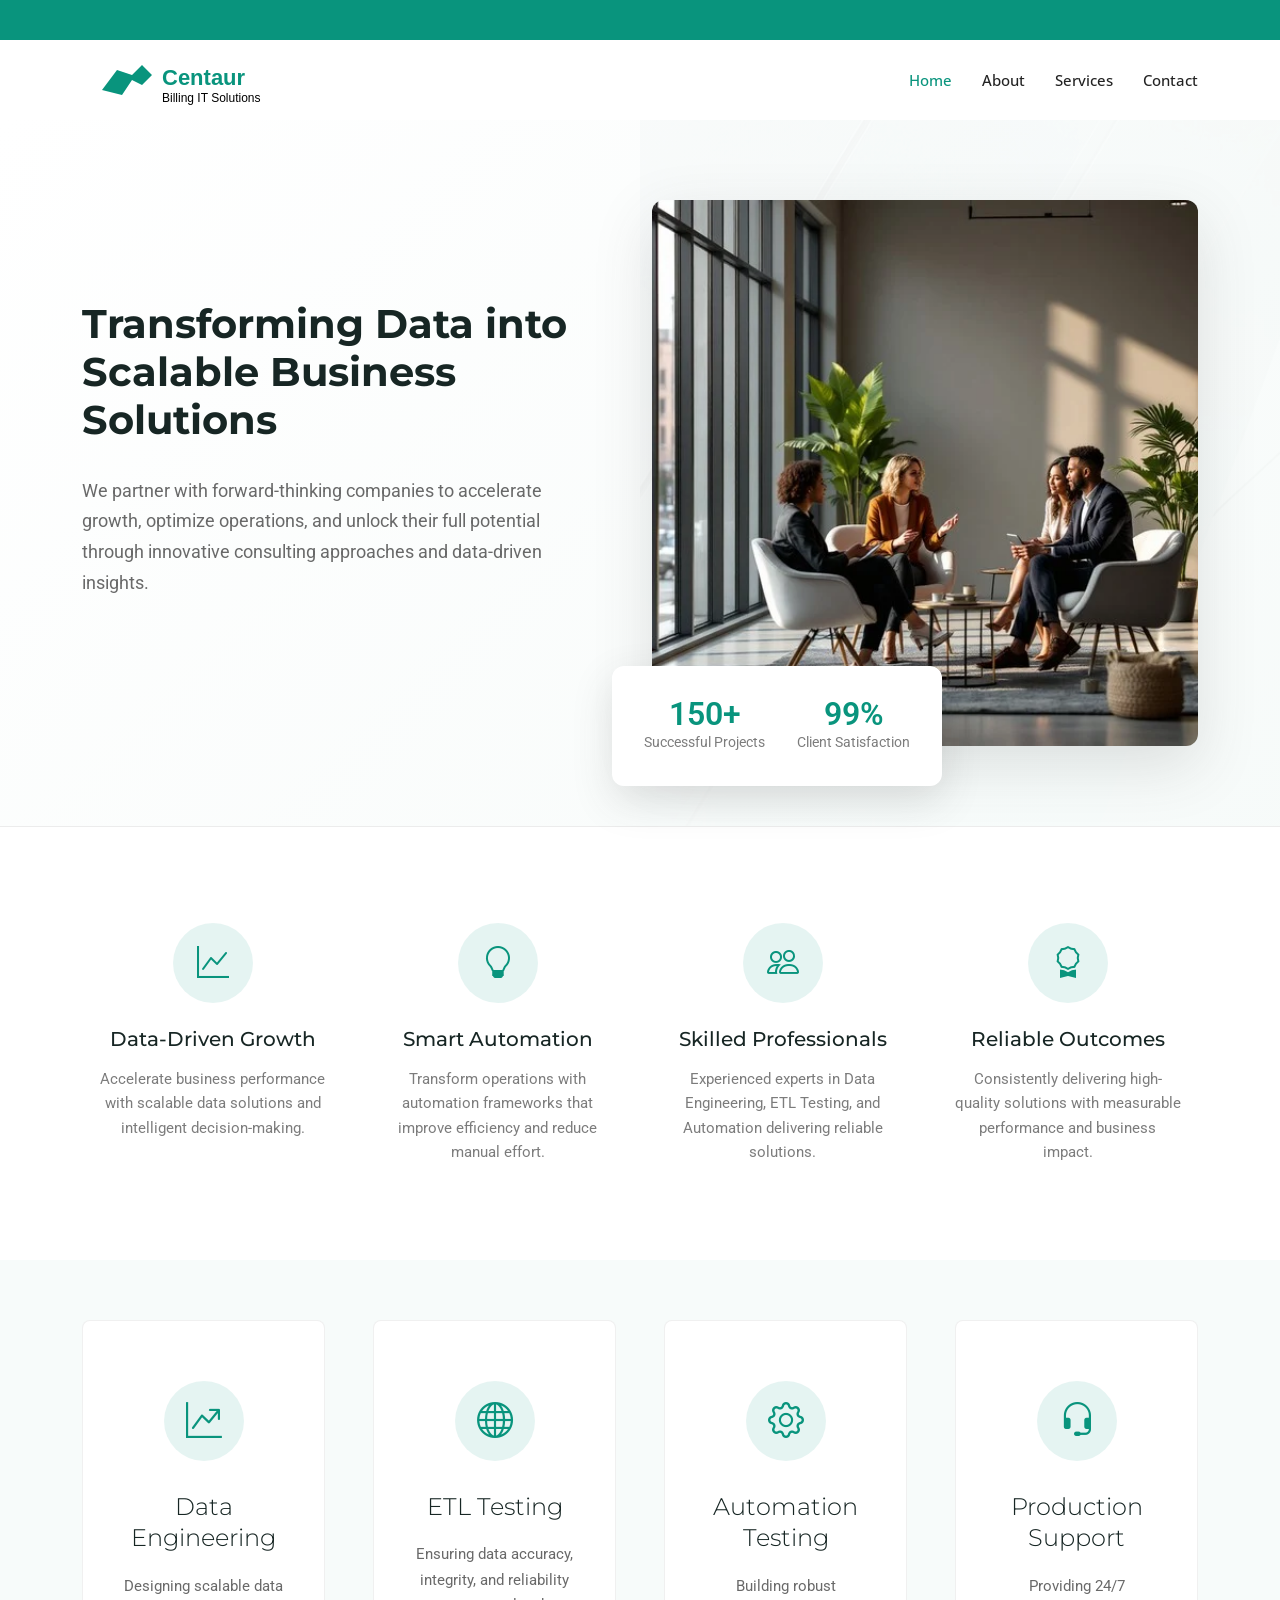
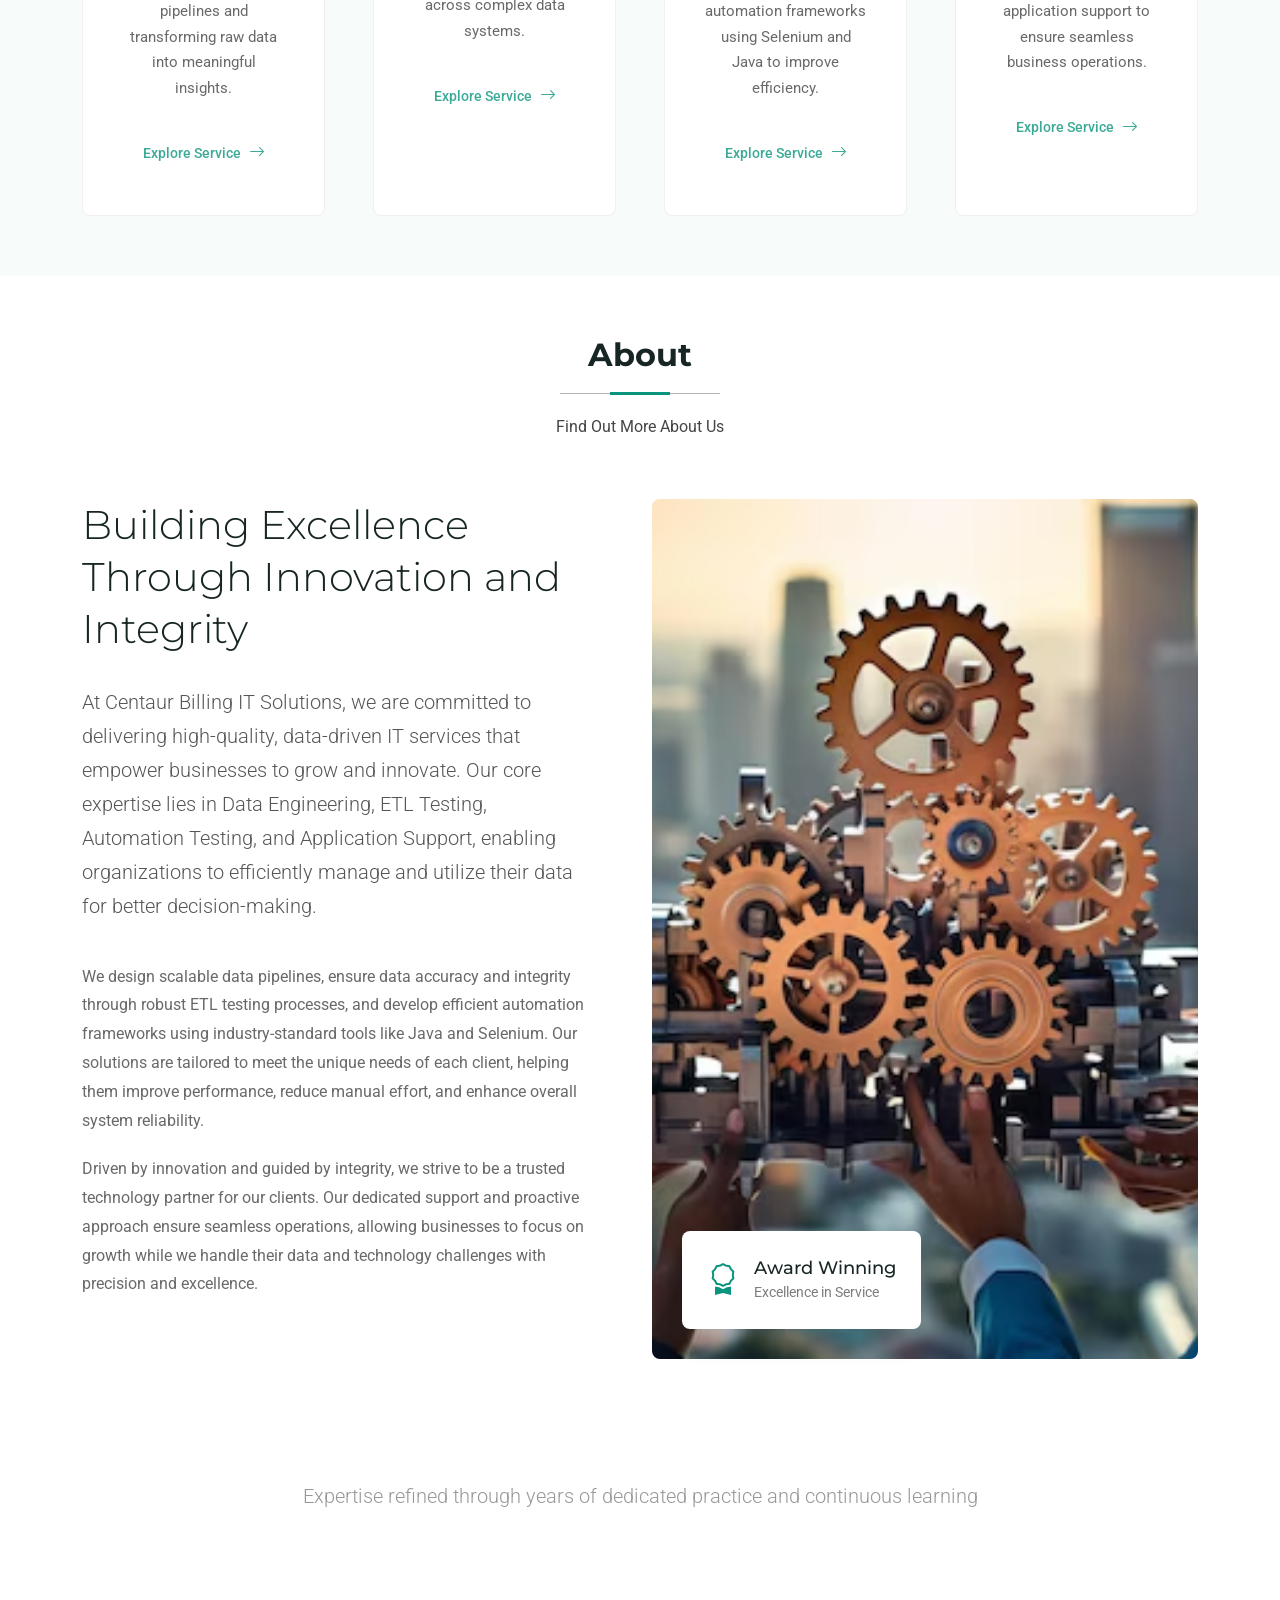
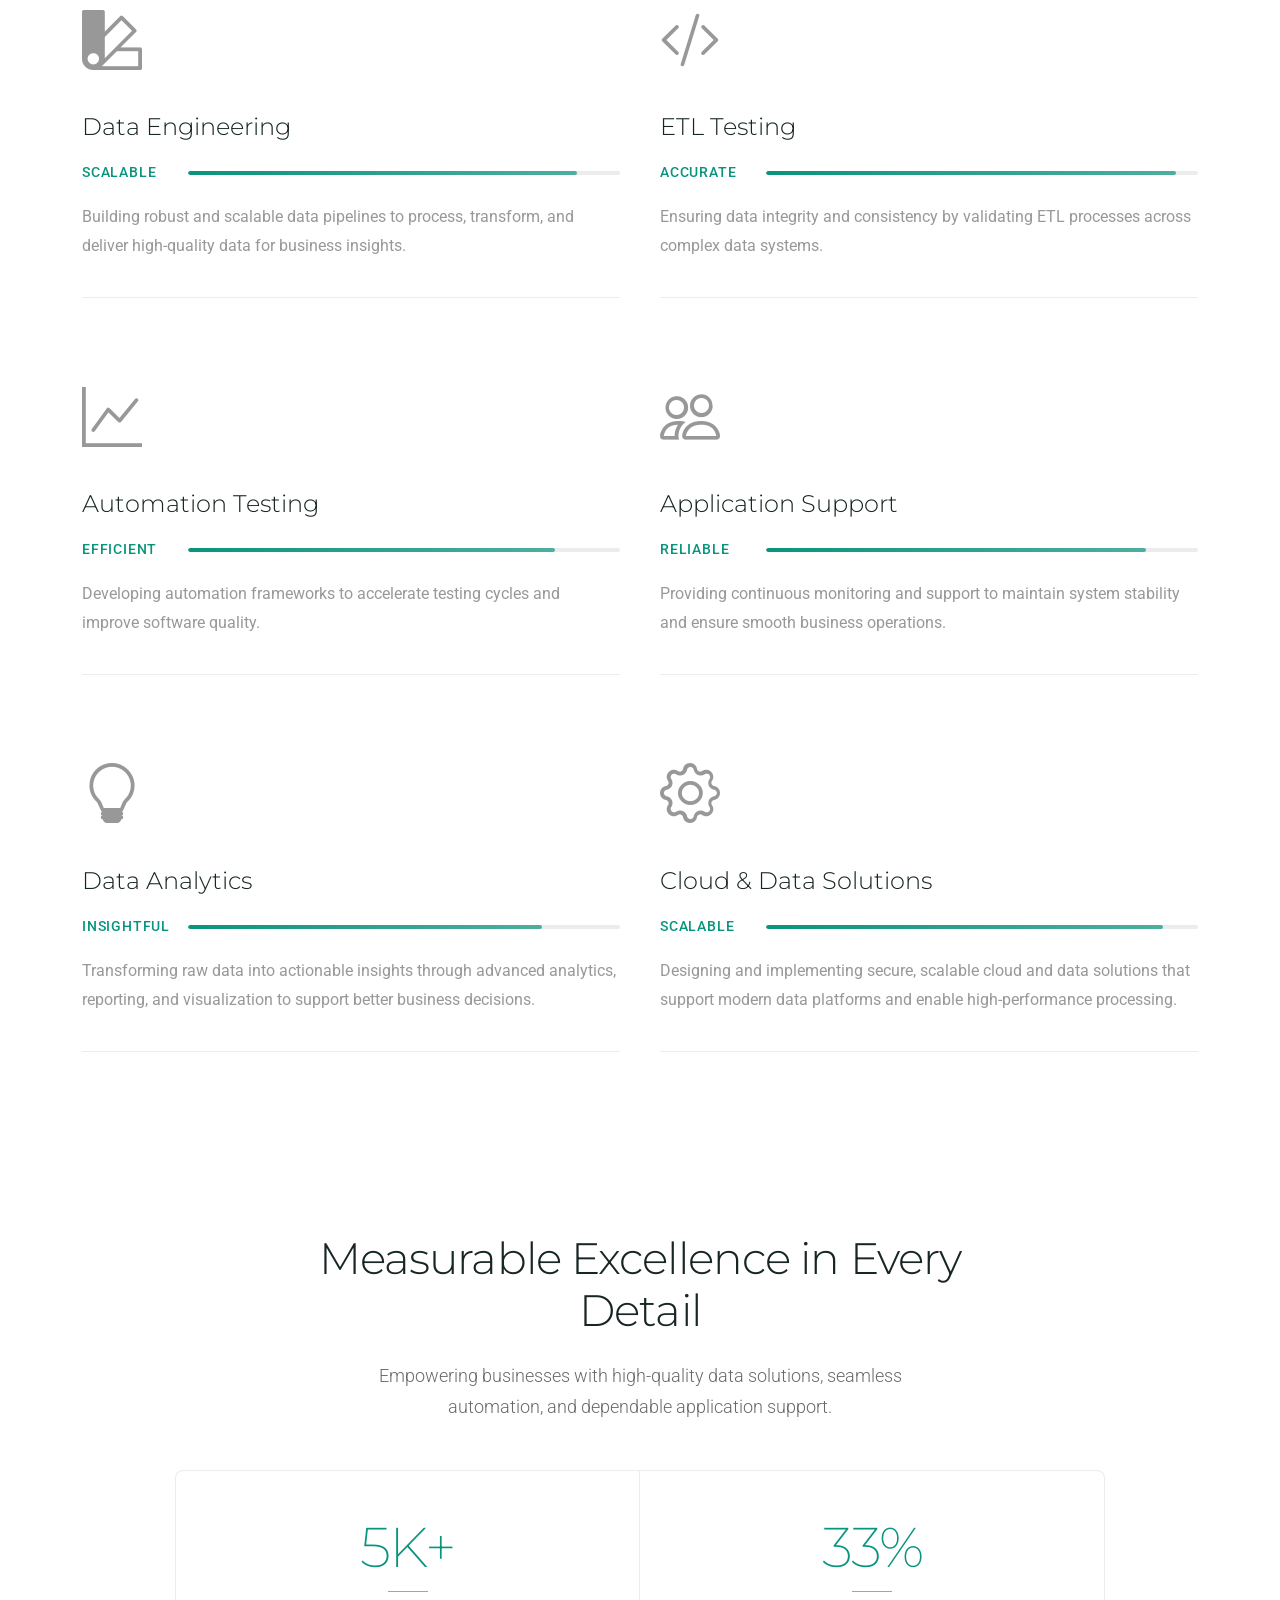
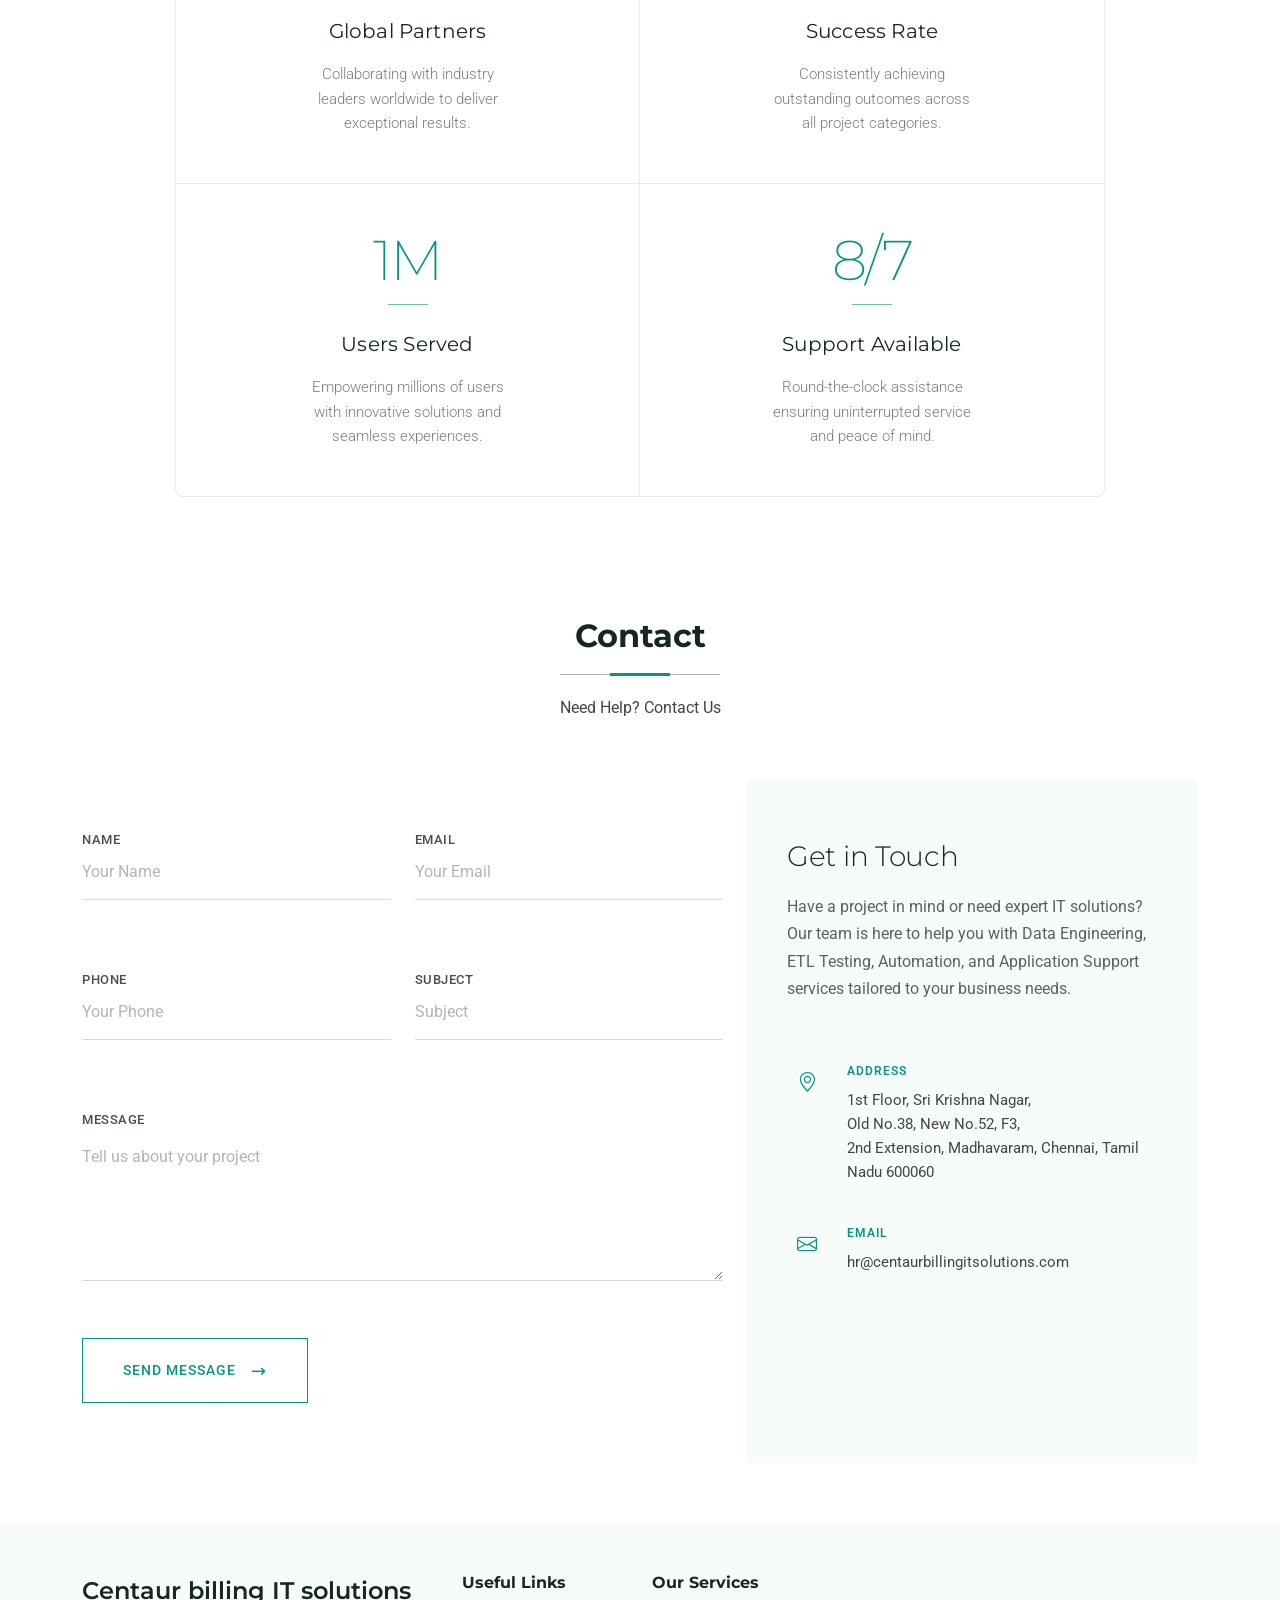
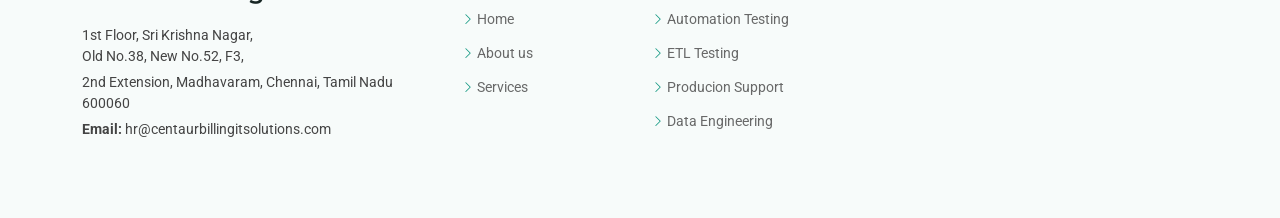
<file: index.html>
<!DOCTYPE html>
<html lang="en">

<head>
  <meta charset="utf-8">
  <meta content="width=device-width, initial-scale=1.0" name="viewport">
  <title>Centaur billing IT Solutions</title>
  <meta name="description" content="">
  <meta name="keywords" content="">

  <!-- Favicons -->
  <link rel="icon" href="/assets/img/favicon.png" type="image/x-icon">
  <link rel="icon" type="image/png" sizes="32x32" href="/assets/img/favicon.png">
  <link rel="icon" type="image/png" sizes="16x16" href="/assets/img/favicon.png">
  <link rel="apple-touch-icon" sizes="180x180" href="/assets/img/favicon.png">

  <!-- Fonts -->
  <link href="https://fonts.googleapis.com" rel="preconnect">
  <link href="https://fonts.gstatic.com" rel="preconnect" crossorigin>
  <link href="https://fonts.googleapis.com/css2?family=Roboto:ital,wght@0,100;0,300;0,400;0,500;0,700;0,900;1,100;1,300;1,400;1,500;1,700;1,900&family=Open+Sans:ital,wght@0,300;0,400;0,500;0,600;0,700;0,800;1,300;1,400;1,500;1,600;1,700;1,800&family=Montserrat:ital,wght@0,100;0,200;0,300;0,400;0,500;0,600;0,700;0,800;0,900;1,100;1,200;1,300;1,400;1,500;1,600;1,700;1,800;1,900&display=swap" rel="stylesheet">

  <!-- Vendor CSS Files -->
  <link href="assets/vendor/bootstrap/css/bootstrap.min.css" rel="stylesheet">
  <link href="assets/vendor/bootstrap-icons/bootstrap-icons.css" rel="stylesheet">
  <link href="assets/vendor/aos/aos.css" rel="stylesheet">
  <link href="assets/vendor/glightbox/css/glightbox.min.css" rel="stylesheet">
  <link href="assets/vendor/swiper/swiper-bundle.min.css" rel="stylesheet">

  <!-- Main CSS File -->
  <link href="assets/css/main.css" rel="stylesheet">

  <!-- =======================================================
  * Template Name: Centaur billing IT Solutions
  ======================================================== -->
</head>

<body class="index-page">

  <header id="header" class="header sticky-top">

    <div class="topbar d-flex align-items-center dark-background">
      <div class="container d-flex justify-content-center justify-content-md-between">
        <div class="contact-info d-flex align-items-center">
         
        </div>
      </div>
    </div><!-- End Top Bar -->

    <div class="branding d-flex align-items-cente">

      <div class="container position-relative d-flex align-items-center justify-content-between">
        <a href="index.html" class="logo d-flex align-items-center">
          <!-- Uncomment the line below if you also wish to use an image logo -->
          <!-- <img src="assets/img/logo.webp" alt=""> -->
          <h1 class="sitename"> <img src="./assets/img/logo.svg" alt="Centaur Logo"></h1>
        </a>

        <nav id="navmenu" class="navmenu">
          <ul>
            <li><a href="#hero" class="active">Home</a></li>
            <li><a href="#about">About</a></li>
            <li><a href="#skills">Services</a>
            </li>
            <li><a href="#contact">Contact</a></li>
          </ul>
          <i class="mobile-nav-toggle d-xl-none bi bi-list"></i>
        </nav>

      </div>

    </div>

  </header>

  <main class="main">

    <!-- Hero Section -->
    <section id="hero" class="hero section">

      <div class="hero-content">
        <div class="container">
          <div class="row align-items-center">
            <div class="col-lg-6" data-aos="fade-up" data-aos-delay="100">
              <div class="content">
                <h1>Transforming Data into Scalable Business Solutions</h1>
                <p>We partner with forward-thinking companies to accelerate growth, optimize operations, and unlock their full potential through innovative consulting approaches and data-driven insights.</p>
           
              </div>
            </div>
            <div class="col-lg-6" data-aos="fade-up" data-aos-delay="200">
              <div class="hero-image">
                <img src="assets/img/about/about-8.webp" alt="Corporate Business" class="img-fluid">
                <div class="floating-card" data-aos="fade-up" data-aos-delay="300">
                  <div class="card-content">
                    <div class="metric">
                      <span class="number">150+</span>
                      <span class="label">Successful Projects</span>
                    </div>
                    <div class="metric">
                      <span class="number">99%</span>
                      <span class="label">Client Satisfaction</span>
                    </div>
                  </div>
                </div>
              </div>
            </div>
          </div>
        </div>

        <div class="hero-features">
          <div class="container">
            <div class="row">
              <div class="col-lg-3 col-md-6" data-aos="fade-up" data-aos-delay="100">
                <div class="feature-item">
                  <div class="icon">
                    <i class="bi bi-graph-up"></i>
                  </div>
                  <h4>Data-Driven Growth</h4>
                  <p>Accelerate business performance with scalable data solutions and intelligent decision-making.</p>
                </div>
              </div>
              <div class="col-lg-3 col-md-6" data-aos="fade-up" data-aos-delay="200">
                <div class="feature-item">
                  <div class="icon">
                    <i class="bi bi-lightbulb"></i>
                  </div>
                  <h4>Smart Automation</h4>
                  <p>Transform operations with automation frameworks that improve efficiency and reduce manual effort.</p>
                </div>
              </div>
              <div class="col-lg-3 col-md-6" data-aos="fade-up" data-aos-delay="300">
                <div class="feature-item">
                  <div class="icon">
                    <i class="bi bi-people"></i>
                  </div>
                  <h4>Skilled Professionals</h4>
                  <p>Experienced experts in Data Engineering, ETL Testing, and Automation delivering reliable solutions.</p>
                </div>
              </div>
              <div class="col-lg-3 col-md-6" data-aos="fade-up" data-aos-delay="400">
                <div class="feature-item">
                  <div class="icon">
                    <i class="bi bi-award"></i>
                  </div>
                  <h4>Reliable Outcomes</h4>
                  <p>Consistently delivering high-quality solutions with measurable performance and business impact.</p>
                </div>
              </div>
            </div>
          </div>
        </div>

      </div>

    </section><!-- /Hero Section -->

    <!-- Featured Services Section -->
    <section id="featured-services" class="featured-services section light-background">

      <div class="container" data-aos="fade-up" data-aos-delay="100">

        <div class="row g-5">

          <div class="col-lg-3 col-md-6" data-aos="fade-up" data-aos-delay="200">
            <div class="service-item">
              <div class="service-icon">
              <i class="bi bi-graph-up-arrow"></i>
              </div>
              <h3>Data Engineering</h3>
              <p>Designing scalable data pipelines and transforming raw data into meaningful insights.</p>
              <a href="service-details.html" class="service-link">
                <span>Explore Service</span>
                <i class="bi bi-arrow-right"></i>
              </a>
            </div>
          </div><!-- End Service Item -->

          <div class="col-lg-3 col-md-6" data-aos="fade-up" data-aos-delay="300">
            <div class="service-item">
              <div class="service-icon">
                <i class="bi bi-globe"></i>
              </div>
              <h3>ETL Testing</h3>
              <p>Ensuring data accuracy, integrity, and reliability across complex data systems.</p>
              <a href="service-details.html" class="service-link">
                <span>Explore Service</span>
                <i class="bi bi-arrow-right"></i>
              </a>
            </div>
          </div><!-- End Service Item -->

          <div class="col-lg-3 col-md-6" data-aos="fade-up" data-aos-delay="400">
            <div class="service-item">
              <div class="service-icon">
                 <i class="bi bi-gear"></i>
              </div>
              <h3>Automation Testing</h3>
              <p>Building robust automation frameworks using Selenium and Java to improve efficiency.</p>
              <a href="service-details.html" class="service-link">
                <span>Explore Service</span>
                <i class="bi bi-arrow-right"></i>
              </a>
            </div>
          </div><!-- End Service Item -->

          <div class="col-lg-3 col-md-6" data-aos="fade-up" data-aos-delay="500">
            <div class="service-item">
              <div class="service-icon">
                <i class="bi bi-headset"></i>
              </div>
              <h3>Production Support</h3>
              <p>Providing 24/7 application support to ensure seamless business operations.</p>
              <a href="service-details.html" class="service-link">
                <span>Explore Service</span>
                <i class="bi bi-arrow-right"></i>
              </a>
            </div>
          </div><!-- End Service Item -->

        </div>

      </div>

    </section><!-- /Featured Services Section -->

    <!-- About Section -->
    <section id="about" class="about section">

      <!-- Section Title -->
      <div class="container section-title" data-aos="fade-up">
        <h2>About</h2>
        <p>Find Out More About Us</p>
      </div><!-- End Section Title -->

      <div class="container" data-aos="fade-up" data-aos-delay="100">

        <div class="row">
          <div class="col-lg-6" data-aos="fade-right" data-aos-delay="200">
            <div class="content">
              <h2>Building Excellence Through Innovation and Integrity</h2>
              <p class="lead">At Centaur Billing IT Solutions, we are committed to delivering high-quality, data-driven IT services that empower businesses to grow and innovate. Our core expertise lies in Data Engineering, ETL Testing, Automation Testing, and Application Support, enabling organizations to efficiently manage and utilize their data for better decision-making.</p>

              <div class="description">
                <p>We design scalable data pipelines, ensure data accuracy and integrity through robust ETL testing processes, and develop efficient automation frameworks using industry-standard tools like Java and Selenium. Our solutions are tailored to meet the unique needs of each client, helping them improve performance, reduce manual effort, and enhance overall system reliability.</p>

                <p>Driven by innovation and guided by integrity, we strive to be a trusted technology partner for our clients. Our dedicated support and proactive approach ensure seamless operations, allowing businesses to focus on growth while we handle their data and technology challenges with precision and excellence.</p>
              </div>
            </div>
          </div>

          <div class="col-lg-6" data-aos="fade-left" data-aos-delay="200">
            <div class="image-container">
              <img src="assets/img/about/about-square-8.webp" alt="About Us" class="img-fluid">
              <div class="image-overlay">
                <div class="overlay-content">
                  <i class="bi bi-award"></i>
                  <div class="overlay-text">
                    <h4>Award Winning</h4>
                    <p>Excellence in Service</p>
                  </div>
                </div>
              </div>
            </div>
          </div>
        </div>

      </div>

    </section><!-- /About Section -->

    <!-- Skills Section -->
    <section id="skills" class="skills section">

      <div class="container" data-aos="fade-up" data-aos-delay="100">

        <div class="row justify-content-center">
          <div class="col-lg-8">
            <div class="intro-content text-center mb-5" data-aos="fade-up" data-aos-delay="150">
              <p class="lead-text">Expertise refined through years of dedicated practice and continuous learning</p>
            </div>
          </div>
        </div>

        <div class="skills-grid">
          <div class="skill-item skills-animation" data-aos="fade-up" data-aos-delay="200">
            <div class="skill-icon">
              <i class="bi bi-palette2"></i>
            </div>
            <h3 class="skill-name">Data Engineering</h3>
            <div class="skill-level">
              <span class="level-text">SCALABLE</span>
              <div class="progress-track progress">
                <div class="progress-bar" role="progressbar" aria-valuenow="90" aria-valuemin="0" aria-valuemax="100"></div>
              </div>
            </div>
            <p class="skill-description">Building robust and scalable data pipelines to process, transform, and deliver high-quality data for business insights.</p>
          </div>

          <div class="skill-item skills-animation" data-aos="fade-up" data-aos-delay="250">
            <div class="skill-icon">
              <i class="bi bi-code-slash"></i>
            </div>
            <h3 class="skill-name">ETL Testing</h3>
            <div class="skill-level">
              <span class="level-text">ACCURATE</span>
              <div class="progress-track progress">
                <div class="progress-bar" role="progressbar" aria-valuenow="95" aria-valuemin="0" aria-valuemax="100"></div>
              </div>
            </div>
            <p class="skill-description">Ensuring data integrity and consistency by validating ETL processes across complex data systems.</p>
          </div>

          <div class="skill-item skills-animation" data-aos="fade-up" data-aos-delay="300">
            <div class="skill-icon">
              <i class="bi bi-graph-up"></i>
            </div>
            <h3 class="skill-name">Automation Testing</h3>
            <div class="skill-level">
              <span class="level-text">EFFICIENT</span>
              <div class="progress-track progress">
                <div class="progress-bar" role="progressbar" aria-valuenow="85" aria-valuemin="0" aria-valuemax="100"></div>
              </div>
            </div>
            <p class="skill-description">Developing automation frameworks to accelerate testing cycles and improve software quality.</p>
          </div>

          <div class="skill-item skills-animation" data-aos="fade-up" data-aos-delay="350">
            <div class="skill-icon">
              <i class="bi bi-people"></i>
            </div>
            <h3 class="skill-name">Application Support</h3>
            <div class="skill-level">
              <span class="level-text">RELIABLE</span>
              <div class="progress-track progress">
                <div class="progress-bar" role="progressbar" aria-valuenow="88" aria-valuemin="0" aria-valuemax="100"></div>
              </div>
            </div>
            <p class="skill-description">Providing continuous monitoring and support to maintain system stability and ensure smooth business operations.</p>
          </div>

          <div class="skill-item skills-animation" data-aos="fade-up" data-aos-delay="400">
            <div class="skill-icon">
              <i class="bi bi-lightbulb"></i>
            </div>
            <h3 class="skill-name">Data Analytics</h3>
            <div class="skill-level">
              <span class="level-text">INSIGHTFUL</span>
              <div class="progress-track progress">
                <div class="progress-bar" role="progressbar" aria-valuenow="82" aria-valuemin="0" aria-valuemax="100"></div>
              </div>
            </div>
            <p class="skill-description">Transforming raw data into actionable insights through advanced analytics, reporting, and visualization to support better business decisions.</p>
          </div>

          <div class="skill-item skills-animation" data-aos="fade-up" data-aos-delay="450">
            <div class="skill-icon">
              <i class="bi bi-gear"></i>
            </div>
            <h3 class="skill-name">Cloud & Data Solutions</h3>
            <div class="skill-level">
              <span class="level-text">SCALABLE</span>
              <div class="progress-track progress">
                <div class="progress-bar" role="progressbar" aria-valuenow="92" aria-valuemin="0" aria-valuemax="100"></div>
              </div>
            </div>
            <p class="skill-description">Designing and implementing secure, scalable cloud and data solutions that support modern data platforms and enable high-performance processing.</p>
          </div>
        </div>

      </div>

    </section><!-- /Skills Section -->

    <!-- Stats Section -->
    <section id="stats" class="stats section">

      <div class="container" data-aos="fade-up" data-aos-delay="100">

        <div class="row justify-content-center mb-5">
          <div class="col-lg-8 text-center" data-aos="fade-up" data-aos-delay="200">
            <h2 class="section-headline mb-4">Measurable Excellence in Every Detail</h2>
            <p class="section-description">Empowering businesses with high-quality data solutions, seamless automation, and dependable application support.</p>
          </div>
        </div>

        <div class="stats-grid row g-0 justify-content-center">
          <div class="col-lg-10">
            <div class="stats-container">

              <div class="stat-item" data-aos="fade-up" data-aos-delay="100">
                <div class="stat-content">
                  <div class="stat-number">
                    <span data-purecounter-start="0" data-purecounter-end="15" data-purecounter-duration="2" class="purecounter"></span>K+
                  </div>
                  <div class="stat-divider"></div>
                  <div class="stat-label">Global Partners</div>
                  <p class="stat-description">Collaborating with industry leaders worldwide to deliver exceptional results.</p>
                </div>
              </div>

              <div class="stat-item" data-aos="fade-up" data-aos-delay="200">
                <div class="stat-content">
                  <div class="stat-number">
                    <span data-purecounter-start="0" data-purecounter-end="95" data-purecounter-duration="2" class="purecounter"></span>%
                  </div>
                  <div class="stat-divider"></div>
                  <div class="stat-label">Success Rate</div>
                  <p class="stat-description">Consistently achieving outstanding outcomes across all project categories.</p>
                </div>
              </div>

              <div class="stat-item" data-aos="fade-up" data-aos-delay="300">
                <div class="stat-content">
                  <div class="stat-number">
                    <span data-purecounter-start="0" data-purecounter-end="2.8" data-purecounter-duration="2" class="purecounter"></span>M
                  </div>
                  <div class="stat-divider"></div>
                  <div class="stat-label">Users Served</div>
                  <p class="stat-description">Empowering millions of users with innovative solutions and seamless experiences.</p>
                </div>
              </div>

              <div class="stat-item" data-aos="fade-up" data-aos-delay="400">
                <div class="stat-content">
                  <div class="stat-number">
                    <span data-purecounter-start="0" data-purecounter-end="24" data-purecounter-duration="2" class="purecounter"></span>/7
                  </div>
                  <div class="stat-divider"></div>
                  <div class="stat-label">Support Available</div>
                  <p class="stat-description">Round-the-clock assistance ensuring uninterrupted service and peace of mind.</p>
                </div>
              </div>

            </div>
          </div>
        </div>
      </div>

    </section><!-- /Stats Section -->

    <!-- Contact Section -->
    <section id="contact" class="contact section">
      <!-- Section Title -->
      <div class="container section-title" data-aos="fade-up">
        <h2>Contact</h2>
        <p>Need Help? Contact Us</p>
      </div><!-- End Section Title -->

      <div class="container" data-aos="fade-up" data-aos-delay="100">
        <div class="row align-items-stretch">
          <div class="col-lg-7 order-lg-1 order-2" data-aos="fade-right" data-aos-delay="200">
            <div class="contact-form-container">
              <form action="forms/contact.php" method="post" class="php-email-form contact-form">
                <div class="row">
                  <div class="col-md-6">
                    <div class="form-field">
                      <input type="text" name="name" class="form-input" id="userName" placeholder="Your Name" required="">
                      <label for="userName" class="field-label">Name</label>
                    </div>
                  </div>

                  <div class="col-md-6">
                    <div class="form-field">
                      <input type="email" class="form-input" name="email" id="userEmail" placeholder="Your Email" required="">
                      <label for="userEmail" class="field-label">Email</label>
                    </div>
                  </div>
                </div>

                <div class="row">
                  <div class="col-md-6">
                    <div class="form-field">
                      <input type="tel" class="form-input" name="phone" id="userPhone" placeholder="Your Phone">
                      <label for="userPhone" class="field-label">Phone</label>
                    </div>
                  </div>

                  <div class="col-md-6">
                    <div class="form-field">
                      <input type="text" class="form-input" name="subject" id="messageSubject" placeholder="Subject" required="">
                      <label for="messageSubject" class="field-label">Subject</label>
                    </div>
                  </div>
                </div>

                <div class="form-field message-field">
                  <textarea class="form-input message-input" name="message" id="userMessage" rows="5" placeholder="Tell us about your project" required=""></textarea>
                  <label for="userMessage" class="field-label">Message</label>
                </div>

                <div class="my-3">
                  <div class="loading">Loading</div>
                  <div class="error-message"></div>
                  <div class="sent-message">Your message has been sent. Thank you!</div>
                </div>

                <button type="submit" class="send-button">
                  Send Message
                  <span class="button-arrow">→</span>
                </button>
              </form>
            </div>
          </div>

          <div class="col-lg-5 order-lg-2 order-1" data-aos="fade-left" data-aos-delay="300">
            <div class="contact-sidebar">
              <div class="contact-header">
                <h3>Get in Touch</h3>
                <p>Have a project in mind or need expert IT solutions? Our team is here to help you with Data Engineering, ETL Testing, Automation, and Application Support services tailored to your business needs.</p>
              </div>

              <div class="contact-methods">
                <div class="contact-method" data-aos="fade-in" data-aos-delay="350">
                  <div class="contact-icon">
                    <i class="bi bi-geo-alt"></i>
                  </div>
                  <div class="contact-details">
                    <span class="method-label">Address</span>
                    <p>1st Floor, Sri Krishna Nagar,<br>Old No.38, New No.52, F3,</p>
                    <P>2nd Extension, Madhavaram, Chennai, Tamil Nadu 600060</P>
                  </div>
                </div>
                <div class="contact-method" data-aos="fade-in" data-aos-delay="400">
                  <div class="contact-icon">
                    <i class="bi bi-envelope"></i>
                  </div>
                  <div class="contact-details">
                    <span class="method-label">Email</span>
                    <p>hr@centaurbillingitsolutions.com</p>
                  </div>
                </div>

                <!-- <div class="contact-method" data-aos="fade-in" data-aos-delay="450">
                  <div class="contact-icon">
                    <i class="bi bi-telephone"></i>
                  </div>
                  <div class="contact-details">
                    <span class="method-label">Phone</span> 
                    <p></p>
                  </div>
                </div> -->

                <div class="contact-method" data-aos="fade-in" data-aos-delay="500">
                </div>
              </div>
              </div>
            </div>
          </div>
        </div>
      </div>
    </section><!-- /Contact Section -->

  </main>

  <footer id="footer" class="footer light-background">

    <div class="container footer-top">
      <div class="row gy-4">
        <div class="col-lg-4 col-md-6 footer-about">
          <a href="index.html" class="d-flex align-items-center">
            <span class="sitename">Centaur billing IT solutions</span>
          </a>
          <div class="footer-contact pt-3">
            <p>1st Floor, Sri Krishna Nagar,<br>Old No.38, New No.52, F3,</p>
            <P>2nd Extension, Madhavaram, Chennai, Tamil Nadu 600060</P>
            <!-- <p class="mt-3"><strong>Phone:</strong> <span></span></p> -->
            <p><strong>Email:</strong> <span>hr@centaurbillingitsolutions.com</span></p>
          </div>
        </div>

        <div class="col-lg-2 col-md-3 footer-links">
          <h4>Useful Links</h4>
          <ul>
            <li><i class="bi bi-chevron-right"></i> <a href="#">Home</a></li>
            <li><i class="bi bi-chevron-right"></i> <a href="#about">About us</a></li>
            <li><i class="bi bi-chevron-right"></i> <a href="#featured-servicess">Services</a></li>
          </ul>
        </div>

        <div class="col-lg-2 col-md-3 footer-links">
          <h4>Our Services</h4>
          <ul>
            <li><i class="bi bi-chevron-right"></i> <a href="#">Automation Testing</a></li>
            <li><i class="bi bi-chevron-right"></i> <a href="#">ETL Testing</a></li>
            <li><i class="bi bi-chevron-right"></i> <a href="#">Producion Support</a></li>
            <li><i class="bi bi-chevron-right"></i> <a href="#">Data Engineering</a></li>
          </ul>
        </div>

      </div>
    </div>

  </footer>

  <!-- Scroll Top -->
  <a href="#" id="scroll-top" class="scroll-top d-flex align-items-center justify-content-center"><i class="bi bi-arrow-up-short"></i></a>

  <!-- Preloader -->
  <div id="preloader">
    <div></div>
    <div></div>
    <div></div>
    <div></div>
  </div>

  <!-- Vendor JS Files -->
  <script src="assets/vendor/bootstrap/js/bootstrap.bundle.min.js"></script>
  <script src="assets/vendor/php-email-form/validate.js"></script>
  <script src="assets/vendor/aos/aos.js"></script>
  <script src="assets/vendor/glightbox/js/glightbox.min.js"></script>
  <script src="assets/vendor/purecounter/purecounter_vanilla.js"></script>
  <script src="assets/vendor/waypoints/noframework.waypoints.js"></script>
  <script src="assets/vendor/swiper/swiper-bundle.min.js"></script>
  <script src="assets/vendor/imagesloaded/imagesloaded.pkgd.min.js"></script>
  <script src="assets/vendor/isotope-layout/isotope.pkgd.min.js"></script>

  <!-- Main JS File -->
  <script src="assets/js/main.js"></script>

</body>

</html>
</file>
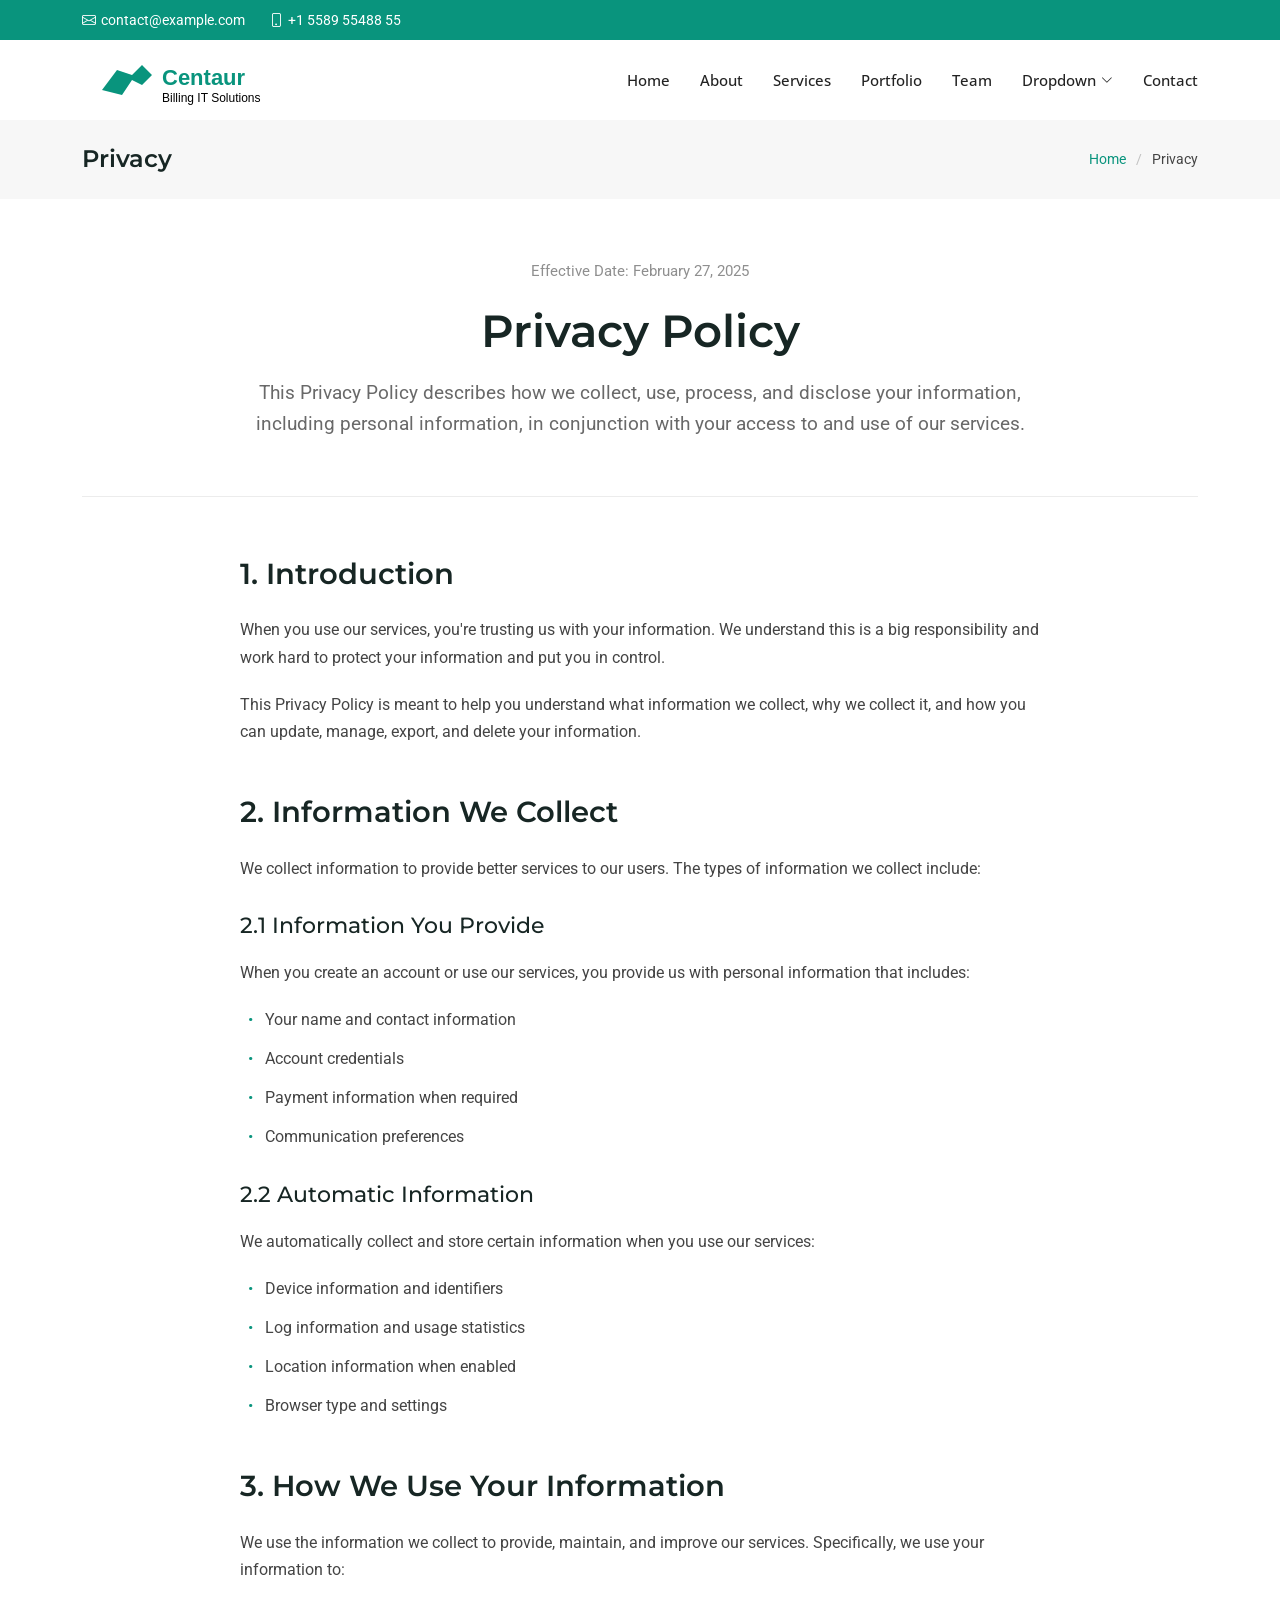
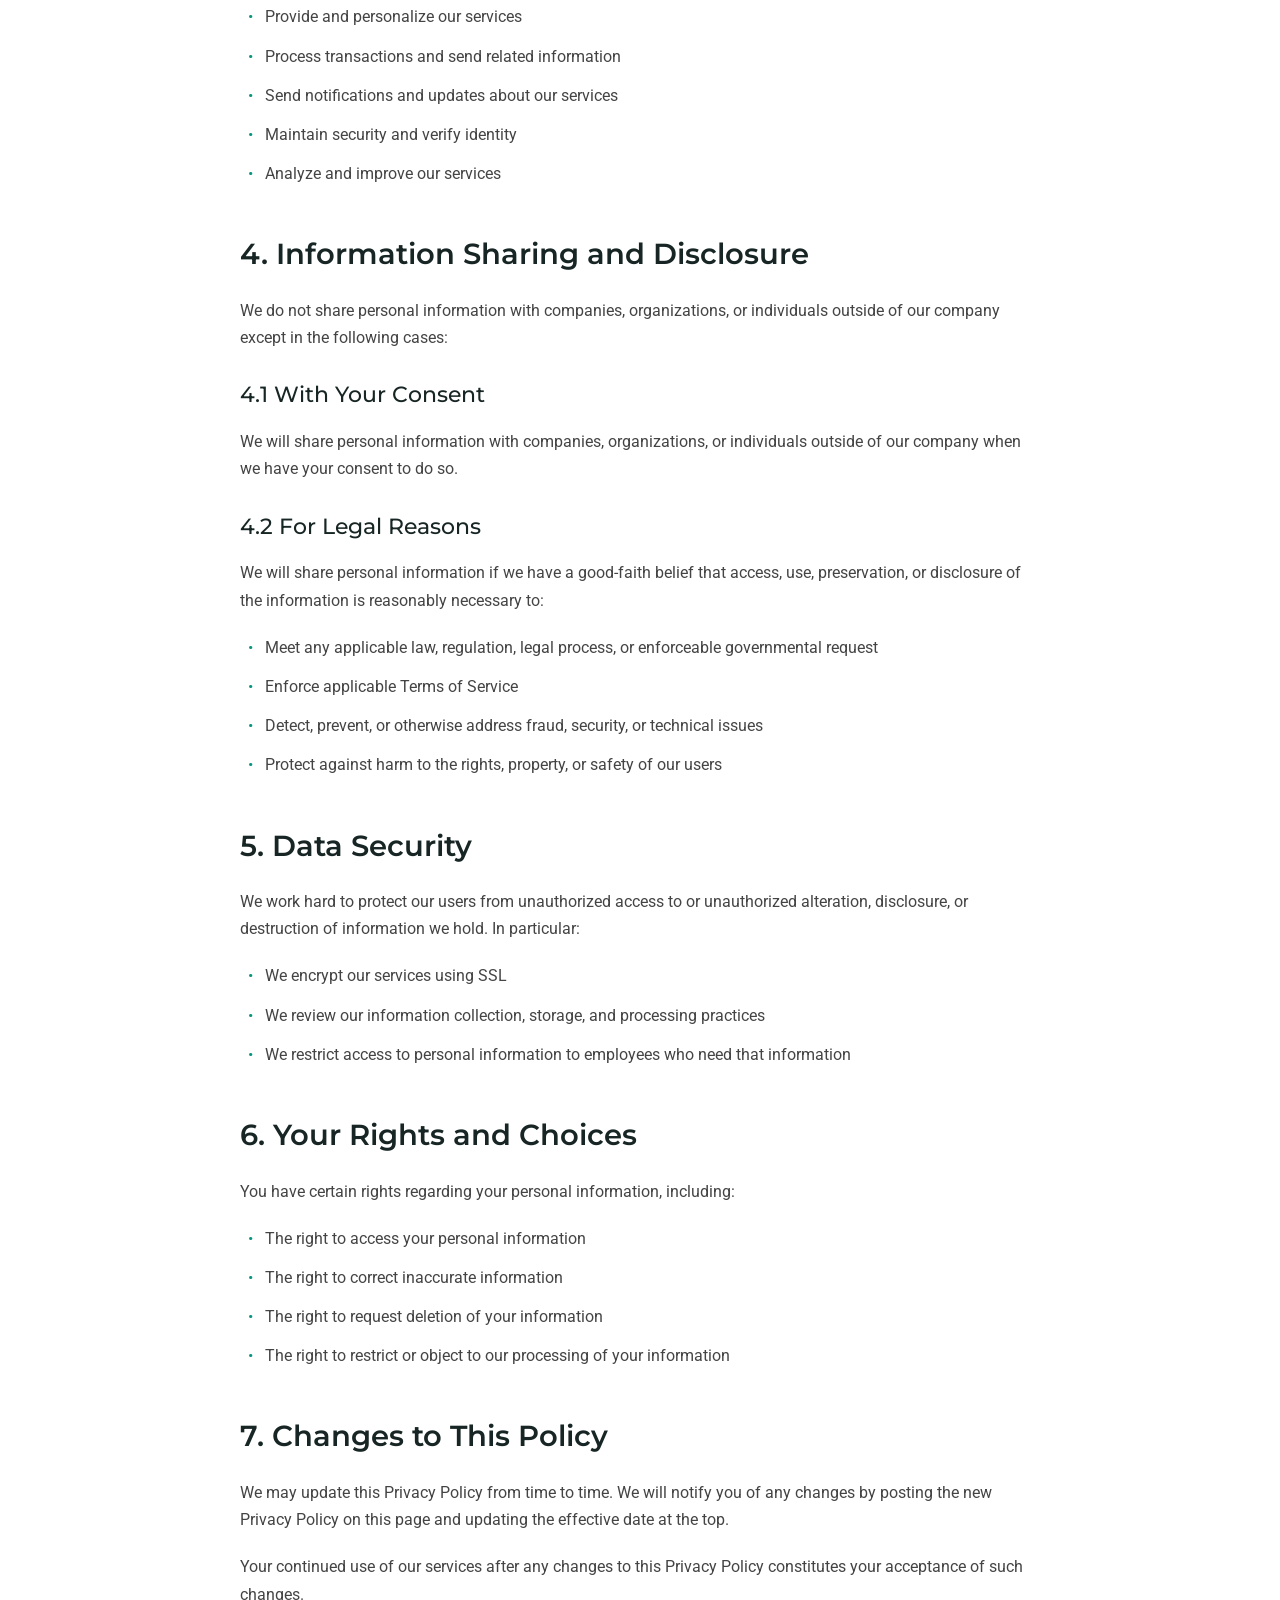
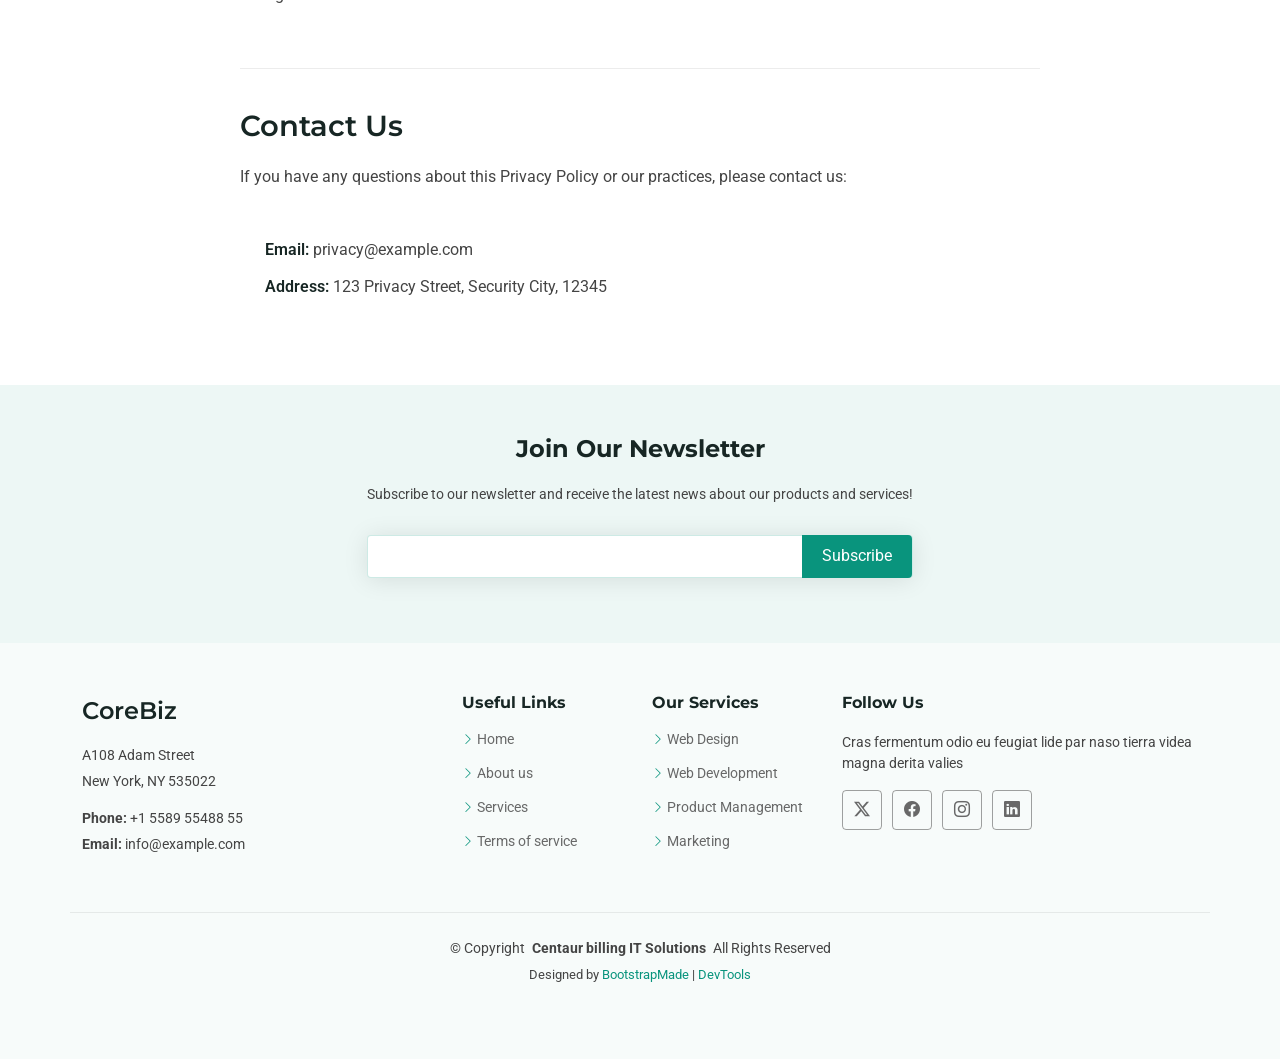
<file: privacy.html>
<!DOCTYPE html>
<html lang="en">

<head>
  <meta charset="utf-8">
  <meta content="width=device-width, initial-scale=1.0" name="viewport">
  <title>Privacy - CoreBiz Bootstrap Template</title>
  <meta name="description" content="">
  <meta name="keywords" content="">

  <!-- Favicons -->
  <link href="assets/img/favicon.png" rel="icon">
    <link rel="apple-touch-icon" sizes="180x180" href="/assets/img/favicon.png">

  <!-- Fonts -->
  <link href="https://fonts.googleapis.com" rel="preconnect">
  <link href="https://fonts.gstatic.com" rel="preconnect" crossorigin>
  <link href="https://fonts.googleapis.com/css2?family=Roboto:ital,wght@0,100;0,300;0,400;0,500;0,700;0,900;1,100;1,300;1,400;1,500;1,700;1,900&family=Open+Sans:ital,wght@0,300;0,400;0,500;0,600;0,700;0,800;1,300;1,400;1,500;1,600;1,700;1,800&family=Montserrat:ital,wght@0,100;0,200;0,300;0,400;0,500;0,600;0,700;0,800;0,900;1,100;1,200;1,300;1,400;1,500;1,600;1,700;1,800;1,900&display=swap" rel="stylesheet">

  <!-- Vendor CSS Files -->
  <link href="assets/vendor/bootstrap/css/bootstrap.min.css" rel="stylesheet">
  <link href="assets/vendor/bootstrap-icons/bootstrap-icons.css" rel="stylesheet">
  <link href="assets/vendor/aos/aos.css" rel="stylesheet">
  <link href="assets/vendor/glightbox/css/glightbox.min.css" rel="stylesheet">
  <link href="assets/vendor/swiper/swiper-bundle.min.css" rel="stylesheet">

  <!-- Main CSS File -->
  <link href="assets/css/main.css" rel="stylesheet">

  <!-- =======================================================
  * Template Name: Centaur billing IT Solutions
  ======================================================== -->
</head>

<body class="privacy-page">

  <header id="header" class="header sticky-top">

    <div class="topbar d-flex align-items-center dark-background">
      <div class="container d-flex justify-content-center justify-content-md-between">
        <div class="contact-info d-flex align-items-center">
          <i class="bi bi-envelope d-flex align-items-center"><a href="mailto:contact@example.com">contact@example.com</a></i>
          <i class="bi bi-phone d-flex align-items-center ms-4"><span>+1 5589 55488 55</span></i>
        </div>
      </div>
    </div><!-- End Top Bar -->

    <div class="branding d-flex align-items-cente">

      <div class="container position-relative d-flex align-items-center justify-content-between">
        <a href="index.html" class="logo d-flex align-items-center">
          <!-- Uncomment the line below if you also wish to use an image logo -->
          <!-- <img src="assets/img/logo.webp" alt=""> -->
          <h1 class="sitename"><img src="./assets/img/logo.svg" alt="Centaur Logo"></h1>
        </a>

        <nav id="navmenu" class="navmenu">
          <ul>
            <li><a href="#hero">Home</a></li>
            <li><a href="#about">About</a></li>
            <li><a href="#services">Services</a></li>
            <li><a href="#portfolio">Portfolio</a></li>
            <li><a href="#team">Team</a></li>
            <li class="dropdown"><a href="#"><span>Dropdown</span> <i class="bi bi-chevron-down toggle-dropdown"></i></a>
              <ul>
                <li><a href="#">Dropdown 1</a></li>
                <li class="dropdown"><a href="#"><span>Deep Dropdown</span> <i class="bi bi-chevron-down toggle-dropdown"></i></a>
                  <ul>
                    <li><a href="#">Deep Dropdown 1</a></li>
                    <li><a href="#">Deep Dropdown 2</a></li>
                    <li><a href="#">Deep Dropdown 3</a></li>
                    <li><a href="#">Deep Dropdown 4</a></li>
                    <li><a href="#">Deep Dropdown 5</a></li>
                  </ul>
                </li>
                <li><a href="#">Dropdown 2</a></li>
                <li><a href="#">Dropdown 3</a></li>
                <li><a href="#">Dropdown 4</a></li>
              </ul>
            </li>
            <li><a href="#contact">Contact</a></li>
          </ul>
          <i class="mobile-nav-toggle d-xl-none bi bi-list"></i>
        </nav>

      </div>

    </div>

  </header>

  <main class="main">

    <!-- Page Title -->
    <div class="page-title" data-aos="fade">
      <div class="container d-lg-flex justify-content-between align-items-center">
        <h1 class="mb-2 mb-lg-0">Privacy</h1>
        <nav class="breadcrumbs">
          <ol>
            <li><a href="index.html">Home</a></li>
            <li class="current">Privacy</li>
          </ol>
        </nav>
      </div>
    </div><!-- End Page Title -->

    <!-- Privacy 2 Section -->
    <section id="privacy-2" class="privacy-2 section">

      <div class="container" data-aos="fade-up">
        <!-- Header -->
        <div class="privacy-header" data-aos="fade-up">
          <div class="header-content">
            <div class="last-updated">Effective Date: February 27, 2025</div>
            <h1>Privacy Policy</h1>
            <p class="intro-text">This Privacy Policy describes how we collect, use, process, and disclose your information, including personal information, in conjunction with your access to and use of our services.</p>
          </div>
        </div>

        <!-- Main Content -->
        <div class="privacy-content" data-aos="fade-up">
          <!-- Introduction -->
          <div class="content-section">
            <h2>1. Introduction</h2>
            <p>When you use our services, you're trusting us with your information. We understand this is a big responsibility and work hard to protect your information and put you in control.</p>
            <p>This Privacy Policy is meant to help you understand what information we collect, why we collect it, and how you can update, manage, export, and delete your information.</p>
          </div>

          <!-- Information Collection -->
          <div class="content-section">
            <h2>2. Information We Collect</h2>
            <p>We collect information to provide better services to our users. The types of information we collect include:</p>

            <h3>2.1 Information You Provide</h3>
            <p>When you create an account or use our services, you provide us with personal information that includes:</p>
            <ul>
              <li>Your name and contact information</li>
              <li>Account credentials</li>
              <li>Payment information when required</li>
              <li>Communication preferences</li>
            </ul>

            <h3>2.2 Automatic Information</h3>
            <p>We automatically collect and store certain information when you use our services:</p>
            <ul>
              <li>Device information and identifiers</li>
              <li>Log information and usage statistics</li>
              <li>Location information when enabled</li>
              <li>Browser type and settings</li>
            </ul>
          </div>

          <!-- Use of Information -->
          <div class="content-section">
            <h2>3. How We Use Your Information</h2>
            <p>We use the information we collect to provide, maintain, and improve our services. Specifically, we use your information to:</p>
            <ul>
              <li>Provide and personalize our services</li>
              <li>Process transactions and send related information</li>
              <li>Send notifications and updates about our services</li>
              <li>Maintain security and verify identity</li>
              <li>Analyze and improve our services</li>
            </ul>
          </div>

          <!-- Information Sharing -->
          <div class="content-section">
            <h2>4. Information Sharing and Disclosure</h2>
            <p>We do not share personal information with companies, organizations, or individuals outside of our company except in the following cases:</p>

            <h3>4.1 With Your Consent</h3>
            <p>We will share personal information with companies, organizations, or individuals outside of our company when we have your consent to do so.</p>

            <h3>4.2 For Legal Reasons</h3>
            <p>We will share personal information if we have a good-faith belief that access, use, preservation, or disclosure of the information is reasonably necessary to:</p>
            <ul>
              <li>Meet any applicable law, regulation, legal process, or enforceable governmental request</li>
              <li>Enforce applicable Terms of Service</li>
              <li>Detect, prevent, or otherwise address fraud, security, or technical issues</li>
              <li>Protect against harm to the rights, property, or safety of our users</li>
            </ul>
          </div>

          <!-- Data Security -->
          <div class="content-section">
            <h2>5. Data Security</h2>
            <p>We work hard to protect our users from unauthorized access to or unauthorized alteration, disclosure, or destruction of information we hold. In particular:</p>
            <ul>
              <li>We encrypt our services using SSL</li>
              <li>We review our information collection, storage, and processing practices</li>
              <li>We restrict access to personal information to employees who need that information</li>
            </ul>
          </div>

          <!-- Your Rights -->
          <div class="content-section">
            <h2>6. Your Rights and Choices</h2>
            <p>You have certain rights regarding your personal information, including:</p>
            <ul>
              <li>The right to access your personal information</li>
              <li>The right to correct inaccurate information</li>
              <li>The right to request deletion of your information</li>
              <li>The right to restrict or object to our processing of your information</li>
            </ul>
          </div>

          <!-- Policy Updates -->
          <div class="content-section">
            <h2>7. Changes to This Policy</h2>
            <p>We may update this Privacy Policy from time to time. We will notify you of any changes by posting the new Privacy Policy on this page and updating the effective date at the top.</p>
            <p>Your continued use of our services after any changes to this Privacy Policy constitutes your acceptance of such changes.</p>
          </div>
        </div>

        <!-- Contact Section -->
        <div class="privacy-contact" data-aos="fade-up">
          <h2>Contact Us</h2>
          <p>If you have any questions about this Privacy Policy or our practices, please contact us:</p>
          <div class="contact-details">
            <p><strong>Email:</strong> privacy@example.com</p>
            <p><strong>Address:</strong> 123 Privacy Street, Security City, 12345</p>
          </div>
        </div>

      </div>

    </section><!-- /Privacy 2 Section -->

  </main>

  <footer id="footer" class="footer light-background">

    <div class="footer-newsletter">
      <div class="container">
        <div class="row justify-content-center text-center">
          <div class="col-lg-6">
            <h4>Join Our Newsletter</h4>
            <p>Subscribe to our newsletter and receive the latest news about our products and services!</p>
            <form action="forms/newsletter.php" method="post" class="php-email-form">
              <div class="newsletter-form"><input type="email" name="email"><input type="submit" value="Subscribe"></div>
              <div class="loading">Loading</div>
              <div class="error-message"></div>
              <div class="sent-message">Your subscription request has been sent. Thank you!</div>
            </form>
          </div>
        </div>
      </div>
    </div>

    <div class="container footer-top">
      <div class="row gy-4">
        <div class="col-lg-4 col-md-6 footer-about">
          <a href="index.html" class="d-flex align-items-center">
            <span class="sitename">CoreBiz</span>
          </a>
          <div class="footer-contact pt-3">
            <p>A108 Adam Street</p>
            <p>New York, NY 535022</p>
            <p class="mt-3"><strong>Phone:</strong> <span>+1 5589 55488 55</span></p>
            <p><strong>Email:</strong> <span>info@example.com</span></p>
          </div>
        </div>

        <div class="col-lg-2 col-md-3 footer-links">
          <h4>Useful Links</h4>
          <ul>
            <li><i class="bi bi-chevron-right"></i> <a href="#">Home</a></li>
            <li><i class="bi bi-chevron-right"></i> <a href="#">About us</a></li>
            <li><i class="bi bi-chevron-right"></i> <a href="#">Services</a></li>
            <li><i class="bi bi-chevron-right"></i> <a href="#">Terms of service</a></li>
          </ul>
        </div>

        <div class="col-lg-2 col-md-3 footer-links">
          <h4>Our Services</h4>
          <ul>
            <li><i class="bi bi-chevron-right"></i> <a href="#">Web Design</a></li>
            <li><i class="bi bi-chevron-right"></i> <a href="#">Web Development</a></li>
            <li><i class="bi bi-chevron-right"></i> <a href="#">Product Management</a></li>
            <li><i class="bi bi-chevron-right"></i> <a href="#">Marketing</a></li>
          </ul>
        </div>

        <div class="col-lg-4 col-md-12">
          <h4>Follow Us</h4>
          <p>Cras fermentum odio eu feugiat lide par naso tierra videa magna derita valies</p>
          <div class="social-links d-flex">
            <a href=""><i class="bi bi-twitter-x"></i></a>
            <a href=""><i class="bi bi-facebook"></i></a>
            <a href=""><i class="bi bi-instagram"></i></a>
            <a href=""><i class="bi bi-linkedin"></i></a>
          </div>
        </div>

      </div>
    </div>

    <div class="container copyright text-center mt-4">
      <p>© <span>Copyright</span> <strong class="px-1 sitename">Centaur billing IT Solutions</strong> <span>All Rights Reserved</span></p>
      <div class="credits">
        <!-- All the links in the footer should remain intact. -->
        <!-- You can delete the links only if you've purchased the pro version. -->
        <!-- Licensing information: https://bootstrapmade.com/license/ -->
        <!-- Purchase the pro version with working PHP/AJAX contact form: [buy-url] -->
        Designed by <a href="https://bootstrapmade.com/">BootstrapMade</a> | <a href="https://bootstrapmade.com/tools/">DevTools</a>
      </div>
    </div>

  </footer>

  <!-- Scroll Top -->
  <a href="#" id="scroll-top" class="scroll-top d-flex align-items-center justify-content-center"><i class="bi bi-arrow-up-short"></i></a>

  <!-- Preloader -->
  <div id="preloader">
    <div></div>
    <div></div>
    <div></div>
    <div></div>
  </div>

  <!-- Vendor JS Files -->
  <script src="assets/vendor/bootstrap/js/bootstrap.bundle.min.js"></script>
  <script src="assets/vendor/php-email-form/validate.js"></script>
  <script src="assets/vendor/aos/aos.js"></script>
  <script src="assets/vendor/glightbox/js/glightbox.min.js"></script>
  <script src="assets/vendor/purecounter/purecounter_vanilla.js"></script>
  <script src="assets/vendor/waypoints/noframework.waypoints.js"></script>
  <script src="assets/vendor/swiper/swiper-bundle.min.js"></script>
  <script src="assets/vendor/imagesloaded/imagesloaded.pkgd.min.js"></script>
  <script src="assets/vendor/isotope-layout/isotope.pkgd.min.js"></script>

  <!-- Main JS File -->
  <script src="assets/js/main.js"></script>

</body>

</html>
</file>
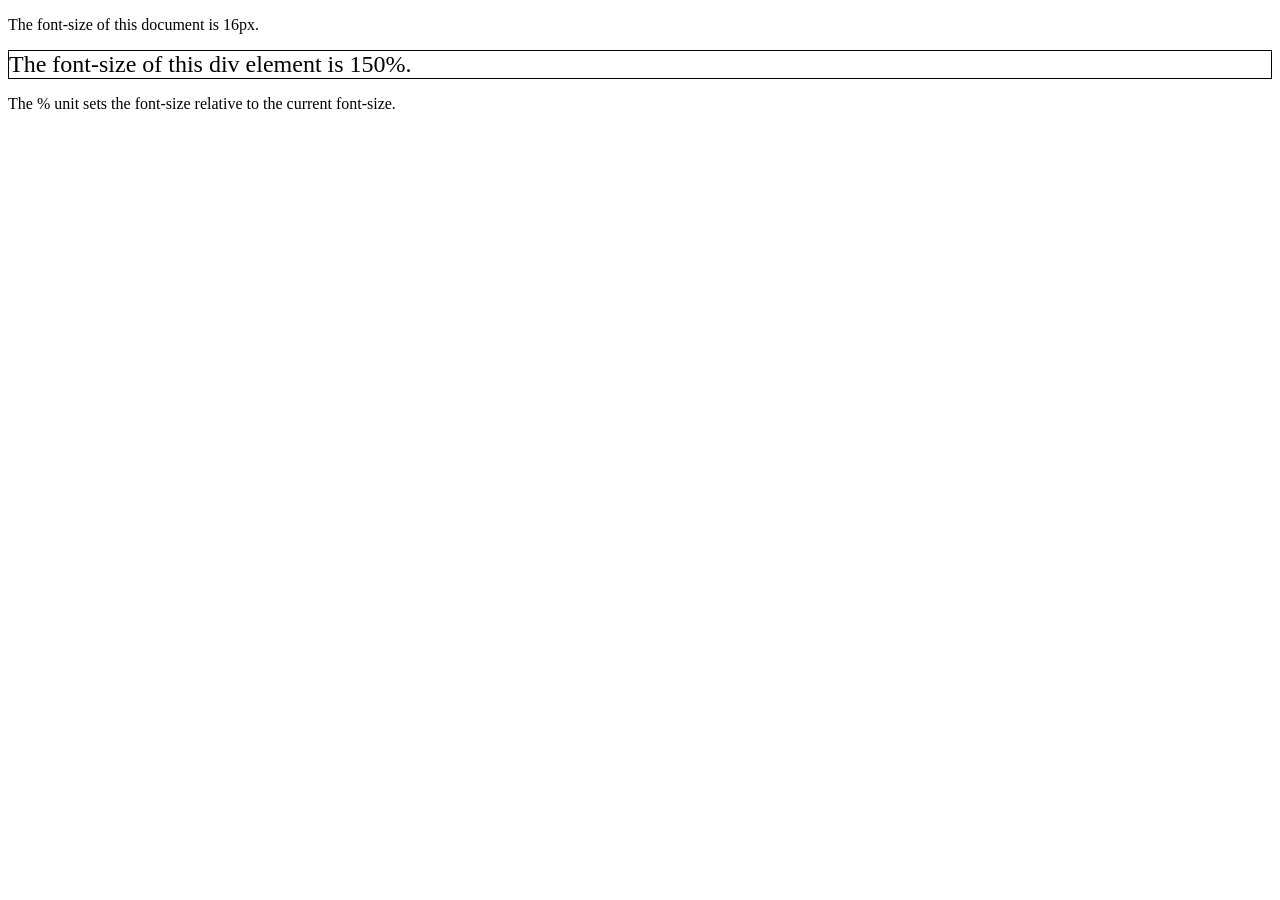
<file: service-details.html>
<!DOCTYPE html>
<html>
<head>
<style>
body {
 font-size:16px;
}

div {
  font-size: 150%;
  border: 1px solid black;
}

</style>
</head>
<body>

<p>The font-size of this document is 16px.</p>

<div>The font-size of this div element is 150%.</div>

<p>The % unit sets the font-size relative to the current font-size.</p>

</body>
</html>
</file>
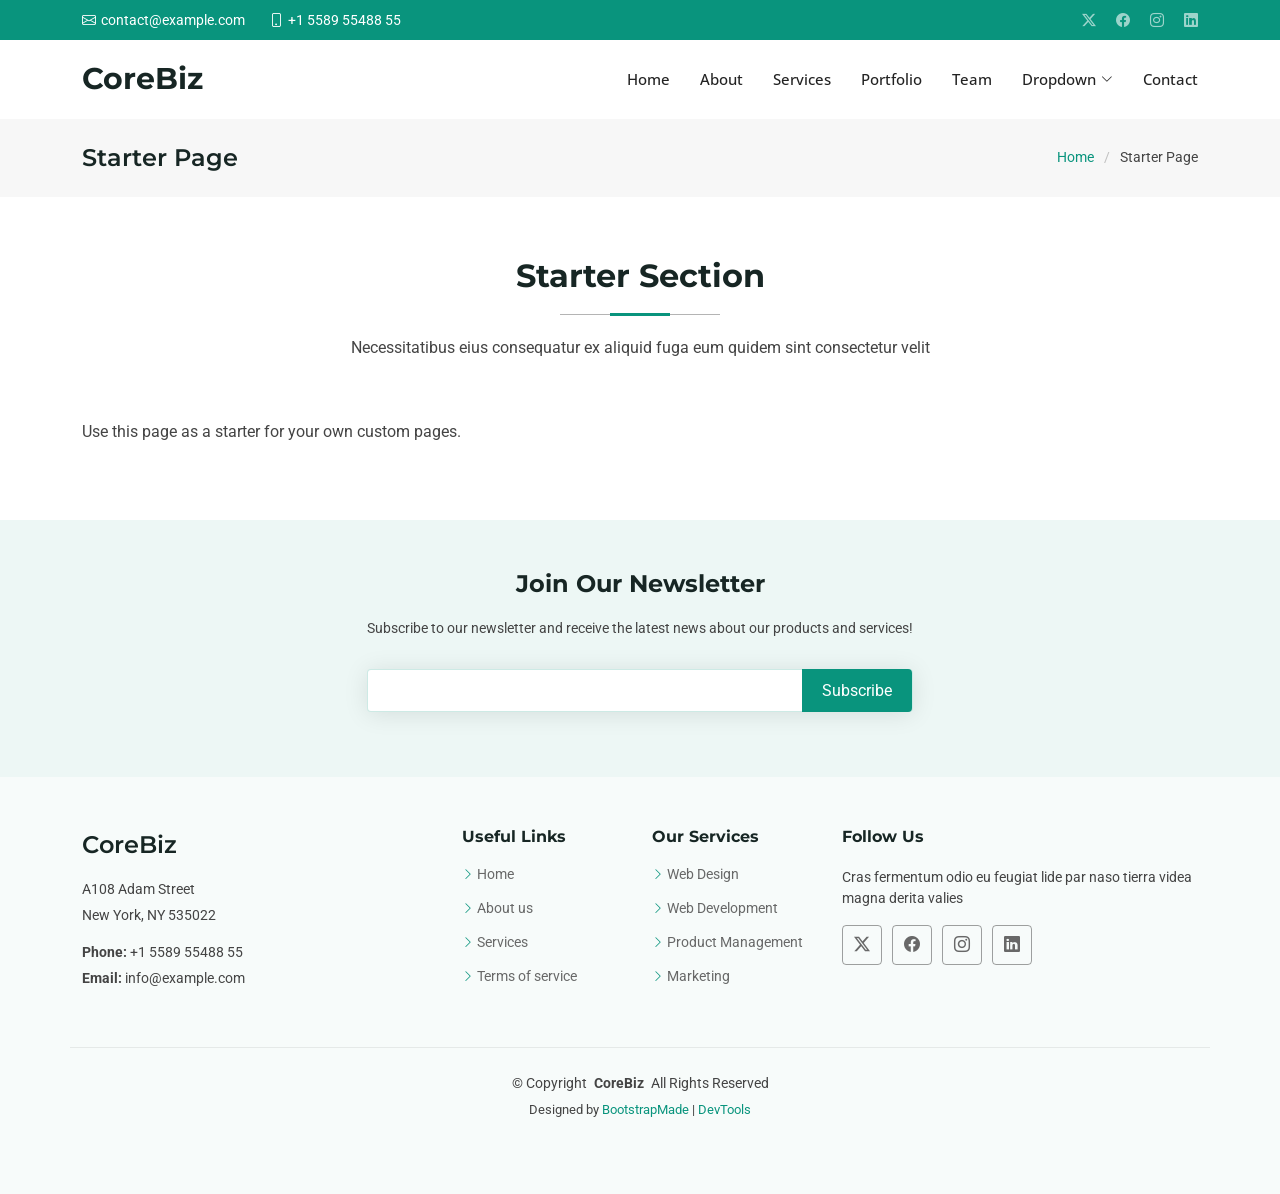
<file: starter-page.html>
<!DOCTYPE html>
<html lang="en">

<head>
  <meta charset="utf-8">
  <meta content="width=device-width, initial-scale=1.0" name="viewport">
  <title>Starter Page - Centaur billing IT Solutions</title>
  <meta name="description" content="">
  <meta name="keywords" content="">

  <!-- Favicons -->
  <link href="assets/img/favicon.png" rel="icon">
    <link rel="apple-touch-icon" sizes="180x180" href="/assets/img/favicon.png">

  <!-- Fonts -->
  <link href="https://fonts.googleapis.com" rel="preconnect">
  <link href="https://fonts.gstatic.com" rel="preconnect" crossorigin>
  <link href="https://fonts.googleapis.com/css2?family=Roboto:ital,wght@0,100;0,300;0,400;0,500;0,700;0,900;1,100;1,300;1,400;1,500;1,700;1,900&family=Open+Sans:ital,wght@0,300;0,400;0,500;0,600;0,700;0,800;1,300;1,400;1,500;1,600;1,700;1,800&family=Montserrat:ital,wght@0,100;0,200;0,300;0,400;0,500;0,600;0,700;0,800;0,900;1,100;1,200;1,300;1,400;1,500;1,600;1,700;1,800;1,900&display=swap" rel="stylesheet">

  <!-- Vendor CSS Files -->
  <link href="assets/vendor/bootstrap/css/bootstrap.min.css" rel="stylesheet">
  <link href="assets/vendor/bootstrap-icons/bootstrap-icons.css" rel="stylesheet">
  <link href="assets/vendor/aos/aos.css" rel="stylesheet">
  <link href="assets/vendor/glightbox/css/glightbox.min.css" rel="stylesheet">
  <link href="assets/vendor/swiper/swiper-bundle.min.css" rel="stylesheet">

  <!-- Main CSS File -->
  <link href="assets/css/main.css" rel="stylesheet">

  <!-- =======================================================
  * Template Name: Centaur billing IT Solutions
  * Template URL: https://bootstrapmade.com/corebiz-bootstrap-business-template/
  * Updated: Aug 30 2025 with Bootstrap v5.3.8
  ======================================================== -->
</head>

<body class="starter-page-page">

  <header id="header" class="header sticky-top">

    <div class="topbar d-flex align-items-center dark-background">
      <div class="container d-flex justify-content-center justify-content-md-between">
        <div class="contact-info d-flex align-items-center">
          <i class="bi bi-envelope d-flex align-items-center"><a href="mailto:contact@example.com">contact@example.com</a></i>
          <i class="bi bi-phone d-flex align-items-center ms-4"><span>+1 5589 55488 55</span></i>
        </div>
        <div class="social-links d-none d-md-flex align-items-center">
          <a href="#" class="twitter"><i class="bi bi-twitter-x"></i></a>
          <a href="#" class="facebook"><i class="bi bi-facebook"></i></a>
          <a href="#" class="instagram"><i class="bi bi-instagram"></i></a>
          <a href="#" class="linkedin"><i class="bi bi-linkedin"></i></a>
        </div>
      </div>
    </div><!-- End Top Bar -->

    <div class="branding d-flex align-items-cente">

      <div class="container position-relative d-flex align-items-center justify-content-between">
        <a href="index.html" class="logo d-flex align-items-center">
          <!-- Uncomment the line below if you also wish to use an image logo -->
          <!-- <img src="assets/img/logo.webp" alt=""> -->
          <h1 class="sitename">CoreBiz</h1>
        </a>

        <nav id="navmenu" class="navmenu">
          <ul>
            <li><a href="#hero">Home</a></li>
            <li><a href="#about">About</a></li>
            <li><a href="#services">Services</a></li>
            <li><a href="#portfolio">Portfolio</a></li>
            <li><a href="#team">Team</a></li>
            <li class="dropdown"><a href="#"><span>Dropdown</span> <i class="bi bi-chevron-down toggle-dropdown"></i></a>
              <ul>
                <li><a href="#">Dropdown 1</a></li>
                <li class="dropdown"><a href="#"><span>Deep Dropdown</span> <i class="bi bi-chevron-down toggle-dropdown"></i></a>
                  <ul>
                    <li><a href="#">Deep Dropdown 1</a></li>
                    <li><a href="#">Deep Dropdown 2</a></li>
                    <li><a href="#">Deep Dropdown 3</a></li>
                    <li><a href="#">Deep Dropdown 4</a></li>
                    <li><a href="#">Deep Dropdown 5</a></li>
                  </ul>
                </li>
                <li><a href="#">Dropdown 2</a></li>
                <li><a href="#">Dropdown 3</a></li>
                <li><a href="#">Dropdown 4</a></li>
              </ul>
            </li>
            <li><a href="#contact">Contact</a></li>
          </ul>
          <i class="mobile-nav-toggle d-xl-none bi bi-list"></i>
        </nav>

      </div>

    </div>

  </header>

  <main class="main">

    <!-- Page Title -->
    <div class="page-title" data-aos="fade">
      <div class="container d-lg-flex justify-content-between align-items-center">
        <h1 class="mb-2 mb-lg-0">Starter Page</h1>
        <nav class="breadcrumbs">
          <ol>
            <li><a href="index.html">Home</a></li>
            <li class="current">Starter Page</li>
          </ol>
        </nav>
      </div>
    </div><!-- End Page Title -->

    <!-- Starter Section Section -->
    <section id="starter-section" class="starter-section section">

      <!-- Section Title -->
      <div class="container section-title" data-aos="fade-up">
        <h2>Starter Section</h2>
        <p>Necessitatibus eius consequatur ex aliquid fuga eum quidem sint consectetur velit</p>
      </div><!-- End Section Title -->

      <div class="container" data-aos="fade-up">
        <p>Use this page as a starter for your own custom pages.</p>
      </div>

    </section><!-- /Starter Section Section -->

  </main>

  <footer id="footer" class="footer light-background">

    <div class="footer-newsletter">
      <div class="container">
        <div class="row justify-content-center text-center">
          <div class="col-lg-6">
            <h4>Join Our Newsletter</h4>
            <p>Subscribe to our newsletter and receive the latest news about our products and services!</p>
            <form action="forms/newsletter.php" method="post" class="php-email-form">
              <div class="newsletter-form"><input type="email" name="email"><input type="submit" value="Subscribe"></div>
              <div class="loading">Loading</div>
              <div class="error-message"></div>
              <div class="sent-message">Your subscription request has been sent. Thank you!</div>
            </form>
          </div>
        </div>
      </div>
    </div>

    <div class="container footer-top">
      <div class="row gy-4">
        <div class="col-lg-4 col-md-6 footer-about">
          <a href="index.html" class="d-flex align-items-center">
            <span class="sitename">CoreBiz</span>
          </a>
          <div class="footer-contact pt-3">
            <p>A108 Adam Street</p>
            <p>New York, NY 535022</p>
            <p class="mt-3"><strong>Phone:</strong> <span>+1 5589 55488 55</span></p>
            <p><strong>Email:</strong> <span>info@example.com</span></p>
          </div>
        </div>

        <div class="col-lg-2 col-md-3 footer-links">
          <h4>Useful Links</h4>
          <ul>
            <li><i class="bi bi-chevron-right"></i> <a href="#">Home</a></li>
            <li><i class="bi bi-chevron-right"></i> <a href="#">About us</a></li>
            <li><i class="bi bi-chevron-right"></i> <a href="#">Services</a></li>
            <li><i class="bi bi-chevron-right"></i> <a href="#">Terms of service</a></li>
          </ul>
        </div>

        <div class="col-lg-2 col-md-3 footer-links">
          <h4>Our Services</h4>
          <ul>
            <li><i class="bi bi-chevron-right"></i> <a href="#">Web Design</a></li>
            <li><i class="bi bi-chevron-right"></i> <a href="#">Web Development</a></li>
            <li><i class="bi bi-chevron-right"></i> <a href="#">Product Management</a></li>
            <li><i class="bi bi-chevron-right"></i> <a href="#">Marketing</a></li>
          </ul>
        </div>

        <div class="col-lg-4 col-md-12">
          <h4>Follow Us</h4>
          <p>Cras fermentum odio eu feugiat lide par naso tierra videa magna derita valies</p>
          <div class="social-links d-flex">
            <a href=""><i class="bi bi-twitter-x"></i></a>
            <a href=""><i class="bi bi-facebook"></i></a>
            <a href=""><i class="bi bi-instagram"></i></a>
            <a href=""><i class="bi bi-linkedin"></i></a>
          </div>
        </div>

      </div>
    </div>

    <div class="container copyright text-center mt-4">
      <p>© <span>Copyright</span> <strong class="px-1 sitename">CoreBiz</strong> <span>All Rights Reserved</span></p>
      <div class="credits">
        <!-- All the links in the footer should remain intact. -->
        <!-- You can delete the links only if you've purchased the pro version. -->
        <!-- Licensing information: https://bootstrapmade.com/license/ -->
        <!-- Purchase the pro version with working PHP/AJAX contact form: [buy-url] -->
        Designed by <a href="https://bootstrapmade.com/">BootstrapMade</a> | <a href="https://bootstrapmade.com/tools/">DevTools</a>
      </div>
    </div>

  </footer>

  <!-- Scroll Top -->
  <a href="#" id="scroll-top" class="scroll-top d-flex align-items-center justify-content-center"><i class="bi bi-arrow-up-short"></i></a>

  <!-- Preloader -->
  <div id="preloader">
    <div></div>
    <div></div>
    <div></div>
    <div></div>
  </div>

  <!-- Vendor JS Files -->
  <script src="assets/vendor/bootstrap/js/bootstrap.bundle.min.js"></script>
  <script src="assets/vendor/php-email-form/validate.js"></script>
  <script src="assets/vendor/aos/aos.js"></script>
  <script src="assets/vendor/glightbox/js/glightbox.min.js"></script>
  <script src="assets/vendor/purecounter/purecounter_vanilla.js"></script>
  <script src="assets/vendor/waypoints/noframework.waypoints.js"></script>
  <script src="assets/vendor/swiper/swiper-bundle.min.js"></script>
  <script src="assets/vendor/imagesloaded/imagesloaded.pkgd.min.js"></script>
  <script src="assets/vendor/isotope-layout/isotope.pkgd.min.js"></script>

  <!-- Main JS File -->
  <script src="assets/js/main.js"></script>

</body>

</html>
</file>
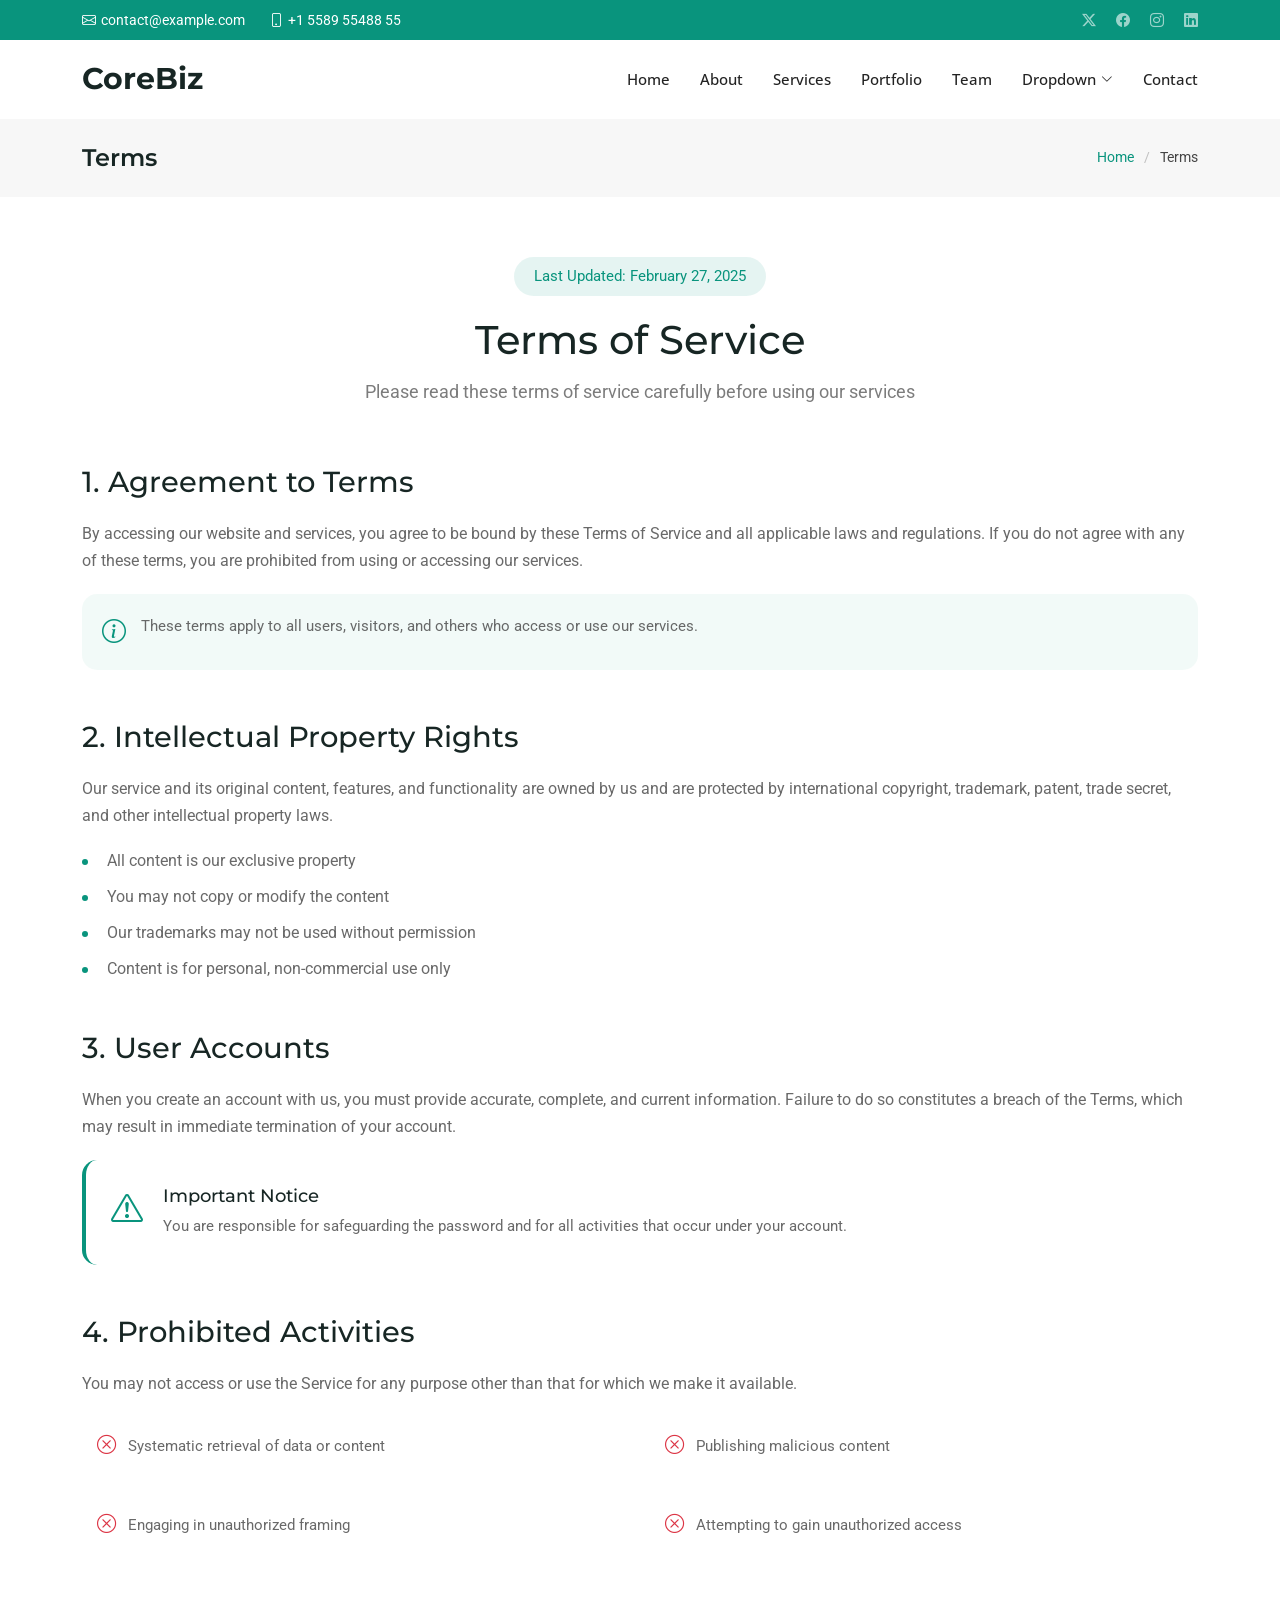
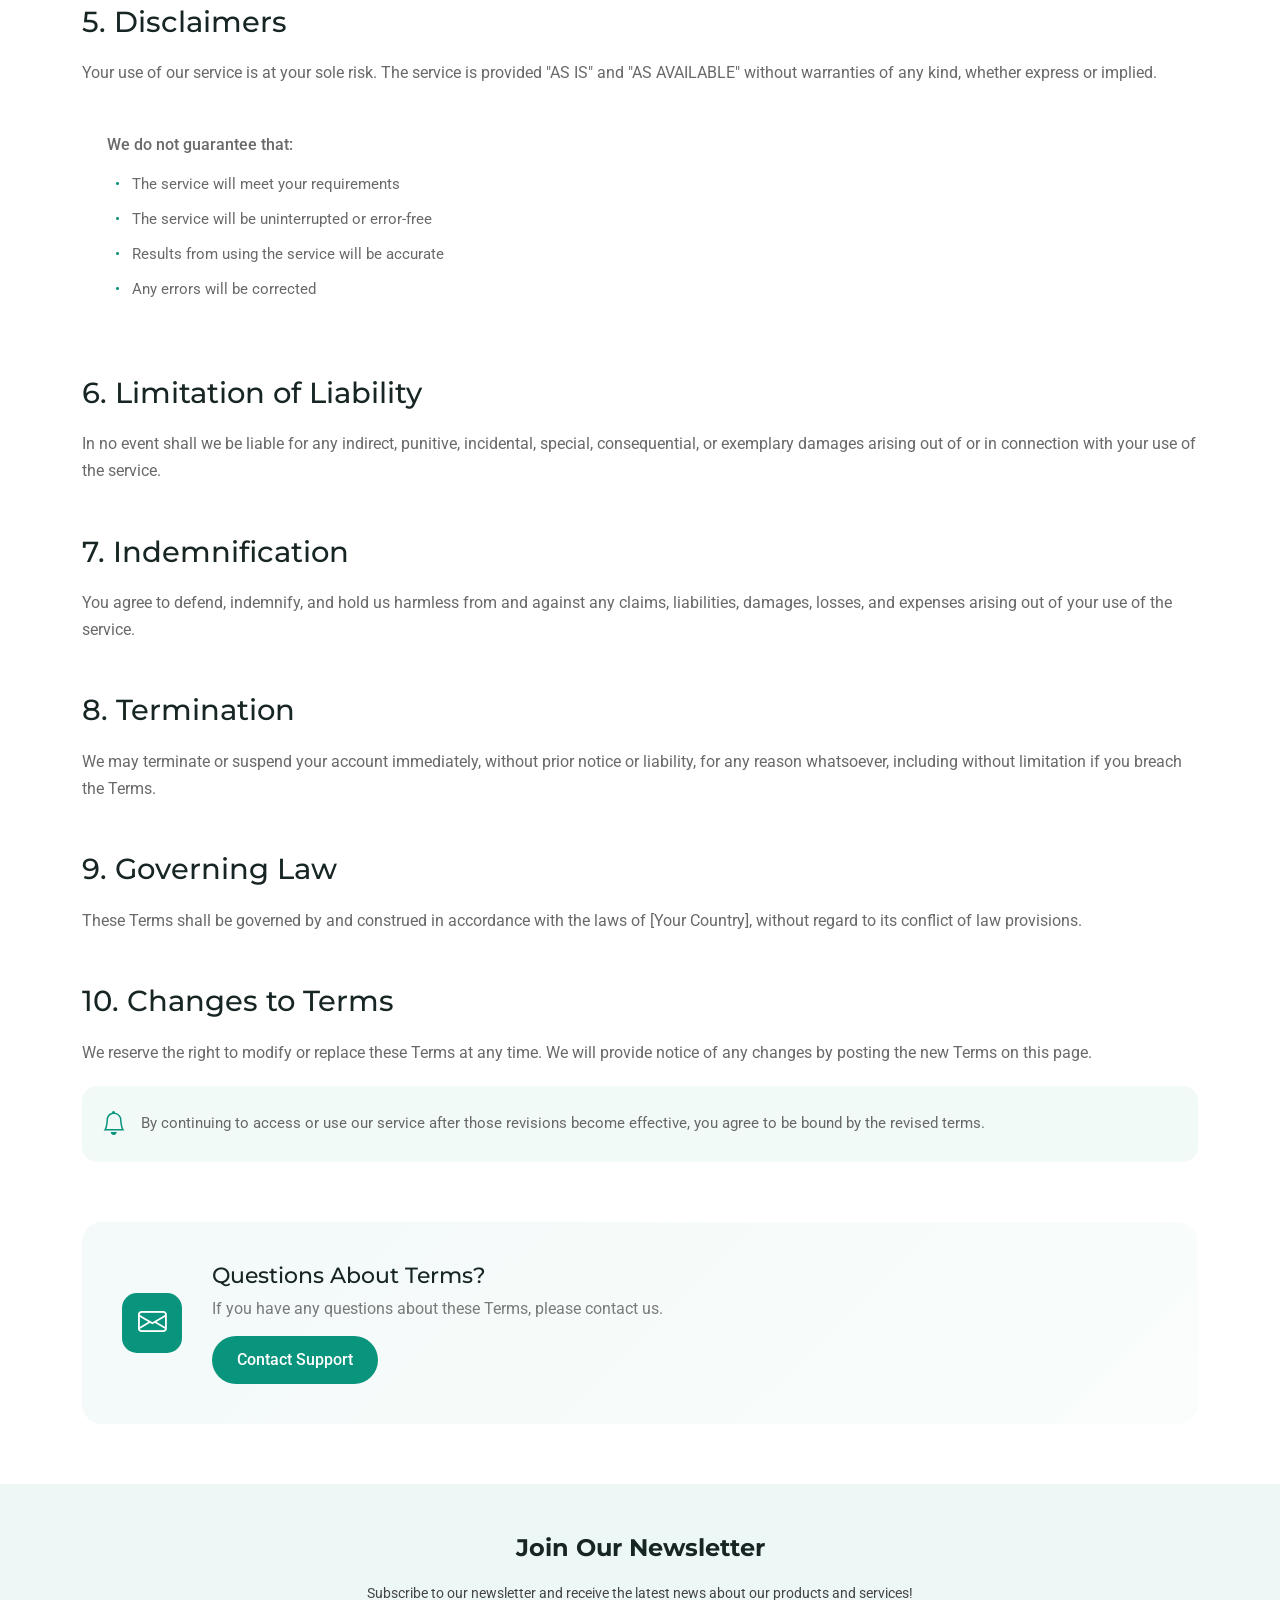
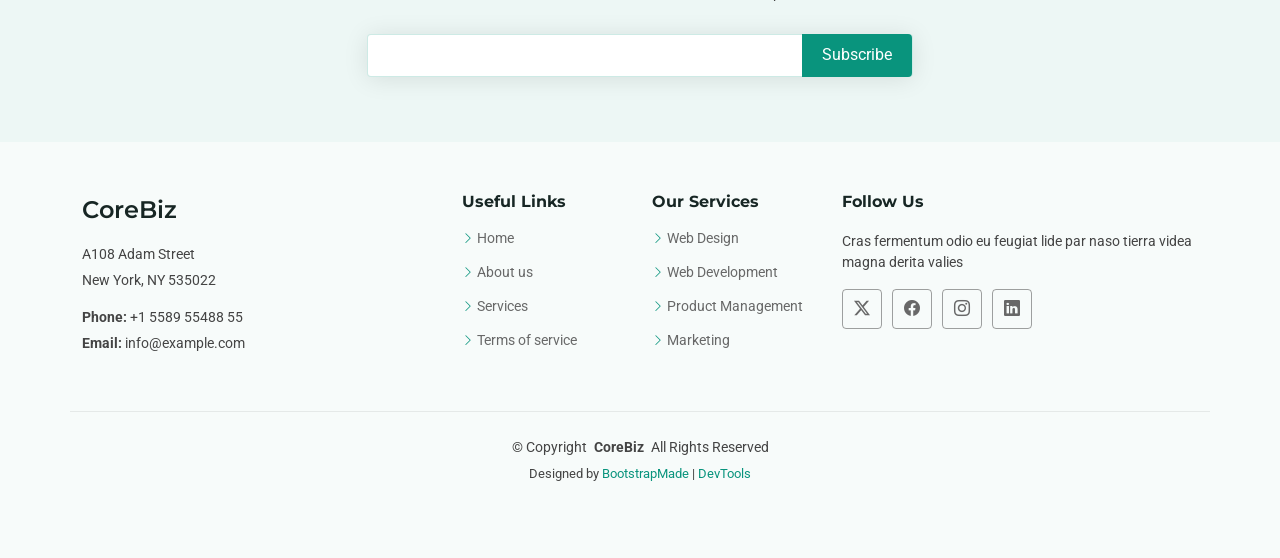
<file: terms.html>
<!DOCTYPE html>
<html lang="en">

<head>
  <meta charset="utf-8">
  <meta content="width=device-width, initial-scale=1.0" name="viewport">
  <title>Terms - Centaur billing IT Solutions</title>
  <meta name="description" content="">
  <meta name="keywords" content="">

  <!-- Favicons -->
<link href="assets/img/favicon.png" rel="icon">
  <link rel="apple-touch-icon" sizes="180x180" href="/assets/img/favicon.png">

  <!-- Fonts -->
  <link href="https://fonts.googleapis.com" rel="preconnect">
  <link href="https://fonts.gstatic.com" rel="preconnect" crossorigin>
  <link href="https://fonts.googleapis.com/css2?family=Roboto:ital,wght@0,100;0,300;0,400;0,500;0,700;0,900;1,100;1,300;1,400;1,500;1,700;1,900&family=Open+Sans:ital,wght@0,300;0,400;0,500;0,600;0,700;0,800;1,300;1,400;1,500;1,600;1,700;1,800&family=Montserrat:ital,wght@0,100;0,200;0,300;0,400;0,500;0,600;0,700;0,800;0,900;1,100;1,200;1,300;1,400;1,500;1,600;1,700;1,800;1,900&display=swap" rel="stylesheet">

  <!-- Vendor CSS Files -->
  <link href="assets/vendor/bootstrap/css/bootstrap.min.css" rel="stylesheet">
  <link href="assets/vendor/bootstrap-icons/bootstrap-icons.css" rel="stylesheet">
  <link href="assets/vendor/aos/aos.css" rel="stylesheet">
  <link href="assets/vendor/glightbox/css/glightbox.min.css" rel="stylesheet">
  <link href="assets/vendor/swiper/swiper-bundle.min.css" rel="stylesheet">

  <!-- Main CSS File -->
  <link href="assets/css/main.css" rel="stylesheet">

  <!-- =======================================================
  * Template Name: CoreBiz
  * Template URL: https://bootstrapmade.com/corebiz-bootstrap-business-template/
  * Updated: Aug 30 2025 with Bootstrap v5.3.8
  * Author: BootstrapMade.com
  * License: https://bootstrapmade.com/license/
  ======================================================== -->
</head>

<body class="terms-page">

  <header id="header" class="header sticky-top">

    <div class="topbar d-flex align-items-center dark-background">
      <div class="container d-flex justify-content-center justify-content-md-between">
        <div class="contact-info d-flex align-items-center">
          <i class="bi bi-envelope d-flex align-items-center"><a href="mailto:contact@example.com">contact@example.com</a></i>
          <i class="bi bi-phone d-flex align-items-center ms-4"><span>+1 5589 55488 55</span></i>
        </div>
        <div class="social-links d-none d-md-flex align-items-center">
          <a href="#" class="twitter"><i class="bi bi-twitter-x"></i></a>
          <a href="#" class="facebook"><i class="bi bi-facebook"></i></a>
          <a href="#" class="instagram"><i class="bi bi-instagram"></i></a>
          <a href="#" class="linkedin"><i class="bi bi-linkedin"></i></a>
        </div>
      </div>
    </div><!-- End Top Bar -->

    <div class="branding d-flex align-items-cente">

      <div class="container position-relative d-flex align-items-center justify-content-between">
        <a href="index.html" class="logo d-flex align-items-center">
          <!-- Uncomment the line below if you also wish to use an image logo -->
          <!-- <img src="assets/img/logo.webp" alt=""> -->
          <h1 class="sitename">CoreBiz</h1>
        </a>

        <nav id="navmenu" class="navmenu">
          <ul>
            <li><a href="#hero">Home</a></li>
            <li><a href="#about">About</a></li>
            <li><a href="#services">Services</a></li>
            <li><a href="#portfolio">Portfolio</a></li>
            <li><a href="#team">Team</a></li>
            <li class="dropdown"><a href="#"><span>Dropdown</span> <i class="bi bi-chevron-down toggle-dropdown"></i></a>
              <ul>
                <li><a href="#">Dropdown 1</a></li>
                <li class="dropdown"><a href="#"><span>Deep Dropdown</span> <i class="bi bi-chevron-down toggle-dropdown"></i></a>
                  <ul>
                    <li><a href="#">Deep Dropdown 1</a></li>
                    <li><a href="#">Deep Dropdown 2</a></li>
                    <li><a href="#">Deep Dropdown 3</a></li>
                    <li><a href="#">Deep Dropdown 4</a></li>
                    <li><a href="#">Deep Dropdown 5</a></li>
                  </ul>
                </li>
                <li><a href="#">Dropdown 2</a></li>
                <li><a href="#">Dropdown 3</a></li>
                <li><a href="#">Dropdown 4</a></li>
              </ul>
            </li>
            <li><a href="#contact">Contact</a></li>
          </ul>
          <i class="mobile-nav-toggle d-xl-none bi bi-list"></i>
        </nav>

      </div>

    </div>

  </header>

  <main class="main">

    <!-- Page Title -->
    <div class="page-title position-relative" data-aos="fade">
      <div class="container d-lg-flex justify-content-between align-items-center">
        <h1 class="mb-2 mb-lg-0">Terms&nbsp;</h1>
        <nav class="breadcrumbs">
          <ol>
            <li><a href="index.html">Home</a></li>
            <li class="current">Terms</li>
          </ol>
        </nav>
      </div>
    </div><!-- End Page Title -->

    <!-- Terms Of Service Section -->
    <section id="terms-of-service" class="terms-of-service section">

      <div class="container" data-aos="fade-up">
        <!-- Page Header -->
        <div class="tos-header text-center" data-aos="fade-up">
          <span class="last-updated">Last Updated: February 27, 2025</span>
          <h2>Terms of Service</h2>
          <p>Please read these terms of service carefully before using our services</p>
        </div>

        <!-- Content -->
        <div class="tos-content" data-aos="fade-up" data-aos-delay="200">
          <!-- Agreement Section -->
          <div id="agreement" class="content-section">
            <h3>1. Agreement to Terms</h3>
            <p>By accessing our website and services, you agree to be bound by these Terms of Service and all applicable laws and regulations. If you do not agree with any of these terms, you are prohibited from using or accessing our services.</p>
            <div class="info-box">
              <i class="bi bi-info-circle"></i>
              <p>These terms apply to all users, visitors, and others who access or use our services.</p>
            </div>
          </div>

          <!-- Intellectual Property -->
          <div id="intellectual-property" class="content-section">
            <h3>2. Intellectual Property Rights</h3>
            <p>Our service and its original content, features, and functionality are owned by us and are protected by international copyright, trademark, patent, trade secret, and other intellectual property laws.</p>
            <ul class="list-items">
              <li>All content is our exclusive property</li>
              <li>You may not copy or modify the content</li>
              <li>Our trademarks may not be used without permission</li>
              <li>Content is for personal, non-commercial use only</li>
            </ul>
          </div>

          <!-- User Accounts -->
          <div id="user-accounts" class="content-section">
            <h3>3. User Accounts</h3>
            <p>When you create an account with us, you must provide accurate, complete, and current information. Failure to do so constitutes a breach of the Terms, which may result in immediate termination of your account.</p>
            <div class="alert-box">
              <i class="bi bi-exclamation-triangle"></i>
              <div class="alert-content">
                <h5>Important Notice</h5>
                <p>You are responsible for safeguarding the password and for all activities that occur under your account.</p>
              </div>
            </div>
          </div>

          <!-- Prohibited Activities -->
          <div id="prohibited" class="content-section">
            <h3>4. Prohibited Activities</h3>
            <p>You may not access or use the Service for any purpose other than that for which we make it available.</p>
            <div class="prohibited-list">
              <div class="prohibited-item">
                <i class="bi bi-x-circle"></i>
                <span>Systematic retrieval of data or content</span>
              </div>
              <div class="prohibited-item">
                <i class="bi bi-x-circle"></i>
                <span>Publishing malicious content</span>
              </div>
              <div class="prohibited-item">
                <i class="bi bi-x-circle"></i>
                <span>Engaging in unauthorized framing</span>
              </div>
              <div class="prohibited-item">
                <i class="bi bi-x-circle"></i>
                <span>Attempting to gain unauthorized access</span>
              </div>
            </div>
          </div>

          <!-- Disclaimers -->
          <div id="disclaimer" class="content-section">
            <h3>5. Disclaimers</h3>
            <p>Your use of our service is at your sole risk. The service is provided "AS IS" and "AS AVAILABLE" without warranties of any kind, whether express or implied.</p>
            <div class="disclaimer-box">
              <p>We do not guarantee that:</p>
              <ul>
                <li>The service will meet your requirements</li>
                <li>The service will be uninterrupted or error-free</li>
                <li>Results from using the service will be accurate</li>
                <li>Any errors will be corrected</li>
              </ul>
            </div>
          </div>

          <!-- Limitation of Liability -->
          <div id="limitation" class="content-section">
            <h3>6. Limitation of Liability</h3>
            <p>In no event shall we be liable for any indirect, punitive, incidental, special, consequential, or exemplary damages arising out of or in connection with your use of the service.</p>
          </div>

          <!-- Indemnification -->
          <div id="indemnification" class="content-section">
            <h3>7. Indemnification</h3>
            <p>You agree to defend, indemnify, and hold us harmless from and against any claims, liabilities, damages, losses, and expenses arising out of your use of the service.</p>
          </div>

          <!-- Termination -->
          <div id="termination" class="content-section">
            <h3>8. Termination</h3>
            <p>We may terminate or suspend your account immediately, without prior notice or liability, for any reason whatsoever, including without limitation if you breach the Terms.</p>
          </div>

          <!-- Governing Law -->
          <div id="governing-law" class="content-section">
            <h3>9. Governing Law</h3>
            <p>These Terms shall be governed by and construed in accordance with the laws of [Your Country], without regard to its conflict of law provisions.</p>
          </div>

          <!-- Changes -->
          <div id="changes" class="content-section">
            <h3>10. Changes to Terms</h3>
            <p>We reserve the right to modify or replace these Terms at any time. We will provide notice of any changes by posting the new Terms on this page.</p>
            <div class="notice-box">
              <i class="bi bi-bell"></i>
              <p>By continuing to access or use our service after those revisions become effective, you agree to be bound by the revised terms.</p>
            </div>
          </div>
        </div>

        <!-- Contact Section -->
        <div class="tos-contact" data-aos="fade-up" data-aos-delay="300">
          <div class="contact-box">
            <div class="contact-icon">
              <i class="bi bi-envelope"></i>
            </div>
            <div class="contact-content">
              <h4>Questions About Terms?</h4>
              <p>If you have any questions about these Terms, please contact us.</p>
              <a href="#" class="contact-link">Contact Support</a>
            </div>
          </div>
        </div>
      </div>

    </section><!-- /Terms Of Service Section -->

  </main>

  <footer id="footer" class="footer light-background">

    <div class="footer-newsletter">
      <div class="container">
        <div class="row justify-content-center text-center">
          <div class="col-lg-6">
            <h4>Join Our Newsletter</h4>
            <p>Subscribe to our newsletter and receive the latest news about our products and services!</p>
            <form action="forms/newsletter.php" method="post" class="php-email-form">
              <div class="newsletter-form"><input type="email" name="email"><input type="submit" value="Subscribe"></div>
              <div class="loading">Loading</div>
              <div class="error-message"></div>
              <div class="sent-message">Your subscription request has been sent. Thank you!</div>
            </form>
          </div>
        </div>
      </div>
    </div>

    <div class="container footer-top">
      <div class="row gy-4">
        <div class="col-lg-4 col-md-6 footer-about">
          <a href="index.html" class="d-flex align-items-center">
            <span class="sitename">CoreBiz</span>
          </a>
          <div class="footer-contact pt-3">
            <p>A108 Adam Street</p>
            <p>New York, NY 535022</p>
            <p class="mt-3"><strong>Phone:</strong> <span>+1 5589 55488 55</span></p>
            <p><strong>Email:</strong> <span>info@example.com</span></p>
          </div>
        </div>

        <div class="col-lg-2 col-md-3 footer-links">
          <h4>Useful Links</h4>
          <ul>
            <li><i class="bi bi-chevron-right"></i> <a href="#">Home</a></li>
            <li><i class="bi bi-chevron-right"></i> <a href="#">About us</a></li>
            <li><i class="bi bi-chevron-right"></i> <a href="#">Services</a></li>
            <li><i class="bi bi-chevron-right"></i> <a href="#">Terms of service</a></li>
          </ul>
        </div>

        <div class="col-lg-2 col-md-3 footer-links">
          <h4>Our Services</h4>
          <ul>
            <li><i class="bi bi-chevron-right"></i> <a href="#">Web Design</a></li>
            <li><i class="bi bi-chevron-right"></i> <a href="#">Web Development</a></li>
            <li><i class="bi bi-chevron-right"></i> <a href="#">Product Management</a></li>
            <li><i class="bi bi-chevron-right"></i> <a href="#">Marketing</a></li>
          </ul>
        </div>

        <div class="col-lg-4 col-md-12">
          <h4>Follow Us</h4>
          <p>Cras fermentum odio eu feugiat lide par naso tierra videa magna derita valies</p>
          <div class="social-links d-flex">
            <a href=""><i class="bi bi-twitter-x"></i></a>
            <a href=""><i class="bi bi-facebook"></i></a>
            <a href=""><i class="bi bi-instagram"></i></a>
            <a href=""><i class="bi bi-linkedin"></i></a>
          </div>
        </div>

      </div>
    </div>

    <div class="container copyright text-center mt-4">
      <p>© <span>Copyright</span> <strong class="px-1 sitename">CoreBiz</strong> <span>All Rights Reserved</span></p>
      <div class="credits">
        <!-- All the links in the footer should remain intact. -->
        <!-- You can delete the links only if you've purchased the pro version. -->
        <!-- Licensing information: https://bootstrapmade.com/license/ -->
        <!-- Purchase the pro version with working PHP/AJAX contact form: [buy-url] -->
        Designed by <a href="https://bootstrapmade.com/">BootstrapMade</a> | <a href="https://bootstrapmade.com/tools/">DevTools</a>
      </div>
    </div>

  </footer>

  <!-- Scroll Top -->
  <a href="#" id="scroll-top" class="scroll-top d-flex align-items-center justify-content-center"><i class="bi bi-arrow-up-short"></i></a>

  <!-- Preloader -->
  <div id="preloader">
    <div></div>
    <div></div>
    <div></div>
    <div></div>
  </div>

  <!-- Vendor JS Files -->
  <script src="assets/vendor/bootstrap/js/bootstrap.bundle.min.js"></script>
  <script src="assets/vendor/php-email-form/validate.js"></script>
  <script src="assets/vendor/aos/aos.js"></script>
  <script src="assets/vendor/glightbox/js/glightbox.min.js"></script>
  <script src="assets/vendor/purecounter/purecounter_vanilla.js"></script>
  <script src="assets/vendor/waypoints/noframework.waypoints.js"></script>
  <script src="assets/vendor/swiper/swiper-bundle.min.js"></script>
  <script src="assets/vendor/imagesloaded/imagesloaded.pkgd.min.js"></script>
  <script src="assets/vendor/isotope-layout/isotope.pkgd.min.js"></script>

  <!-- Main JS File -->
  <script src="assets/js/main.js"></script>

</body>

</html>
</file>
<file: assets/css/main.css>
/**
* Template Name: CoreBiz
* Template URL: https://bootstrapmade.com/corebiz-bootstrap-business-template/
* Updated: Aug 30 2025 with Bootstrap v5.3.8
* Author: BootstrapMade.com
* License: https://bootstrapmade.com/license/
*/

@charset "UTF-8";

/*--------------------------------------------------------------
# Font & Color Variables
# Help: https://bootstrapmade.com/color-system/
--------------------------------------------------------------*/
/* Fonts */
:root {
  --default-font: "Roboto",  system-ui, -apple-system, "Segoe UI", Roboto, "Helvetica Neue", Arial, "Noto Sans", "Liberation Sans", sans-serif, "Apple Color Emoji", "Segoe UI Emoji", "Segoe UI Symbol", "Noto Color Emoji";
  --heading-font: "Montserrat",  sans-serif;
  --nav-font: "Open Sans",  sans-serif;
}

/* Global Colors - The following color variables are used throughout the website. Updating them here will change the color scheme of the entire website */
:root { 
  --background-color: #ffffff; /* Background color for the entire website, including individual sections */
  --default-color: #444444; /* Default color used for the majority of the text content across the entire website */
  --heading-color: #172624; /* Color for headings, subheadings and title throughout the website */
  --accent-color: #09947d; /* Accent color that represents your brand on the website. It's used for buttons, links, and other elements that need to stand out */
  --surface-color: #ffffff; /* The surface color is used as a background of boxed elements within sections, such as cards, icon boxes, or other elements that require a visual separation from the global background. */
  --contrast-color: #ffffff; /* Contrast color for text, ensuring readability against backgrounds of accent, heading, or default colors. */
}

/* Nav Menu Colors - The following color variables are used specifically for the navigation menu. They are separate from the global colors to allow for more customization options */
:root {
  --nav-color: #222222;  /* The default color of the main navmenu links */
  --nav-hover-color: #09947d; /* Applied to main navmenu links when they are hovered over or active */
  --nav-mobile-background-color: #ffffff; /* Used as the background color for mobile navigation menu */
  --nav-dropdown-background-color: #ffffff; /* Used as the background color for dropdown items that appear when hovering over primary navigation items */
  --nav-dropdown-color: #222222; /* Used for navigation links of the dropdown items in the navigation menu. */
  --nav-dropdown-hover-color: #09947d; /* Similar to --nav-hover-color, this color is applied to dropdown navigation links when they are hovered over. */
}


/* Color Presets - These classes override global colors when applied to any section or element, providing reuse of the sam color scheme. */

.light-background {
  --background-color: #f7fbfa;
  --surface-color: #ffffff;
}

.dark-background {
  --background-color: #09947d;
  --default-color: #ffffff;
  --heading-color: #ffffff;
  --surface-color: #252525;
  --contrast-color: #ffffff;
}

/* Smooth scroll */
:root {
  scroll-behavior: smooth;
}

/*--------------------------------------------------------------
# General Styling & Shared Classes
--------------------------------------------------------------*/
body {
  color: var(--default-color);
  background-color: var(--background-color);
  font-family: var(--default-font);
}

a {
  color: var(--accent-color);
  text-decoration: none;
  transition: 0.3s;
}

a:hover {
  color: color-mix(in srgb, var(--accent-color), transparent 25%);
  text-decoration: none;
}

h1,
h2,
h3,
h4,
h5,
h6 {
  color: var(--heading-color);
  font-family: var(--heading-font);
}

/* PHP Email Form Messages
------------------------------*/
.php-email-form .error-message {
  display: none;
  background: #df1529;
  color: #ffffff;
  text-align: left;
  padding: 15px;
  margin-bottom: 24px;
  font-weight: 600;
}

.php-email-form .sent-message {
  display: none;
  color: #ffffff;
  background: #059652;
  text-align: center;
  padding: 15px;
  margin-bottom: 24px;
  font-weight: 600;
}

.php-email-form .loading {
  display: none;
  background: var(--surface-color);
  text-align: center;
  padding: 15px;
  margin-bottom: 24px;
}

.php-email-form .loading:before {
  content: "";
  display: inline-block;
  border-radius: 50%;
  width: 24px;
  height: 24px;
  margin: 0 10px -6px 0;
  border: 3px solid var(--accent-color);
  border-top-color: var(--surface-color);
  animation: php-email-form-loading 1s linear infinite;
}

@keyframes php-email-form-loading {
  0% {
    transform: rotate(0deg);
  }

  100% {
    transform: rotate(360deg);
  }
}

/*--------------------------------------------------------------
# Global Header
--------------------------------------------------------------*/
.header {
  color: var(--default-color);
  transition: all 0.5s;
  z-index: 997;
  background-color: var(--background-color);
}

.header .topbar {
  background-color: var(--background-color);
  height: 40px;
  padding: 0;
  font-size: 14px;
  transition: all 0.5s;
}

.header .topbar .contact-info i {
  font-style: normal;
  color: var(--contrast-color);
}

.header .topbar .contact-info i a,
.header .topbar .contact-info i span {
  padding-left: 5px;
  color: var(--contrast-color);
}

@media (max-width: 575px) {

  .header .topbar .contact-info i a,
  .header .topbar .contact-info i span {
    font-size: 13px;
  }
}

.header .topbar .contact-info i a {
  line-height: 0;
  transition: 0.3s;
}

.header .topbar .contact-info i a:hover {
  color: var(--contrast-color);
  text-decoration: underline;
}

.header .topbar .social-links a {
  color: color-mix(in srgb, var(--contrast-color), transparent 40%);
  line-height: 0;
  transition: 0.3s;
  margin-left: 20px;
}

.header .topbar .social-links a:hover {
  color: var(--contrast-color);
}

.header .branding {
  min-height: 60px;
  padding: 10px 0;
}

.header .logo {
  line-height: 1;
}

.header .logo img {
  /* max-height: 36px; */
  margin-right: 8px;
}

.header .logo h1 {
  font-size: 30px;
  margin: 0;
  font-weight: 700;
  color: var(--heading-color);
}

.scrolled .header {
  box-shadow: 0px 0 18px rgba(0, 0, 0, 0.1);
}

.scrolled .header .topbar {
  height: 0;
  visibility: hidden;
  overflow: hidden;
}

/*--------------------------------------------------------------
# Navigation Menu
--------------------------------------------------------------*/
/* Navmenu - Desktop */
@media (min-width: 1200px) {
  .navmenu {
    padding: 0;
  }

  .navmenu ul {
    margin: 0;
    padding: 0;
    display: flex;
    list-style: none;
    align-items: center;
  }

  .navmenu li {
    position: relative;
  }

  .navmenu a,
  .navmenu a:focus {
    color: var(--nav-color);
    padding: 18px 15px;
    font-size: 15px;
    font-family: var(--nav-font);
    font-weight: 500;
    display: flex;
    align-items: center;
    justify-content: space-between;
    white-space: nowrap;
    transition: 0.3s;
  }

  .navmenu a i,
  .navmenu a:focus i {
    font-size: 12px;
    line-height: 0;
    margin-left: 5px;
    transition: 0.3s;
  }

  .navmenu li:last-child a {
    padding-right: 0;
  }

  .navmenu li:hover>a,
  .navmenu .active,
  .navmenu .active:focus {
    color: var(--nav-hover-color);
  }

  .navmenu .dropdown ul {
    margin: 0;
    padding: 10px 0;
    background: var(--nav-dropdown-background-color);
    display: block;
    position: absolute;
    visibility: hidden;
    left: 14px;
    top: 130%;
    opacity: 0;
    transition: 0.3s;
    border-radius: 4px;
    z-index: 99;
    box-shadow: 0px 0px 30px rgba(0, 0, 0, 0.1);
  }

  .navmenu .dropdown ul li {
    min-width: 200px;
  }

  .navmenu .dropdown ul a {
    padding: 10px 20px;
    font-size: 15px;
    text-transform: none;
    color: var(--nav-dropdown-color);
  }

  .navmenu .dropdown ul a i {
    font-size: 12px;
  }

  .navmenu .dropdown ul a:hover,
  .navmenu .dropdown ul .active:hover,
  .navmenu .dropdown ul li:hover>a {
    color: var(--nav-dropdown-hover-color);
  }

  .navmenu .dropdown:hover>ul {
    opacity: 1;
    top: 100%;
    visibility: visible;
  }

  .navmenu .dropdown .dropdown ul {
    top: 0;
    left: -90%;
    visibility: hidden;
  }

  .navmenu .dropdown .dropdown:hover>ul {
    opacity: 1;
    top: 0;
    left: -100%;
    visibility: visible;
  }
}

/* Navmenu - Mobile */
@media (max-width: 1199px) {
  .mobile-nav-toggle {
    color: var(--nav-color);
    font-size: 28px;
    line-height: 0;
    margin-right: 10px;
    cursor: pointer;
    transition: color 0.3s;
  }

  .navmenu {
    padding: 0;
    z-index: 9997;
  }

  .navmenu ul {
    display: none;
    list-style: none;
    position: absolute;
    inset: 60px 20px 20px 20px;
    padding: 10px 0;
    margin: 0;
    border-radius: 6px;
    background-color: var(--nav-mobile-background-color);
    overflow-y: auto;
    transition: 0.3s;
    z-index: 9998;
    box-shadow: 0px 0px 30px rgba(0, 0, 0, 0.1);
  }

  .navmenu a,
  .navmenu a:focus {
    color: var(--nav-dropdown-color);
    padding: 10px 20px;
    font-family: var(--nav-font);
    font-size: 17px;
    font-weight: 500;
    display: flex;
    align-items: center;
    justify-content: space-between;
    white-space: nowrap;
    transition: 0.3s;
  }

  .navmenu a i,
  .navmenu a:focus i {
    font-size: 12px;
    line-height: 0;
    margin-left: 5px;
    width: 30px;
    height: 30px;
    display: flex;
    align-items: center;
    justify-content: center;
    border-radius: 50%;
    transition: 0.3s;
    background-color: color-mix(in srgb, var(--accent-color), transparent 90%);
  }

  .navmenu a i:hover,
  .navmenu a:focus i:hover {
    background-color: var(--accent-color);
    color: var(--contrast-color);
  }

  .navmenu a:hover,
  .navmenu .active,
  .navmenu .active:focus {
    color: var(--nav-dropdown-hover-color);
  }

  .navmenu .active i,
  .navmenu .active:focus i {
    background-color: var(--accent-color);
    color: var(--contrast-color);
    transform: rotate(180deg);
  }

  .navmenu .dropdown ul {
    position: static;
    display: none;
    z-index: 99;
    padding: 10px 0;
    margin: 10px 20px;
    background-color: var(--nav-dropdown-background-color);
    border: 1px solid color-mix(in srgb, var(--default-color), transparent 90%);
    box-shadow: none;
    transition: all 0.5s ease-in-out;
  }

  .navmenu .dropdown ul ul {
    background-color: rgba(33, 37, 41, 0.1);
  }

  .navmenu .dropdown>.dropdown-active {
    display: block;
    background-color: rgba(33, 37, 41, 0.03);
  }

  .mobile-nav-active {
    overflow: hidden;
  }

  .mobile-nav-active .mobile-nav-toggle {
    color: #fff;
    position: absolute;
    font-size: 32px;
    top: 15px;
    right: 15px;
    margin-right: 0;
    z-index: 9999;
  }

  .mobile-nav-active .navmenu {
    position: fixed;
    overflow: hidden;
    inset: 0;
    background: rgba(33, 37, 41, 0.8);
    transition: 0.3s;
  }

  .mobile-nav-active .navmenu>ul {
    display: block;
  }
}

/*--------------------------------------------------------------
# Global Footer
--------------------------------------------------------------*/
.footer {
  color: var(--default-color);
  background-color: var(--background-color);
  font-size: 14px;
  padding-bottom: 50px;
  position: relative;
}

.footer .footer-newsletter {
  background-color: color-mix(in srgb, var(--accent-color), transparent 96%);
  padding: 50px 0;
}

.footer .footer-newsletter h4 {
  font-size: 24px;
}

.footer .footer-newsletter .newsletter-form {
  margin-top: 30px;
  margin-bottom: 15px;
  padding: 6px 8px;
  position: relative;
  background-color: var(--surface-color);
  border: 1px solid color-mix(in srgb, var(--accent-color), transparent 80%);
  box-shadow: 0px 2px 25px rgba(0, 0, 0, 0.1);
  display: flex;
  transition: 0.3s;
  border-radius: 4px;
}

.footer .footer-newsletter .newsletter-form:focus-within {
  border-color: var(--accent-color);
}

.footer .footer-newsletter .newsletter-form input[type=email] {
  border: 0;
  padding: 4px;
  width: 100%;
  background-color: var(--surface-color);
  color: var(--default-color);
}

.footer .footer-newsletter .newsletter-form input[type=email]:focus-visible {
  outline: none;
}

.footer .footer-newsletter .newsletter-form input[type=submit] {
  border: 0;
  font-size: 16px;
  padding: 0 20px;
  margin: -7px -8px -7px 0;
  background: var(--accent-color);
  color: var(--contrast-color);
  transition: 0.3s;
  border-radius: 0 4px 4px 0;
}

.footer .footer-newsletter .newsletter-form input[type=submit]:hover {
  background: color-mix(in srgb, var(--accent-color), transparent 20%);
}

.footer .footer-top {
  padding-top: 50px;
}

.footer .social-links a {
  display: flex;
  align-items: center;
  justify-content: center;
  width: 40px;
  height: 40px;
  border-radius: 4px;
  border: 1px solid color-mix(in srgb, var(--default-color), transparent 50%);
  font-size: 16px;
  color: color-mix(in srgb, var(--default-color), transparent 20%);
  margin-right: 10px;
  transition: 0.3s;
}

.footer .social-links a:hover {
  color: var(--accent-color);
  border-color: var(--accent-color);
}

.footer h4 {
  font-size: 16px;
  font-weight: bold;
  position: relative;
  padding-bottom: 12px;
}

.footer .footer-links {
  margin-bottom: 30px;
}

.footer .footer-links ul {
  list-style: none;
  padding: 0;
  margin: 0;
}

.footer .footer-links ul i {
  margin-right: 3px;
  font-size: 12px;
  line-height: 0;
  color: var(--accent-color);
}

.footer .footer-links ul li {
  padding: 10px 0;
  display: flex;
  align-items: center;
}

.footer .footer-links ul li:first-child {
  padding-top: 0;
}

.footer .footer-links ul a {
  display: inline-block;
  color: color-mix(in srgb, var(--default-color), transparent 20%);
  line-height: 1;
}

.footer .footer-links ul a:hover {
  color: var(--accent-color);
}

.footer .footer-about a {
  color: var(--heading-color);
  font-size: 24px;
  font-weight: 600;
  font-family: var(--heading-font);
}

.footer .footer-contact p {
  margin-bottom: 5px;
}

.footer .copyright {
  padding-top: 25px;
  padding-bottom: 25px;
  border-top: 1px solid color-mix(in srgb, var(--default-color), transparent 90%);
}

.footer .copyright p {
  margin-bottom: 0;
}

.footer .credits {
  margin-top: 6px;
  font-size: 13px;
}

/*--------------------------------------------------------------
# Preloader
--------------------------------------------------------------*/
#preloader {
  position: fixed;
  inset: 0;
  z-index: 9999;
  overflow: hidden;
  background-color: var(--background-color);
  transition: all 0.6s ease-out;
  width: 100%;
  height: 100vh;
  display: flex;
  align-items: center;
  justify-content: center;
}

#preloader div {
  width: 13px;
  height: 13px;
  background-color: var(--accent-color);
  border-radius: 50%;
  animation-timing-function: cubic-bezier(0, 1, 1, 0);
  position: absolute;
  left: 50%;
}

#preloader div:nth-child(1) {
  left: calc(50% + 8px);
  animation: animate-preloader-1 0.6s infinite;
}

#preloader div:nth-child(2) {
  left: calc(50% + 8px);
  animation: animate-preloader-2 0.6s infinite;
}

#preloader div:nth-child(3) {
  left: calc(50% + 32px);
  animation: animate-preloader-2 0.6s infinite;
}

#preloader div:nth-child(4) {
  left: calc(50% + 56px);
  animation: animate-preloader-3 0.6s infinite;
}

@keyframes animate-preloader-1 {
  0% {
    transform: scale(0);
  }

  100% {
    transform: scale(1);
  }
}

@keyframes animate-preloader-3 {
  0% {
    transform: scale(1);
  }

  100% {
    transform: scale(0);
  }
}

@keyframes animate-preloader-2 {
  0% {
    transform: translate(0, 0);
  }

  100% {
    transform: translate(24px, 0);
  }
}

/*--------------------------------------------------------------
# Scroll Top Button
--------------------------------------------------------------*/
.scroll-top {
  position: fixed;
  visibility: hidden;
  opacity: 0;
  right: 15px;
  bottom: 15px;
  z-index: 99999;
  background-color: var(--accent-color);
  width: 40px;
  height: 40px;
  border-radius: 4px;
  transition: all 0.4s;
}

.scroll-top i {
  font-size: 24px;
  color: var(--contrast-color);
  line-height: 0;
}

.scroll-top:hover {
  background-color: color-mix(in srgb, var(--accent-color), transparent 20%);
  color: var(--contrast-color);
}

.scroll-top.active {
  visibility: visible;
  opacity: 1;
}

/*--------------------------------------------------------------
# Disable aos animation delay on mobile devices
--------------------------------------------------------------*/
@media screen and (max-width: 768px) {
  [data-aos-delay] {
    transition-delay: 0 !important;
  }
}

/*--------------------------------------------------------------
# Global Page Titles & Breadcrumbs
--------------------------------------------------------------*/
.page-title {
  --background-color: color-mix(in srgb, var(--default-color), transparent 96%);
  color: var(--default-color);
  background-color: var(--background-color);
  padding: 25px 0;
  position: relative;
}

.page-title h1 {
  font-size: 24px;
  font-weight: 600;
}

.page-title .breadcrumbs ol {
  display: flex;
  flex-wrap: wrap;
  list-style: none;
  padding: 0;
  margin: 0;
  font-size: 14px;
  font-weight: 400;
}

.page-title .breadcrumbs ol li+li {
  padding-left: 10px;
}

.page-title .breadcrumbs ol li+li::before {
  content: "/";
  display: inline-block;
  padding-right: 10px;
  color: color-mix(in srgb, var(--default-color), transparent 70%);
}

/*--------------------------------------------------------------
# Global Sections
--------------------------------------------------------------*/
section,
.section {
  color: var(--default-color);
  background-color: var(--background-color);
  padding: 60px 0;
  scroll-margin-top: 78px;
  overflow: clip;
}

@media (max-width: 1199px) {

  section,
  .section {
    scroll-margin-top: 60px;
  }
}

/*--------------------------------------------------------------
# Global Section Titles
--------------------------------------------------------------*/
.section-title {
  text-align: center;
  padding-bottom: 60px;
  position: relative;
}

.section-title h2 {
  font-size: 32px;
  font-weight: 700;
  margin-bottom: 20px;
  padding-bottom: 20px;
  position: relative;
}

.section-title h2:before {
  content: "";
  position: absolute;
  display: block;
  width: 160px;
  height: 1px;
  background: color-mix(in srgb, var(--default-color), transparent 60%);
  left: 0;
  right: 0;
  bottom: 1px;
  margin: auto;
}

.section-title h2::after {
  content: "";
  position: absolute;
  display: block;
  width: 60px;
  height: 3px;
  background: var(--accent-color);
  left: 0;
  right: 0;
  bottom: 0;
  margin: auto;
}

.section-title p {
  margin-bottom: 0;
}

/*--------------------------------------------------------------
# Hero Section
--------------------------------------------------------------*/
.hero {
  padding: 0;
  background: linear-gradient(135deg, var(--surface-color) 0%, color-mix(in srgb, var(--accent-color), transparent 95%) 100%);
  position: relative;
  overflow: hidden;
}

.hero .hero-content {
  position: relative;
  z-index: 2;
}

.hero .hero-content .content {
  padding: 80px 0;
}

.hero .hero-content .content h1 {
  font-size: 2.5rem;
  font-weight: 700;
  margin-bottom: 2rem;
  color: var(--heading-color);
}

@media (max-width: 768px) {
  .hero .hero-content .content h1 {
    font-size: 2.5rem;
  }
}

.hero .hero-content .content p {
  font-size: 1.125rem;
  line-height: 1.7;
  color: color-mix(in srgb, var(--default-color), transparent 20%);
  margin-bottom: 3rem;
  max-width: 90%;
}

.hero .hero-content .content .cta-group {
  display: flex;
  align-items: center;
  gap: 2rem;
  flex-wrap: wrap;
}

.hero .hero-content .content .cta-group .btn-primary {
  background: var(--accent-color);
  color: var(--contrast-color);
  padding: 1rem 2.5rem;
  border-radius: 8px;
  font-weight: 500;
  font-size: 1rem;
  text-decoration: none;
  transition: all 0.3s ease;
  border: none;
  display: inline-block;
}

.hero .hero-content .content .cta-group .btn-primary:hover {
  background: color-mix(in srgb, var(--accent-color), black 10%);
  transform: translateY(-2px);
  box-shadow: 0 8px 25px color-mix(in srgb, var(--accent-color), transparent 70%);
}

.hero .hero-content .content .cta-group .btn-secondary {
  display: flex;
  align-items: center;
  gap: 0.75rem;
  color: var(--heading-color);
  text-decoration: none;
  font-weight: 500;
  transition: all 0.3s ease;
}

.hero .hero-content .content .cta-group .btn-secondary i {
  font-size: 1.5rem;
  color: var(--accent-color);
  transition: all 0.3s ease;
}

.hero .hero-content .content .cta-group .btn-secondary:hover {
  color: var(--accent-color);
}

.hero .hero-content .content .cta-group .btn-secondary:hover i {
  transform: scale(1.1);
}

.hero .hero-content .hero-image {
  position: relative;
  padding: 80px 0;
}

.hero .hero-content .hero-image img {
  border-radius: 12px;
  box-shadow: 0 20px 60px color-mix(in srgb, var(--default-color), transparent 85%);
  width: 100%;
  height: auto;
}

.hero .hero-content .hero-image .floating-card {
  position: absolute;
  bottom: 40px;
  left: -40px;
  background: var(--surface-color);
  padding: 2rem;
  border-radius: 12px;
  box-shadow: 0 15px 40px color-mix(in srgb, var(--default-color), transparent 85%);
  backdrop-filter: blur(10px);
}

@media (max-width: 768px) {
  .hero .hero-content .hero-image .floating-card {
    left: 20px;
    bottom: 20px;
    padding: 1.5rem;
  }
}

.hero .hero-content .hero-image .floating-card .card-content {
  display: flex;
  gap: 2rem;
}

@media (max-width: 576px) {
  .hero .hero-content .hero-image .floating-card .card-content {
    flex-direction: column;
    gap: 1rem;
  }
}

.hero .hero-content .hero-image .floating-card .metric {
  text-align: center;
}

.hero .hero-content .hero-image .floating-card .metric .number {
  display: block;
  font-size: 2rem;
  font-weight: 600;
  color: var(--accent-color);
  line-height: 1;
}

.hero .hero-content .hero-image .floating-card .metric .label {
  font-size: 0.875rem;
  color: color-mix(in srgb, var(--default-color), transparent 30%);
  margin-top: 0.25rem;
}

.hero .hero-features {
  background: var(--surface-color);
  padding: 4rem 0;
  border-top: 1px solid color-mix(in srgb, var(--default-color), transparent 90%);
}

.hero .hero-features .feature-item {
  text-align: center;
  padding: 2rem 1rem;
  transition: all 0.3s ease;
}

.hero .hero-features .feature-item:hover {
  transform: translateY(-5px);
}

.hero .hero-features .feature-item .icon {
  width: 80px;
  height: 80px;
  background: color-mix(in srgb, var(--accent-color), transparent 90%);
  border-radius: 50%;
  display: flex;
  align-items: center;
  justify-content: center;
  margin: 0 auto 1.5rem;
  transition: all 0.3s ease;
}

.hero .hero-features .feature-item .icon i {
  font-size: 2rem;
  color: var(--accent-color);
}

.hero .hero-features .feature-item h4 {
  font-size: 1.25rem;
  font-weight: 500;
  margin-bottom: 1rem;
  color: var(--heading-color);
}

.hero .hero-features .feature-item p {
  font-size: 0.95rem;
  line-height: 1.6;
  color: color-mix(in srgb, var(--default-color), transparent 30%);
  margin: 0;
}

.hero .hero-features .feature-item:hover .icon {
  background: var(--accent-color);
  transform: scale(1.1);
}

.hero .hero-features .feature-item:hover .icon i {
  color: var(--contrast-color);
}

@media (max-width: 992px) {
  .hero .hero-content .content {
    text-align: center;
    padding: 60px 0 40px;
  }

  .hero .hero-content .content p {
    max-width: 100%;
  }

  .hero .hero-content .hero-image {
    padding: 40px 0 60px;
  }
}

.hero::before {
  content: "";
  position: absolute;
  top: 0;
  right: 0;
  width: 50%;
  height: 100%;
  background: url("../img/bg/abstract-bg-1.webp") center/cover no-repeat;
  opacity: 0.03;
  z-index: 1;
}

/*--------------------------------------------------------------
# Featured Services Section
--------------------------------------------------------------*/
.featured-services .service-item {
  height: 100%;
  padding: 60px 40px;
  border-radius: 8px;
  transition: all 0.4s ease;
  background-color: var(--surface-color);
  border: 1px solid color-mix(in srgb, var(--default-color), transparent 92%);
  position: relative;
  overflow: hidden;
}

.featured-services .service-item::before {
  content: "";
  position: absolute;
  top: 0;
  left: 0;
  right: 0;
  height: 4px;
  background: linear-gradient(90deg, var(--accent-color), color-mix(in srgb, var(--accent-color), var(--heading-color) 30%));
  transform: scaleX(0);
  transform-origin: left;
  transition: transform 0.4s ease;
}

.featured-services .service-item:hover {
  transform: translateY(-8px);
  box-shadow: 0 20px 40px color-mix(in srgb, var(--default-color), transparent 90%);
}

.featured-services .service-item:hover::before {
  transform: scaleX(1);
}

.featured-services .service-item:hover .service-icon {
  background: linear-gradient(135deg, var(--accent-color), color-mix(in srgb, var(--accent-color), var(--heading-color) 20%));
}

.featured-services .service-item:hover .service-icon i {
  color: var(--contrast-color);
  transform: scale(1.1);
}

.featured-services .service-item:hover .service-link {
  opacity: 1;
  transform: translateY(0);
}

.featured-services .service-item:hover .service-link i {
  transform: translateX(8px);
}

@media (max-width: 768px) {
  .featured-services .service-item {
    padding: 40px 30px;
  }
}

.featured-services .service-icon {
  width: 80px;
  height: 80px;
  margin: 0 auto 30px;
  display: flex;
  align-items: center;
  justify-content: center;
  background: color-mix(in srgb, var(--accent-color), transparent 90%);
  border-radius: 50%;
  transition: all 0.4s ease;
}

.featured-services .service-icon i {
  font-size: 36px;
  color: var(--accent-color);
  transition: all 0.4s ease;
}

.featured-services h3 {
  font-size: 24px;
  font-weight: 300;
  margin-bottom: 20px;
  text-align: center;
  color: var(--heading-color);
  line-height: 1.3;
}

.featured-services p {
  color: color-mix(in srgb, var(--default-color), transparent 20%);
  text-align: center;
  line-height: 1.7;
  margin-bottom: 30px;
  font-size: 15px;
}

.featured-services .service-link {
  display: flex;
  align-items: center;
  justify-content: center;
  gap: 8px;
  color: var(--accent-color);
  text-decoration: none;
  font-weight: 400;
  font-size: 14px;
  opacity: 0.8;
  transform: translateY(10px);
  transition: all 0.4s ease;
}

.featured-services .service-link span {
  font-weight: 500;
}

.featured-services .service-link i {
  font-size: 16px;
  transition: transform 0.3s ease;
}

.featured-services .service-link:hover {
  color: var(--heading-color);
}

/*--------------------------------------------------------------
# About Section
--------------------------------------------------------------*/
.about .content {
  padding-right: 40px;
}

@media (max-width: 992px) {
  .about .content {
    padding-right: 0;
    margin-bottom: 60px;
  }
}

.about .content h2 {
  font-size: 2.5rem;
  font-weight: 300;
  line-height: 1.3;
  margin-bottom: 30px;
  color: var(--heading-color);
}

@media (max-width: 768px) {
  .about .content h2 {
    font-size: 2rem;
  }
}

.about .content .lead {
  font-size: 1.25rem;
  line-height: 1.7;
  margin-bottom: 40px;
  color: color-mix(in srgb, var(--default-color), transparent 10%);
}

.about .content .description {
  margin-bottom: 60px;
}

.about .content .description p {
  font-size: 1rem;
  line-height: 1.8;
  margin-bottom: 20px;
  color: color-mix(in srgb, var(--default-color), transparent 20%);
}

.about .content .description p:last-child {
  margin-bottom: 0;
}

.about .content .stats-row {
  display: flex;
  gap: 60px;
  margin-bottom: 60px;
}

@media (max-width: 768px) {
  .about .content .stats-row {
    gap: 40px;
    flex-wrap: wrap;
  }
}

@media (max-width: 576px) {
  .about .content .stats-row {
    justify-content: space-between;
    gap: 20px;
  }
}

.about .content .stats-row .stat-item {
  text-align: left;
}

.about .content .stats-row .stat-item .stat-number {
  font-size: 2.5rem;
  font-weight: 300;
  color: var(--accent-color);
  line-height: 1;
  margin-bottom: 8px;
}

@media (max-width: 768px) {
  .about .content .stats-row .stat-item .stat-number {
    font-size: 2rem;
  }
}

.about .content .stats-row .stat-item .stat-label {
  font-size: 0.875rem;
  color: color-mix(in srgb, var(--default-color), transparent 40%);
  text-transform: uppercase;
  letter-spacing: 0.5px;
}

.about .content .cta-section {
  display: flex;
  align-items: center;
  gap: 30px;
}

@media (max-width: 576px) {
  .about .content .cta-section {
    flex-direction: column;
    align-items: flex-start;
    gap: 20px;
  }
}

.about .content .cta-section .btn-primary {
  background-color: var(--accent-color);
  color: var(--contrast-color);
  padding: 14px 30px;
  border-radius: 4px;
  text-decoration: none;
  font-weight: 400;
  transition: all 0.3s ease;
  border: 2px solid var(--accent-color);
}

.about .content .cta-section .btn-primary:hover {
  background-color: transparent;
  color: var(--accent-color);
}

.about .content .cta-section .btn-link {
  color: var(--heading-color);
  text-decoration: none;
  font-weight: 400;
  display: flex;
  align-items: center;
  gap: 8px;
  transition: all 0.3s ease;
}

.about .content .cta-section .btn-link:hover {
  color: var(--accent-color);
}

.about .content .cta-section .btn-link:hover i {
  transform: translateX(4px);
}

.about .content .cta-section .btn-link i {
  transition: transform 0.3s ease;
}

.about .image-container {
  position: relative;
  height: 100%;
  min-height: 500px;
}

@media (max-width: 992px) {
  .about .image-container {
    min-height: 400px;
  }
}

.about .image-container img {
  width: 100%;
  height: 100%;
  object-fit: cover;
  border-radius: 8px;
}

.about .image-container .image-overlay {
  position: absolute;
  bottom: 30px;
  left: 30px;
  background-color: var(--surface-color);
  padding: 25px;
  border-radius: 8px;
  box-shadow: 0 8px 30px color-mix(in srgb, var(--default-color), transparent 85%);
  min-width: 200px;
}

@media (max-width: 576px) {
  .about .image-container .image-overlay {
    bottom: 20px;
    left: 20px;
    padding: 20px;
  }
}

.about .image-container .image-overlay .overlay-content {
  display: flex;
  align-items: center;
  gap: 15px;
}

.about .image-container .image-overlay .overlay-content i {
  font-size: 2rem;
  color: var(--accent-color);
}

.about .image-container .image-overlay .overlay-content .overlay-text h4 {
  font-size: 1.1rem;
  margin-bottom: 4px;
  color: var(--heading-color);
  font-weight: 500;
}

.about .image-container .image-overlay .overlay-content .overlay-text p {
  margin: 0;
  font-size: 0.875rem;
  color: color-mix(in srgb, var(--default-color), transparent 30%);
}

/*--------------------------------------------------------------
# Skills Section
--------------------------------------------------------------*/
.skills {
  --skill-spacing: 40px;
  --icon-size: 60px;
  --progress-height: 4px;
  --border-subtle: color-mix(in srgb, var(--default-color), transparent 90%);
  --text-muted: color-mix(in srgb, var(--default-color), transparent 45%);
  --surface-elevated: color-mix(in srgb, var(--surface-color), var(--accent-color) 2%);
}

.skills .intro-content {
  margin-bottom: 80px;
}

.skills .intro-content .lead-text {
  font-size: 20px;
  line-height: 1.7;
  color: var(--text-muted);
  font-weight: 300;
  margin: 0;
}

.skills .skills-grid {
  display: grid;
  grid-template-columns: repeat(auto-fit, minmax(380px, 1fr));
  gap: var(--skill-spacing);
  margin-bottom: 60px;
}

.skills .skill-item {
  padding: 36px 0;
  border-bottom: 1px solid var(--border-subtle);
  transition: all 0.4s ease;
}

.skills .skill-item:hover {
  transform: translateY(-4px);
}

.skills .skill-item:hover .skill-icon i {
  color: var(--accent-color);
  transform: scale(1.1);
}

.skills .skill-item .skill-icon {
  margin-bottom: 24px;
}

.skills .skill-item .skill-icon i {
  font-size: var(--icon-size);
  color: var(--text-muted);
  transition: all 0.4s ease;
}

.skills .skill-item .skill-name {
  font-size: 24px;
  font-weight: 300;
  margin-bottom: 20px;
  color: var(--heading-color);
  line-height: 1.3;
}

.skills .skill-item .skill-level {
  display: flex;
  align-items: center;
  gap: 16px;
  margin-bottom: 20px;
}

.skills .skill-item .skill-level .level-text {
  font-size: 14px;
  color: var(--accent-color);
  font-weight: 500;
  text-transform: uppercase;
  letter-spacing: 0.8px;
  min-width: 90px;
}

.skills .skill-item .skill-level .progress-track {
  flex: 1;
  height: var(--progress-height);
  background: var(--border-subtle);
  border-radius: 2px;
  overflow: hidden;
}

.skills .skill-item .skill-level .progress-track .progress-bar {
  width: 0%;
  height: 100%;
  background: linear-gradient(90deg, var(--accent-color), color-mix(in srgb, var(--accent-color), transparent 30%));
  border-radius: 2px;
  transition: width 1.2s cubic-bezier(0.4, 0, 0.2, 1);
}

.skills .skill-item .skill-description {
  font-size: 16px;
  line-height: 1.8;
  color: var(--text-muted);
  margin: 0;
}

.skills .certification-area {
  padding-top: 60px;
  border-top: 1px solid var(--border-subtle);
}

.skills .certification-area .cert-content .cert-title {
  font-size: 28px;
  font-weight: 300;
  margin-bottom: 16px;
  color: var(--heading-color);
}

.skills .certification-area .cert-content .cert-description {
  font-size: 17px;
  line-height: 1.7;
  color: var(--text-muted);
  margin-bottom: 32px;
}

.skills .certification-area .cert-content .cert-list .cert-item {
  display: flex;
  align-items: center;
  gap: 12px;
  padding: 12px 0;
  border-bottom: 1px dashed var(--border-subtle);
}

.skills .certification-area .cert-content .cert-list .cert-item:last-child {
  border-bottom: none;
}

.skills .certification-area .cert-content .cert-list .cert-item i {
  color: var(--accent-color);
  font-size: 20px;
}

.skills .certification-area .cert-content .cert-list .cert-item span {
  font-size: 16px;
  color: var(--default-color);
}

.skills .certification-area .tools-showcase .tools-title {
  font-size: 20px;
  font-weight: 400;
  margin-bottom: 24px;
  color: var(--heading-color);
}

.skills .certification-area .tools-showcase .tools-grid {
  display: flex;
  flex-wrap: wrap;
  gap: 12px;
}

.skills .certification-area .tools-showcase .tools-grid .tool-tag {
  padding: 8px 16px;
  background: var(--surface-elevated);
  border: 1px solid var(--border-subtle);
  border-radius: 20px;
  font-size: 14px;
  color: var(--default-color);
  transition: all 0.3s ease;
}

.skills .certification-area .tools-showcase .tools-grid .tool-tag:hover {
  background: color-mix(in srgb, var(--accent-color), transparent 90%);
  border-color: color-mix(in srgb, var(--accent-color), transparent 70%);
  color: var(--accent-color);
}

@media (max-width: 992px) {
  .skills .skills-grid {
    grid-template-columns: 1fr;
    gap: 30px;
  }

  .skills .skill-item {
    padding: 28px 0;
  }

  .skills .skill-item .skill-name {
    font-size: 22px;
  }

  .skills .cert-content .cert-title {
    font-size: 24px;
  }
}

@media (max-width: 768px) {
  .skills {
    --skill-spacing: 24px;
    --icon-size: 50px;
  }

  .skills .intro-content {
    margin-bottom: 60px;
  }

  .skills .intro-content .lead-text {
    font-size: 18px;
  }

  .skills .certification-area {
    padding-top: 40px;
  }

  .skills .certification-area .tools-showcase {
    margin-top: 40px;
  }
}

/*--------------------------------------------------------------
# Stats Section
--------------------------------------------------------------*/
.stats .section-headline {
  color: var(--heading-color);
  font-family: var(--heading-font);
  font-size: 2.75rem;
  font-weight: 300;
  line-height: 1.2;
  letter-spacing: -0.02em;
}

.stats .section-description {
  color: color-mix(in srgb, var(--default-color), transparent 20%);
  font-size: 1.125rem;
  line-height: 1.7;
  font-weight: 300;
  max-width: 600px;
  margin: 0 auto;
}

.stats .stats-container {
  display: grid;
  grid-template-columns: 1fr 1fr;
  gap: 0;
  border: 1px solid color-mix(in srgb, var(--default-color), transparent 90%);
  border-radius: 8px;
  overflow: hidden;
  background: var(--surface-color);
}

.stats .stat-item {
  padding: 3rem 2.5rem;
  position: relative;
  transition: all 0.4s ease;
}

.stats .stat-item:nth-child(1) {
  border-right: 1px solid color-mix(in srgb, var(--default-color), transparent 90%);
  border-bottom: 1px solid color-mix(in srgb, var(--default-color), transparent 90%);
}

.stats .stat-item:nth-child(2) {
  border-bottom: 1px solid color-mix(in srgb, var(--default-color), transparent 90%);
}

.stats .stat-item:nth-child(3) {
  border-right: 1px solid color-mix(in srgb, var(--default-color), transparent 90%);
}

.stats .stat-item:hover {
  background: color-mix(in srgb, var(--accent-color), transparent 97%);
  transform: translateY(-2px);
}

.stats .stat-item .stat-content {
  text-align: center;
  height: 100%;
  display: flex;
  flex-direction: column;
  align-items: center;
  justify-content: center;
}

.stats .stat-item .stat-number {
  color: var(--accent-color);
  font-family: var(--heading-font);
  font-size: 3.5rem;
  font-weight: 200;
  line-height: 1;
  margin-bottom: 1rem;
  letter-spacing: -0.03em;
}

.stats .stat-item .stat-number .purecounter {
  font-size: inherit;
  color: inherit;
}

.stats .stat-item .stat-divider {
  width: 40px;
  height: 1px;
  background: var(--accent-color);
  margin: 0 auto 1.5rem auto;
  opacity: 0.6;
}

.stats .stat-item .stat-label {
  color: var(--heading-color);
  font-family: var(--heading-font);
  font-size: 1.25rem;
  font-weight: 400;
  margin-bottom: 1rem;
  letter-spacing: 0.01em;
}

.stats .stat-item .stat-description {
  color: color-mix(in srgb, var(--default-color), transparent 30%);
  font-size: 0.95rem;
  line-height: 1.6;
  font-weight: 300;
  margin: 0;
  max-width: 200px;
}

.stats .achievement-badge {
  background: var(--surface-color);
  border: 1px solid color-mix(in srgb, var(--accent-color), transparent 80%);
  border-radius: 8px;
  padding: 2.5rem 2rem;
  text-align: center;
  transition: all 0.4s ease;
}

.stats .achievement-badge:hover {
  border-color: color-mix(in srgb, var(--accent-color), transparent 60%);
  transform: translateY(-3px);
}

.stats .achievement-badge .badge-icon {
  font-size: 2.5rem;
  color: var(--accent-color);
  margin-bottom: 1.5rem;
  opacity: 0.8;
}

.stats .achievement-badge .badge-title {
  color: var(--heading-color);
  font-family: var(--heading-font);
  font-size: 1.5rem;
  font-weight: 400;
  margin-bottom: 1rem;
  letter-spacing: 0.01em;
}

.stats .achievement-badge .badge-text {
  color: color-mix(in srgb, var(--default-color), transparent 25%);
  font-size: 1rem;
  line-height: 1.6;
  font-weight: 300;
  margin: 0;
  max-width: 400px;
  margin: 0 auto;
}

@media (max-width: 992px) {
  .stats .section-headline {
    font-size: 2.25rem;
  }

  .stats .stats-container {
    gap: 0;
  }

  .stats .stat-item {
    padding: 2.5rem 2rem;
  }

  .stats .stat-item .stat-number {
    font-size: 3rem;
  }

  .stats .stat-item .stat-description {
    font-size: 0.9rem;
  }
}

@media (max-width: 768px) {
  .stats .section-headline {
    font-size: 1.875rem;
  }

  .stats .section-description {
    font-size: 1rem;
  }

  .stats .stats-container {
    grid-template-columns: 1fr;
  }

  .stats .stat-item {
    padding: 2rem 1.5rem;
  }

  .stats .stat-item:nth-child(1) {
    border-right: none;
    border-bottom: 1px solid color-mix(in srgb, var(--default-color), transparent 90%);
  }

  .stats .stat-item:nth-child(2) {
    border-bottom: 1px solid color-mix(in srgb, var(--default-color), transparent 90%);
  }

  .stats .stat-item:nth-child(3) {
    border-right: none;
    border-bottom: 1px solid color-mix(in srgb, var(--default-color), transparent 90%);
  }

  .stats .stat-item:nth-child(4) {
    border-bottom: none;
  }

  .stats .stat-item .stat-number {
    font-size: 2.75rem;
  }

  .stats .stat-item .stat-description {
    max-width: 300px;
  }

  .stats .achievement-badge {
    padding: 2rem 1.5rem;
  }

  .stats .achievement-badge .badge-icon {
    font-size: 2rem;
  }

  .stats .achievement-badge .badge-title {
    font-size: 1.25rem;
  }

  .stats .achievement-badge .badge-text {
    font-size: 0.95rem;
  }
}

/*--------------------------------------------------------------
# Clients Section
--------------------------------------------------------------*/
.clients .client-item {
  padding: 1.5rem;
  text-align: center;
  height: 100%;
  background-color: var(--surface-color);
  border-radius: 8px;
  border: 1px solid color-mix(in srgb, var(--default-color), transparent 90%);
  transition: all 0.3s ease-in-out;
  display: flex;
  align-items: center;
  justify-content: center;
}

.clients .client-item img {
  max-width: 100%;
  transition: all 0.3s ease-in-out;
  filter: grayscale(100);
  opacity: 0.8;
}

.clients .client-item:hover {
  transform: translateY(-5px);
  border-color: var(--accent-color);
}

.clients .client-item:hover img {
  filter: grayscale(0);
  opacity: 1;
}

@media (max-width: 1199px) {
  .clients .client-item {
    padding: 1.25rem;
  }
}

@media (max-width: 767px) {
  .clients .client-item {
    padding: 1rem;
  }
}

/*--------------------------------------------------------------
# Services Section
--------------------------------------------------------------*/
.services {
  padding: 120px 0;
}

.services .service-item {
  padding: 60px 40px;
  background-color: var(--surface-color);
  border-radius: 8px;
  transition: all 0.4s ease;
  height: 100%;
  position: relative;
}

.services .service-item:hover {
  transform: translateY(-8px);
  box-shadow: 0 20px 40px rgba(0, 0, 0, 0.08);
}

.services .service-item:hover .service-icon i {
  transform: scale(1.1);
}

.services .service-item:hover .service-link {
  color: var(--accent-color);
}

.services .service-item:hover .service-link i {
  transform: translateX(8px);
}

.services .service-icon {
  width: 80px;
  height: 80px;
  display: flex;
  align-items: center;
  justify-content: center;
  margin-bottom: 40px;
  background: linear-gradient(135deg, var(--accent-color), color-mix(in srgb, var(--accent-color), #6c5ce7 20%));
  border-radius: 50%;
}

.services .service-icon i {
  font-size: 36px;
  color: var(--contrast-color);
  transition: transform 0.3s ease;
}

.services h3 {
  font-size: 24px;
  font-weight: 300;
  margin-bottom: 24px;
  letter-spacing: -0.5px;
  line-height: 1.3;
}

.services p {
  font-size: 16px;
  line-height: 1.7;
  color: color-mix(in srgb, var(--default-color), transparent 20%);
  margin-bottom: 40px;
}

.services .service-link {
  display: inline-flex;
  align-items: center;
  gap: 12px;
  font-size: 14px;
  font-weight: 500;
  text-transform: uppercase;
  letter-spacing: 1px;
  color: var(--heading-color);
  text-decoration: none;
  transition: all 0.3s ease;
}

.services .service-link i {
  font-size: 16px;
  transition: transform 0.3s ease;
}

@media (max-width: 768px) {
  .services {
    padding: 80px 0;
  }

  .services .service-item {
    padding: 40px 24px;
  }

  .services .service-icon {
    width: 64px;
    height: 64px;
    margin-bottom: 32px;
  }

  .services .service-icon i {
    font-size: 28px;
  }

  .services h3 {
    font-size: 20px;
    margin-bottom: 20px;
  }

  .services p {
    font-size: 15px;
    margin-bottom: 32px;
  }
}

/*--------------------------------------------------------------
# Testimonials Section
--------------------------------------------------------------*/
.testimonials {
  position: relative;
  overflow: hidden;
  /* Swiper Navigation */
  /* Swiper Pagination */
  /* Responsive Styles */
}

.testimonials .testimonial-slider {
  position: relative;
  padding-bottom: 50px;
}

.testimonials .testimonial-slider .swiper-wrapper {
  height: auto !important;
}

.testimonials .testimonial-item {
  background: linear-gradient(135deg, var(--surface-color) 0%, color-mix(in srgb, var(--surface-color), var(--accent-color) 2%) 100%);
  border-radius: 20px;
  padding: 0;
  height: 100%;
  border: 1px solid color-mix(in srgb, var(--default-color), transparent 90%);
  transition: all 0.4s ease;
  overflow: hidden;
  position: relative;
}

.testimonials .testimonial-item::before {
  content: "";
  position: absolute;
  top: 0;
  left: 0;
  right: 0;
  height: 4px;
  background: linear-gradient(90deg, var(--accent-color), color-mix(in srgb, var(--accent-color), var(--heading-color) 30%));
  transform: scaleX(0);
  transform-origin: left;
  transition: transform 0.4s ease;
}

.testimonials .testimonial-item:hover {
  border-color: var(--accent-color);
}

.testimonials .testimonial-item:hover::before {
  transform: scaleX(1);
}

.testimonials .testimonial-item:hover .testimonial-header img {
  transform: scale(1.05);
}

.testimonials .testimonial-item:hover .quote-icon {
  color: var(--accent-color);
  transform: scale(1.1);
}

.testimonials .testimonial-header {
  position: relative;
  text-align: center;
  padding: 30px 30px 20px;
  background: linear-gradient(135deg, color-mix(in srgb, var(--surface-color), var(--accent-color) 3%) 0%, var(--surface-color) 100%);
}

.testimonials .testimonial-header img {
  width: 80px;
  height: 80px;
  border-radius: 50%;
  object-fit: cover;
  border: 4px solid color-mix(in srgb, var(--accent-color), transparent 70%);
  margin-bottom: 15px;
  transition: all 0.3s ease;
  box-shadow: 0 5px 15px rgba(0, 0, 0, 0.1);
}

.testimonials .testimonial-header .rating {
  display: flex;
  justify-content: center;
  gap: 3px;
}

.testimonials .testimonial-header .rating i {
  color: #ffc107;
  font-size: 0.9rem;
}

.testimonials .testimonial-body {
  padding: 0 30px 20px;
}

.testimonials .testimonial-body p {
  font-size: 1rem;
  line-height: 1.6;
  color: color-mix(in srgb, var(--default-color), transparent 20%);
  margin: 0;
  font-style: italic;
  text-align: center;
  position: relative;
}

.testimonials .testimonial-body p::before,
.testimonials .testimonial-body p::after {
  content: '"';
  font-size: 1.5rem;
  color: var(--accent-color);
  opacity: 0.6;
  font-family: serif;
  position: absolute;
}

.testimonials .testimonial-body p::before {
  top: -5px;
  left: -10px;
}

.testimonials .testimonial-body p::after {
  bottom: -20px;
  right: -5px;
}

.testimonials .testimonial-footer {
  padding: 20px 30px 30px;
  text-align: center;
  position: relative;
}

.testimonials .testimonial-footer h5 {
  font-size: 1.1rem;
  font-weight: 600;
  color: var(--heading-color);
  margin: 0 0 5px;
}

.testimonials .testimonial-footer span {
  font-size: 0.85rem;
  color: color-mix(in srgb, var(--default-color), transparent 40%);
  display: block;
  margin-bottom: 15px;
}

.testimonials .testimonial-footer .quote-icon {
  position: absolute;
  bottom: 15px;
  right: 25px;
  color: color-mix(in srgb, var(--accent-color), transparent 60%);
  font-size: 1.5rem;
  transition: all 0.3s ease;
}

.testimonials .swiper-navigation {
  position: relative;
  margin-top: 25px;
  display: flex;
  justify-content: flex-end;
}

.testimonials .swiper-button-prev,
.testimonials .swiper-button-next {
  position: static;
  width: 45px;
  height: 45px;
  margin: 0 10px;
  background: var(--accent-color);
  border-radius: 50%;
  color: var(--contrast-color);
  font-size: 16px;
  transition: all 0.3s ease;
  display: inline-flex;
  align-items: center;
  justify-content: center;
  box-shadow: 0 4px 15px rgba(0, 0, 0, 0.1);
}

.testimonials .swiper-button-prev:hover,
.testimonials .swiper-button-next:hover {
  background: color-mix(in srgb, var(--accent-color), var(--heading-color) 20%);
  transform: scale(1.05);
}

.testimonials .swiper-button-prev::after,
.testimonials .swiper-button-next::after {
  font-size: 16px;
  font-weight: 600;
}

.testimonials .swiper-pagination {
  position: static;
  margin-top: 30px;
  text-align: center;
}

.testimonials .swiper-pagination .swiper-pagination-bullet {
  width: 12px;
  height: 12px;
  background: color-mix(in srgb, var(--default-color), transparent 70%);
  opacity: 1;
  margin: 0 6px;
  transition: all 0.3s ease;
}

.testimonials .swiper-pagination .swiper-pagination-bullet.swiper-pagination-bullet-active {
  background: var(--accent-color);
  transform: scale(1.2);
}

@media (max-width: 1199px) {
  .testimonials .testimonial-item .testimonial-header {
    padding: 25px 25px 15px;
  }

  .testimonials .testimonial-item .testimonial-header img {
    width: 70px;
    height: 70px;
  }

  .testimonials .testimonial-item .testimonial-body,
  .testimonials .testimonial-item .testimonial-footer {
    padding-left: 25px;
    padding-right: 25px;
  }
}

@media (max-width: 991px) {
  .testimonials .testimonial-item {
    margin-bottom: 30px;
  }
}

@media (max-width: 767px) {
  .testimonials .testimonial-item .testimonial-header {
    padding: 20px 20px 10px;
  }

  .testimonials .testimonial-item .testimonial-header img {
    width: 60px;
    height: 60px;
  }

  .testimonials .testimonial-item .testimonial-header .rating i {
    font-size: 0.8rem;
  }

  .testimonials .testimonial-item .testimonial-body {
    padding: 0 20px 15px;
  }

  .testimonials .testimonial-item .testimonial-body p {
    font-size: 0.95rem;
  }

  .testimonials .testimonial-item .testimonial-footer {
    padding: 15px 20px 20px;
  }

  .testimonials .testimonial-item .testimonial-footer h5 {
    font-size: 1rem;
  }

  .testimonials .testimonial-item .testimonial-footer span {
    font-size: 0.8rem;
  }

  .testimonials .testimonial-item .testimonial-footer .quote-icon {
    font-size: 1.3rem;
    bottom: 10px;
    right: 15px;
  }

  .testimonials .swiper-button-prev,
  .testimonials .swiper-button-next {
    width: 40px;
    height: 40px;
    font-size: 14px;
  }

  .testimonials .swiper-button-prev::after,
  .testimonials .swiper-button-next::after {
    font-size: 14px;
  }
}

@media (max-width: 575px) {
  .testimonials .testimonial-slider {
    padding-bottom: 30px;
  }

  .testimonials .testimonial-item .testimonial-header {
    padding: 15px 15px 10px;
  }

  .testimonials .testimonial-item .testimonial-header img {
    width: 55px;
    height: 55px;
  }

  .testimonials .testimonial-item .testimonial-body {
    padding: 0 15px 10px;
  }

  .testimonials .testimonial-item .testimonial-body p {
    font-size: 0.9rem;
  }

  .testimonials .testimonial-item .testimonial-footer {
    padding: 10px 15px 15px;
  }

  .testimonials .testimonial-item .testimonial-footer h5 {
    font-size: 0.95rem;
  }

  .testimonials .testimonial-item .testimonial-footer .quote-icon {
    font-size: 1.2rem;
  }

  .testimonials .swiper-navigation {
    margin-top: 10px;
  }
}

/*--------------------------------------------------------------
# Portfolio Section
--------------------------------------------------------------*/
.portfolio .portfolio-filters-wrapper {
  text-align: center;
  margin-bottom: 80px;
}

.portfolio .portfolio-filters {
  display: inline-flex;
  align-items: center;
  gap: 40px;
  padding: 0;
  margin: 0;
  list-style: none;
  position: relative;
}

.portfolio .portfolio-filters::after {
  content: "";
  position: absolute;
  bottom: -8px;
  left: 0;
  width: 100%;
  height: 1px;
  background: color-mix(in srgb, var(--default-color), transparent 90%);
}

.portfolio .portfolio-filters li {
  position: relative;
  cursor: pointer;
  padding: 12px 0;
  font-size: 15px;
  font-weight: 400;
  color: color-mix(in srgb, var(--default-color), transparent 30%);
  transition: all 0.4s ease-out;
  letter-spacing: 0.5px;
}

.portfolio .portfolio-filters li::after {
  content: "";
  position: absolute;
  bottom: -8px;
  left: 50%;
  width: 0;
  height: 2px;
  background: var(--accent-color);
  transition: all 0.4s ease-out;
  transform: translateX(-50%);
}

.portfolio .portfolio-filters li:hover {
  color: var(--default-color);
}

.portfolio .portfolio-filters li.filter-active {
  color: var(--default-color);
}

.portfolio .portfolio-filters li.filter-active::after {
  width: 100%;
}

@media (max-width: 768px) {
  .portfolio .portfolio-filters {
    flex-wrap: wrap;
    gap: 20px;
    justify-content: center;
  }
}

.portfolio .portfolio-card {
  background: var(--surface-color);
  transition: all 0.4s ease-out;
  overflow: hidden;
}

.portfolio .portfolio-card:hover {
  transform: translateY(-8px);
}

.portfolio .portfolio-card:hover .image-container img {
  transform: scale(1.05);
}

.portfolio .portfolio-card:hover .overlay {
  opacity: 1;
  visibility: visible;
}

.portfolio .portfolio-card:hover .content h3 {
  color: var(--accent-color);
}

.portfolio .image-container {
  position: relative;
  overflow: hidden;
  aspect-ratio: 4/3;
  border-radius: 8px;
}

.portfolio .image-container img {
  width: 100%;
  height: 100%;
  object-fit: cover;
  transition: transform 0.6s ease-out;
}

.portfolio .image-container .overlay {
  position: absolute;
  top: 0;
  left: 0;
  right: 0;
  bottom: 0;
  background: color-mix(in srgb, var(--accent-color), transparent 50%);
  display: flex;
  align-items: center;
  justify-content: center;
  opacity: 0;
  visibility: hidden;
  transition: all 0.4s ease-out;
  backdrop-filter: blur(2px);
}

.portfolio .image-container .overlay-content {
  display: flex;
  gap: 20px;
  transform: translateY(20px);
  transition: transform 0.4s ease-out 0.1s;
}

.portfolio-card:hover .portfolio .image-container .overlay-content {
  transform: translateY(0);
}

.portfolio .image-container .overlay-content a {
  width: 50px;
  height: 50px;
  background: var(--surface-color);
  color: var(--heading-color);
  display: flex;
  align-items: center;
  justify-content: center;
  border-radius: 50%;
  transition: all 0.3s ease;
  font-size: 18px;
}

.portfolio .image-container .overlay-content a:hover {
  background: var(--accent-color);
  color: var(--contrast-color);
  transform: scale(1.1);
}

.portfolio .content {
  padding: 30px 0;
  text-align: center;
}

.portfolio .content h3 {
  font-size: 20px;
  font-weight: 400;
  margin-bottom: 8px;
  transition: color 0.3s ease;
  letter-spacing: 0.5px;
}

.portfolio .content p {
  color: color-mix(in srgb, var(--default-color), transparent 40%);
  font-size: 14px;
  line-height: 1.6;
  margin: 0;
  letter-spacing: 0.3px;
}

@media (min-width: 992px) {
  .portfolio .portfolio-grid {
    grid-template-columns: repeat(3, 1fr);
  }
}

@media (min-width: 1200px) {
  .portfolio .portfolio-grid {
    grid-template-columns: repeat(4, 1fr);
    gap: 50px;
  }
}

/*--------------------------------------------------------------
# Team Section
--------------------------------------------------------------*/
.team .member-card {
  background-color: var(--surface-color);
  border-radius: 10px;
  overflow: hidden;
  text-align: center;
  box-shadow: 0 5px 25px color-mix(in srgb, var(--default-color), transparent 85%);
  transition: transform 0.3s ease, box-shadow 0.3s ease;
  height: 100%;
  display: flex;
  flex-direction: column;
}

.team .member-card:hover {
  transform: translateY(-8px);
  box-shadow: 0 12px 35px color-mix(in srgb, var(--default-color), transparent 80%);
}

.team .member-card:hover .member-image-wrapper img {
  transform: scale(1.05);
}

.team .member-image-wrapper {
  overflow: hidden;
  position: relative;
}

.team .member-image-wrapper img {
  width: 100%;
  aspect-ratio: 1/1.1;
  object-fit: cover;
  transition: transform 0.4s ease;
}

.team .member-content {
  padding: 20px;
  flex-grow: 1;
  display: flex;
  flex-direction: column;
  justify-content: space-between;
}

.team .member-name {
  font-size: 1.25rem;
  font-weight: 700;
  color: var(--heading-color);
  margin-bottom: 0.25rem;
}

.team .member-role {
  font-size: 0.875rem;
  color: var(--accent-color);
  display: block;
  margin-bottom: 0.75rem;
  font-weight: 500;
}

.team .member-bio {
  font-size: 0.9rem;
  line-height: 1.6;
  color: color-mix(in srgb, var(--default-color), transparent 30%);
  margin-bottom: 1rem;
  flex-grow: 1;
}

.team .member-socials {
  margin-top: auto;
  padding-top: 1rem;
  border-top: 1px solid color-mix(in srgb, var(--default-color), transparent 90%);
}

.team .member-socials a {
  color: color-mix(in srgb, var(--default-color), transparent 40%);
  margin: 0 8px;
  font-size: 1.1rem;
  transition: color 0.3s;
}

.team .member-socials a:hover {
  color: var(--accent-color);
}

@media (max-width: 991.98px) {
  .team .member-name {
    font-size: 1.15rem;
  }

  .team .member-role {
    font-size: 0.8rem;
  }
}

@media (max-width: 767.98px) {
  .team .row {
    --bs-gutter-x: 1.5rem;
    --bs-gutter-y: 1.5rem;
  }

  .team .member-card {
    box-shadow: 0 3px 15px color-mix(in srgb, var(--default-color), transparent 90%);
  }

  .team .member-name {
    font-size: 1.1rem;
  }
}

/*--------------------------------------------------------------
# Pricing Section
--------------------------------------------------------------*/
.pricing {
  --card-radius: 16px;
  --card-shadow: 0 10px 30px color-mix(in srgb, var(--default-color), transparent 92%);
  --muted: color-mix(in srgb, var(--default-color), transparent 55%);
  --line: color-mix(in srgb, var(--default-color), transparent 85%);
  --accent-soft: color-mix(in srgb, var(--accent-color), transparent 85%);
  --accent-strong: color-mix(in srgb, var(--accent-color), transparent 70%);
}

.pricing .pricing-toggle-container {
  text-align: center;
}

.pricing .pricing-toggle-container .pricing-toggle {
  background: color-mix(in srgb, var(--accent-color), transparent 92%);
  border: 1px solid var(--accent-soft);
}

.pricing .pricing-toggle-container .pricing-toggle .monthly,
.pricing .pricing-toggle-container .pricing-toggle .yearly {
  font-weight: 600;
  color: var(--default-color);
  opacity: 0.7;
  transition: 0.3s;
  cursor: pointer;
}

.pricing .pricing-toggle-container .pricing-toggle .monthly.active,
.pricing .pricing-toggle-container .pricing-toggle .yearly.active {
  color: var(--heading-color);
  opacity: 1;
}

.pricing .pricing-toggle-container .pricing-toggle .switch {
  position: relative;
  display: inline-block;
  width: 54px;
  height: 28px;
}

.pricing .pricing-toggle-container .pricing-toggle .switch input {
  opacity: 0;
  width: 0;
  height: 0;
}

.pricing .pricing-toggle-container .pricing-toggle .switch .slider {
  position: absolute;
  cursor: pointer;
  inset: 0;
  background: var(--accent-soft);
  transition: 0.3s;
  border-radius: 999px;
}

.pricing .pricing-toggle-container .pricing-toggle .switch .slider::before {
  position: absolute;
  content: "";
  height: 22px;
  width: 22px;
  left: 3px;
  top: 3px;
  background-color: var(--surface-color);
  transition: 0.3s;
  border-radius: 50%;
  box-shadow: 0 2px 8px color-mix(in srgb, var(--default-color), transparent 85%);
}

.pricing .pricing-toggle-container .pricing-toggle .switch input:checked+.slider {
  background: var(--accent-color);
}

.pricing .pricing-toggle-container .pricing-toggle .switch input:checked+.slider::before {
  transform: translateX(26px);
}

.pricing .pricing-toggle-container .hint {
  color: var(--muted);
}

.pricing .price-card {
  background: var(--surface-color);
  border: 1px solid var(--line);
  border-radius: var(--card-radius);
  padding: 28px;
  box-shadow: var(--card-shadow);
  display: flex;
  flex-direction: column;
  transition: transform 0.3s ease, box-shadow 0.3s ease, border-color 0.3s;
}

.pricing .price-card:hover {
  transform: translateY(-4px);
  box-shadow: 0 14px 40px color-mix(in srgb, var(--default-color), transparent 88%);
  border-color: color-mix(in srgb, var(--accent-color), transparent 70%);
}

.pricing .price-card.featured {
  border-color: var(--accent-strong);
  box-shadow: 0 16px 44px color-mix(in srgb, var(--accent-color), transparent 80%);
  position: relative;
  background: radial-gradient(1200px 1200px at 110% -10%, color-mix(in srgb, var(--accent-color), transparent 92%) 0%, transparent 50%) no-repeat, var(--surface-color);
}

.pricing .price-card.featured .btn-choose {
  background-color: var(--accent-color);
  color: var(--contrast-color);
}

.pricing .price-card.featured .btn-choose:hover {
  background-color: color-mix(in srgb, var(--accent-color), black 8%);
  color: var(--contrast-color);
}

.pricing .price-card .ribbon {
  position: absolute;
  top: 14px;
  right: 14px;
  background: var(--accent-color);
  color: var(--contrast-color);
  font-size: 12px;
  font-weight: 700;
  padding: 6px 10px;
  border-radius: 999px;
  display: inline-flex;
  align-items: center;
  gap: 6px;
  box-shadow: 0 6px 18px color-mix(in srgb, var(--accent-color), transparent 70%);
}

.pricing .price-card .ribbon i {
  font-size: 12px;
}

.pricing .price-card .card-head {
  margin-bottom: 18px;
}

.pricing .price-card .card-head .badge-title {
  display: inline-block;
  font-size: 12px;
  font-weight: 700;
  letter-spacing: 0.04em;
  text-transform: uppercase;
  color: var(--accent-color);
  background: color-mix(in srgb, var(--accent-color), transparent 90%);
  border: 1px solid var(--accent-soft);
  padding: 6px 10px;
  border-radius: 999px;
  margin-bottom: 10px;
}

.pricing .price-card .card-head .title {
  font-size: 22px;
  margin: 2px 0 8px;
}

.pricing .price-card .card-head .subtitle {
  color: var(--muted);
  margin: 0 0 14px;
}

.pricing .price-card .card-head .price-wrap {
  display: flex;
  align-items: baseline;
  gap: 10px;
}

.pricing .price-card .card-head .price-wrap .price {
  font-family: var(--heading-font);
  color: var(--heading-color);
  font-weight: 800;
  line-height: 1;
  display: none;
}

.pricing .price-card .card-head .price-wrap .price sup {
  font-size: 18px;
  top: -0.6em;
  position: relative;
  margin-right: 2px;
}

.pricing .price-card .card-head .price-wrap .price.price-monthly,
.pricing .price-card .card-head .price-wrap .price.price-yearly {
  font-size: 40px;
}

.pricing .price-card .card-head .price-wrap .price .period {
  font-size: 14px;
  color: var(--muted);
  margin-left: 6px;
  font-weight: 600;
}

.pricing .price-card .feature-list {
  border-top: 1px dashed var(--line);
  padding-top: 16px;
}

.pricing .price-card .feature-list li {
  display: flex;
  align-items: center;
  gap: 10px;
  padding: 8px 0;
  color: var(--default-color);
}

.pricing .price-card .feature-list li i {
  color: var(--accent-color);
  font-size: 18px;
}

.pricing .price-card .feature-list li.muted {
  color: var(--muted);
}

.pricing .price-card .feature-list li.muted i {
  color: var(--muted);
}

.pricing .price-card .cta {
  margin-top: auto;
}

.pricing .price-card .cta .btn-choose {
  border: 2px solid var(--accent-color);
  color: var(--accent-color);
  background: transparent;
  font-weight: 700;
  padding: 10px 16px;
  border-radius: 10px;
  transition: 0.3s;
}

.pricing .price-card .cta .btn-choose:hover {
  background: var(--accent-color);
  color: var(--contrast-color);
}

.pricing .pricing-toggle-container~.row .price-card .price-monthly {
  display: inline-flex;
}

.pricing .pricing-toggle-container~.row .price-card .price-yearly {
  display: none;
}

@supports (selector(:has(*))) {
  .pricing .pricing-toggle-container:has(.switch input:checked)~.row .price-card .price-monthly {
    display: none;
  }

  .pricing .pricing-toggle-container:has(.switch input:checked)~.row .price-card .price-yearly {
    display: inline-flex;
  }

  .pricing .pricing-toggle-container:has(.switch input:checked)~.row .pricing-toggle .monthly {
    opacity: 0.6;
  }

  .pricing .pricing-toggle-container:has(.switch input:checked)~.row .pricing-toggle .yearly {
    opacity: 1;
    color: var(--heading-color);
  }
}

@supports not (selector(:has(*))) {
  .pricing .pricing-toggle-container .yearly::after {
    content: " ";
  }
}

@media (max-width: 992px) {

  .pricing .price-card .card-head .price-wrap .price.price-monthly,
  .pricing .price-card .card-head .price-wrap .price.price-yearly {
    font-size: 36px;
  }

  .pricing .price-card .card-head .price-wrap .price sup {
    font-size: 16px;
  }
}

@media (max-width: 576px) {
  .pricing .price-card {
    padding: 22px;
  }

  .pricing .pricing-toggle-container .pricing-toggle {
    gap: 10px;
  }
}

/*--------------------------------------------------------------
# Faq Section
--------------------------------------------------------------*/
.faq .faq-item {
  margin-bottom: 0;
  border-bottom: 1px solid color-mix(in srgb, var(--default-color), transparent 90%);
  transition: all 0.4s cubic-bezier(0.25, 0.46, 0.45, 0.94);
}

.faq .faq-item:last-child {
  border-bottom: none;
}

.faq .faq-item.faq-active .faq-header .faq-number {
  color: var(--accent-color);
  font-weight: 500;
}

.faq .faq-item.faq-active .faq-header h4 {
  color: var(--accent-color);
}

.faq .faq-item.faq-active .faq-header .faq-toggle {
  color: var(--accent-color);
  transform: rotate(0deg);
}

.faq .faq-item.faq-active .faq-header .faq-toggle i.bi-plus {
  opacity: 0;
  transform: rotate(90deg);
}

.faq .faq-item.faq-active .faq-header .faq-toggle i.bi-dash {
  opacity: 1;
  transform: rotate(0deg);
}

.faq .faq-item.faq-active .faq-content {
  grid-template-rows: 1fr;
  visibility: visible;
  opacity: 1;
}

.faq .faq-item:not(.faq-active) .faq-header .faq-toggle i.bi-plus {
  opacity: 1;
  transform: rotate(0deg);
}

.faq .faq-item:not(.faq-active) .faq-header .faq-toggle i.bi-dash {
  opacity: 0;
  transform: rotate(-90deg);
}

.faq .faq-item .faq-header {
  display: flex;
  align-items: center;
  padding: 40px 0;
  cursor: pointer;
  gap: 0;
  transition: all 0.3s ease;
}

.faq .faq-item .faq-header:hover .faq-number {
  transform: scale(1.1);
}

.faq .faq-item .faq-header:hover .faq-toggle {
  transform: scale(1.1);
}

.faq .faq-item .faq-header .faq-number {
  flex-shrink: 0;
  width: 80px;
  font-family: var(--heading-font);
  font-size: 1.1rem;
  font-weight: 300;
  color: color-mix(in srgb, var(--default-color), transparent 50%);
  transition: all 0.3s ease;
  letter-spacing: -0.02em;
}

.faq .faq-item .faq-header h4 {
  flex: 1;
  margin: 0;
  font-family: var(--heading-font);
  font-size: 1.25rem;
  font-weight: 300;
  color: var(--heading-color);
  transition: all 0.3s ease;
  line-height: 1.5;
  letter-spacing: -0.01em;
  margin-right: 20px;
}

.faq .faq-item .faq-header .faq-toggle {
  flex-shrink: 0;
  width: 24px;
  height: 24px;
  display: flex;
  align-items: center;
  justify-content: center;
  color: color-mix(in srgb, var(--default-color), transparent 40%);
  font-size: 18px;
  transition: all 0.3s ease;
  position: relative;
}

.faq .faq-item .faq-header .faq-toggle i {
  position: absolute;
  transition: all 0.3s cubic-bezier(0.25, 0.46, 0.45, 0.94);
}

.faq .faq-item .faq-content {
  display: grid;
  grid-template-rows: 0fr;
  transition: 0.4s cubic-bezier(0.25, 0.46, 0.45, 0.94);
  visibility: hidden;
  opacity: 0;
}

.faq .faq-item .faq-content .content-inner {
  padding: 0 80px 40px 80px;
  overflow: hidden;
}

.faq .faq-item .faq-content .content-inner p {
  margin: 0;
  color: color-mix(in srgb, var(--default-color), transparent 25%);
  line-height: 1.8;
  font-size: 1rem;
  font-weight: 300;
}

@media (max-width: 768px) {
  .faq .faq-item .faq-header {
    padding: 30px 0;
  }

  .faq .faq-item .faq-header .faq-number {
    width: 60px;
    font-size: 1rem;
  }

  .faq .faq-item .faq-header h4 {
    font-size: 1.1rem;
    margin-right: 15px;
  }

  .faq .faq-item .faq-header .faq-toggle {
    width: 20px;
    height: 20px;
    font-size: 16px;
  }

  .faq .faq-item .faq-content .content-inner {
    padding: 0 60px 30px 60px;
  }

  .faq .faq-item .faq-content .content-inner p {
    font-size: 0.95rem;
  }
}

@media (max-width: 576px) {
  .faq .faq-item .faq-header {
    padding: 25px 0;
  }

  .faq .faq-item .faq-header .faq-number {
    width: 50px;
    font-size: 0.9rem;
  }

  .faq .faq-item .faq-header h4 {
    font-size: 1rem;
    margin-right: 10px;
  }

  .faq .faq-item .faq-content .content-inner {
    padding: 0 50px 25px 50px;
  }

  .faq .faq-item .faq-content .content-inner p {
    font-size: 0.9rem;
  }
}

/*--------------------------------------------------------------
# Contact Section
--------------------------------------------------------------*/
.contact .contact-form-container {
  padding: 60px 0;
}

.contact .contact-form-container .form-intro {
  margin-bottom: 60px;
}

.contact .contact-form-container .form-intro h2 {
  font-size: 36px;
  font-weight: 300;
  line-height: 1.3;
  margin-bottom: 20px;
  color: var(--heading-color);
  letter-spacing: -0.5px;
}

@media (max-width: 768px) {
  .contact .contact-form-container .form-intro h2 {
    font-size: 28px;
  }
}

.contact .contact-form-container .form-intro p {
  font-size: 18px;
  line-height: 1.7;
  color: var(--default-color);
  margin-bottom: 0;
  opacity: 0.85;
}

.contact .contact-form-container .contact-form .row {
  margin-bottom: 40px;
}

.contact .contact-form-container .contact-form .row:last-of-type {
  margin-bottom: 0;
}

.contact .contact-form-container .contact-form .form-field {
  position: relative;
  margin-bottom: 40px;
}

.contact .contact-form-container .contact-form .form-field.message-field {
  margin-bottom: 50px;
}

.contact .contact-form-container .contact-form .form-field .field-label {
  position: absolute;
  top: -10px;
  left: 0;
  font-size: 13px;
  font-weight: 500;
  color: var(--heading-color);
  letter-spacing: 0.5px;
  text-transform: uppercase;
  opacity: 0.8;
}

.contact .contact-form-container .contact-form .form-field .form-input {
  width: 100%;
  border: none;
  border-bottom: 1px solid color-mix(in srgb, var(--default-color), transparent 80%);
  background: transparent;
  padding: 20px 0 15px 0;
  font-size: 16px;
  color: var(--default-color);
  transition: all 0.3s ease;
}

.contact .contact-form-container .contact-form .form-field .form-input:focus {
  outline: none;
  border-bottom-color: var(--accent-color);
  background: transparent;
}

.contact .contact-form-container .contact-form .form-field .form-input::placeholder {
  color: color-mix(in srgb, var(--default-color), transparent 60%);
  opacity: 1;
}

.contact .contact-form-container .contact-form .form-field .message-input {
  resize: vertical;
  min-height: 120px;
  font-family: inherit;
  padding-top: 25px;
}

.contact .contact-form-container .contact-form .send-button {
  background: transparent;
  border: 1px solid var(--accent-color);
  color: var(--accent-color);
  padding: 18px 40px;
  font-size: 14px;
  font-weight: 500;
  letter-spacing: 1px;
  text-transform: uppercase;
  display: inline-flex;
  align-items: center;
  gap: 15px;
  transition: all 0.3s ease;
  cursor: pointer;
}

.contact .contact-form-container .contact-form .send-button .button-arrow {
  font-size: 18px;
  transition: transform 0.3s ease;
}

.contact .contact-form-container .contact-form .send-button:hover {
  background: var(--accent-color);
  color: var(--contrast-color);
}

.contact .contact-form-container .contact-form .send-button:hover .button-arrow {
  transform: translateX(5px);
}

.contact .contact-sidebar {
  background: color-mix(in srgb, var(--accent-color), transparent 97%);
  height: 100%;
  padding: 60px 40px;
}

.contact .contact-sidebar .contact-header {
  margin-bottom: 60px;
}

.contact .contact-sidebar .contact-header h3 {
  font-size: 28px;
  font-weight: 300;
  margin-bottom: 20px;
  color: var(--heading-color);
  letter-spacing: -0.3px;
}

.contact .contact-sidebar .contact-header p {
  font-size: 16px;
  line-height: 1.7;
  color: var(--default-color);
  margin-bottom: 0;
  opacity: 0.85;
}

.contact .contact-sidebar .contact-methods {
  margin-bottom: 60px;
}

.contact .contact-sidebar .contact-method {
  display: flex;
  align-items: flex-start;
  gap: 20px;
  margin-bottom: 40px;
}

.contact .contact-sidebar .contact-method:last-child {
  margin-bottom: 0;
}

.contact .contact-sidebar .contact-method .contact-icon {
  width: 40px;
  height: 40px;
  flex-shrink: 0;
  display: flex;
  align-items: center;
  justify-content: center;
  color: var(--accent-color);
}

.contact .contact-sidebar .contact-method .contact-icon i {
  font-size: 20px;
}

.contact .contact-sidebar .contact-method .contact-details {
  flex: 1;
}

.contact .contact-sidebar .contact-method .contact-details .method-label {
  font-size: 12px;
  font-weight: 600;
  color: var(--accent-color);
  letter-spacing: 1px;
  text-transform: uppercase;
  display: block;
  margin-bottom: 8px;
}

.contact .contact-sidebar .contact-method .contact-details p {
  font-size: 15px;
  line-height: 1.6;
  color: var(--default-color);
  margin-bottom: 0;
}

.contact .contact-sidebar .connect-section {
  border-top: 1px solid color-mix(in srgb, var(--default-color), transparent 90%);
  padding-top: 40px;
}

.contact .contact-sidebar .connect-section .connect-label {
  font-size: 12px;
  font-weight: 600;
  color: var(--accent-color);
  letter-spacing: 1px;
  text-transform: uppercase;
  display: block;
  margin-bottom: 20px;
}

.contact .contact-sidebar .connect-section .social-links {
  display: flex;
  gap: 15px;
}

.contact .contact-sidebar .connect-section .social-links .social-link {
  display: flex;
  align-items: center;
  justify-content: center;
  width: 40px;
  height: 40px;
  color: var(--default-color);
  text-decoration: none;
  transition: all 0.3s ease;
}

.contact .contact-sidebar .connect-section .social-links .social-link i {
  font-size: 16px;
}

.contact .contact-sidebar .connect-section .social-links .social-link:hover {
  color: var(--accent-color);
  transform: translateY(-2px);
}

@media (max-width: 992px) {
  .contact .contact-form-container {
    padding: 40px 0;
  }

  .contact .contact-sidebar {
    padding: 40px 30px;
    margin-bottom: 40px;
  }
}

@media (max-width: 768px) {
  .contact .contact-form-container .form-intro {
    margin-bottom: 40px;
    text-align: center;
  }

  .contact .contact-form-container .contact-form .row {
    margin-bottom: 20px;
  }

  .contact .contact-form-container .contact-form .form-field {
    margin-bottom: 30px;
  }

  .contact .contact-sidebar {
    padding: 30px 25px;
  }

  .contact .contact-sidebar .contact-header,
  .contact .contact-sidebar .contact-methods {
    margin-bottom: 40px;
  }

  .contact .contact-sidebar .contact-method {
    margin-bottom: 30px;
  }
}

/*--------------------------------------------------------------
# Service Details Section
--------------------------------------------------------------*/
.service-details {
  padding: 80px 0;
}

.service-details .service-intro {
  text-align: center;
  margin-bottom: 80px;
}

.service-details .service-intro .service-badge {
  margin-bottom: 24px;
}

.service-details .service-intro .service-badge span {
  display: inline-block;
  padding: 8px 24px;
  background: color-mix(in srgb, var(--accent-color), transparent 92%);
  color: var(--accent-color);
  font-size: 14px;
  font-weight: 500;
  letter-spacing: 1px;
  text-transform: uppercase;
}

.service-details .service-intro h1 {
  font-size: 2.6rem;
  font-weight: 300;
  line-height: 1.2;
  margin-bottom: 32px;
  color: var(--heading-color);
  letter-spacing: -0.02em;
}

@media (max-width: 768px) {
  .service-details .service-intro h1 {
    font-size: 2.5rem;
  }
}

.service-details .service-intro .lead {
  font-size: 1.25rem;
  line-height: 1.7;
  color: color-mix(in srgb, var(--default-color), transparent 30%);
  font-weight: 300;
  max-width: 600px;
  margin: 0 auto;
}

@media (max-width: 768px) {
  .service-details .service-intro .lead {
    font-size: 1.1rem;
  }
}

.service-details .service-content {
  margin-bottom: 80px;
}

.service-details .visual-section {
  margin-bottom: 80px;
}

.service-details .visual-section .service-image img {
  width: 100%;
  height: 400px;
  object-fit: cover;
}

.service-details .visual-section .service-text {
  padding-left: 40px;
}

@media (max-width: 992px) {
  .service-details .visual-section .service-text {
    padding-left: 0;
    margin-top: 40px;
  }
}

.service-details .visual-section .service-text h2 {
  font-size: 2.25rem;
  font-weight: 300;
  line-height: 1.3;
  margin-bottom: 24px;
  color: var(--heading-color);
  letter-spacing: -0.01em;
}

@media (max-width: 768px) {
  .service-details .visual-section .service-text h2 {
    font-size: 1.8rem;
  }
}

.service-details .visual-section .service-text p {
  font-size: 1.1rem;
  line-height: 1.8;
  color: var(--default-color);
  margin-bottom: 20px;
}

.service-details .visual-section .service-text p:last-child {
  margin-bottom: 0;
}

.service-details .features-section {
  margin-bottom: 80px;
  padding: 60px 0;
  background: color-mix(in srgb, var(--default-color), transparent 97%);
}

.service-details .features-section .feature-item {
  text-align: center;
  padding: 0 20px;
}

.service-details .features-section .feature-item .feature-icon {
  width: 64px;
  height: 64px;
  margin: 0 auto 24px;
  display: flex;
  align-items: center;
  justify-content: center;
}

.service-details .features-section .feature-item .feature-icon i {
  font-size: 2rem;
  color: var(--accent-color);
}

.service-details .features-section .feature-item h4 {
  font-size: 1.1rem;
  font-weight: 500;
  margin-bottom: 16px;
  color: var(--heading-color);
}

.service-details .features-section .feature-item p {
  font-size: 1rem;
  line-height: 1.6;
  color: color-mix(in srgb, var(--default-color), transparent 30%);
  margin: 0;
}

.service-details .process-section {
  margin-bottom: 80px;
}

.service-details .process-section .process-info {
  padding-right: 40px;
}

@media (max-width: 992px) {
  .service-details .process-section .process-info {
    padding-right: 0;
    margin-bottom: 40px;
  }
}

.service-details .process-section .process-info h3 {
  font-size: 2rem;
  font-weight: 300;
  line-height: 1.3;
  margin-bottom: 24px;
  color: var(--heading-color);
  letter-spacing: -0.01em;
}

@media (max-width: 768px) {
  .service-details .process-section .process-info h3 {
    font-size: 1.6rem;
  }
}

.service-details .process-section .process-info p {
  font-size: 1.1rem;
  line-height: 1.7;
  color: var(--default-color);
  margin: 0;
}

.service-details .process-section .process-steps .step {
  display: flex;
  gap: 24px;
  margin-bottom: 32px;
}

.service-details .process-section .process-steps .step:last-child {
  margin-bottom: 0;
}

.service-details .process-section .process-steps .step .step-number {
  min-width: 48px;
  height: 48px;
  display: flex;
  align-items: center;
  justify-content: center;
  background: var(--accent-color);
  color: var(--contrast-color);
  font-size: 14px;
  font-weight: 500;
}

.service-details .process-section .process-steps .step .step-content h5 {
  font-size: 1.1rem;
  font-weight: 500;
  margin-bottom: 8px;
  color: var(--heading-color);
}

.service-details .process-section .process-steps .step .step-content p {
  font-size: 0.95rem;
  line-height: 1.6;
  color: color-mix(in srgb, var(--default-color), transparent 20%);
  margin: 0;
}

.service-details .info-grid .info-card {
  height: 100%;
  border: 1px solid color-mix(in srgb, var(--default-color), transparent 90%);
  padding: 32px;
}

.service-details .info-grid .info-card .info-header {
  margin-bottom: 24px;
}

.service-details .info-grid .info-card .info-header h4 {
  font-size: 1.25rem;
  font-weight: 500;
  margin-bottom: 8px;
  color: var(--heading-color);
}

.service-details .info-grid .info-card .info-header p {
  font-size: 0.95rem;
  line-height: 1.5;
  color: color-mix(in srgb, var(--default-color), transparent 30%);
  margin: 0;
}

.service-details .info-grid .info-card .info-content .price-range {
  text-align: center;
  margin-bottom: 24px;
  padding-bottom: 24px;
  border-bottom: 1px solid color-mix(in srgb, var(--default-color), transparent 90%);
}

.service-details .info-grid .info-card .info-content .price-range .price-label {
  display: block;
  font-size: 0.85rem;
  color: color-mix(in srgb, var(--default-color), transparent 40%);
  margin-bottom: 8px;
  text-transform: uppercase;
  letter-spacing: 1px;
}

.service-details .info-grid .info-card .info-content .price-range .price-value {
  font-size: 2.5rem;
  font-weight: 300;
  color: var(--accent-color);
  display: block;
}

.service-details .info-grid .info-card .info-content .info-list {
  list-style: none;
  padding: 0;
  margin: 0;
}

.service-details .info-grid .info-card .info-content .info-list li {
  font-size: 0.95rem;
  color: var(--default-color);
  margin-bottom: 12px;
  position: relative;
  padding-left: 20px;
}

.service-details .info-grid .info-card .info-content .info-list li:last-child {
  margin-bottom: 0;
}

.service-details .info-grid .info-card .info-content .info-list li::before {
  content: "•";
  position: absolute;
  left: 0;
  color: var(--accent-color);
}

.service-details .info-grid .info-card .testimonial-content p {
  font-size: 1.05rem;
  line-height: 1.7;
  color: var(--default-color);
  margin-bottom: 24px;
  font-style: italic;
}

.service-details .info-grid .info-card .testimonial-content .testimonial-author {
  display: flex;
  align-items: center;
  gap: 16px;
}

.service-details .info-grid .info-card .testimonial-content .testimonial-author .author-image {
  width: 48px;
  height: 48px;
  object-fit: cover;
}

.service-details .info-grid .info-card .testimonial-content .testimonial-author .author-info h6 {
  font-size: 1rem;
  font-weight: 500;
  margin-bottom: 4px;
  color: var(--heading-color);
}

.service-details .info-grid .info-card .testimonial-content .testimonial-author .author-info span {
  font-size: 0.9rem;
  color: color-mix(in srgb, var(--default-color), transparent 40%);
}

.service-details .info-grid .info-card .service-form .form-field {
  margin-bottom: 16px;
}

.service-details .info-grid .info-card .service-form input[type=text],
.service-details .info-grid .info-card .service-form input[type=email],
.service-details .info-grid .info-card .service-form input[type=tel],
.service-details .info-grid .info-card .service-form textarea {
  width: 100%;
  padding: 12px 16px;
  border: 1px solid color-mix(in srgb, var(--default-color), transparent 80%);
  font-size: 14px;
  background-color: var(--surface-color);
  color: var(--default-color);
  transition: border-color 0.3s ease;
}

.service-details .info-grid .info-card .service-form input[type=text]:focus,
.service-details .info-grid .info-card .service-form input[type=email]:focus,
.service-details .info-grid .info-card .service-form input[type=tel]:focus,
.service-details .info-grid .info-card .service-form textarea:focus {
  outline: none;
  border-color: var(--accent-color);
}

.service-details .info-grid .info-card .service-form input[type=text]::placeholder,
.service-details .info-grid .info-card .service-form input[type=email]::placeholder,
.service-details .info-grid .info-card .service-form input[type=tel]::placeholder,
.service-details .info-grid .info-card .service-form textarea::placeholder {
  color: color-mix(in srgb, var(--default-color), transparent 70%);
}

.service-details .info-grid .info-card .service-form .submit-btn {
  background: var(--accent-color);
  color: var(--contrast-color);
  border: none;
  padding: 12px 24px;
  font-size: 0.95rem;
  font-weight: 500;
  width: 100%;
  display: flex;
  align-items: center;
  justify-content: center;
  gap: 8px;
  transition: all 0.3s ease;
  margin-top: 8px;
}

.service-details .info-grid .info-card .service-form .submit-btn:hover {
  background: color-mix(in srgb, var(--accent-color), transparent 15%);
}

.service-details .info-grid .info-card .service-form .submit-btn i {
  font-size: 0.85rem;
}

@media (max-width: 768px) {
  .service-details {
    padding: 60px 0;
  }

  .service-details .service-intro {
    margin-bottom: 60px;
  }

  .service-details .service-content {
    margin-bottom: 60px;
  }

  .service-details .visual-section,
  .service-details .features-section,
  .service-details .process-section {
    margin-bottom: 60px;
  }

  .service-details .features-section .row>div {
    margin-bottom: 40px;
  }

  .service-details .features-section .row>div:last-child {
    margin-bottom: 0;
  }

  .service-details .info-grid .row>div {
    margin-bottom: 32px;
  }

  .service-details .info-grid .row>div:last-child {
    margin-bottom: 0;
  }
}

/*--------------------------------------------------------------
# Portfolio Details Section
--------------------------------------------------------------*/
.portfolio-details {
  --section-spacing: 5rem;
  --content-spacing: 4rem;
  --subtle-border: 1px solid color-mix(in srgb, var(--default-color), transparent 92%);
}

.portfolio-details .project-hero {
  margin-bottom: var(--section-spacing);
}

.portfolio-details .project-hero .hero-content {
  text-align: center;
  max-width: 800px;
  margin: 0 auto 3rem;
}

.portfolio-details .project-hero .hero-content .project-category {
  font-size: 0.85rem;
  letter-spacing: 0.1em;
  text-transform: uppercase;
  color: var(--accent-color);
  margin-bottom: 1rem;
  font-weight: 500;
}

.portfolio-details .project-hero .hero-content .project-title {
  font-size: 3.5rem;
  font-weight: 300;
  line-height: 1.2;
  margin-bottom: 1.5rem;
  color: var(--heading-color);
  letter-spacing: -0.02em;
}

.portfolio-details .project-hero .hero-content .project-subtitle {
  font-size: 1.125rem;
  line-height: 1.7;
  color: color-mix(in srgb, var(--default-color), transparent 25%);
  font-weight: 400;
  margin-bottom: 0;
}

.portfolio-details .project-hero .project-meta-grid {
  display: grid;
  grid-template-columns: repeat(auto-fit, minmax(200px, 1fr));
  gap: 2rem;
  padding-top: 3rem;
  border-top: var(--subtle-border);
}

.portfolio-details .project-hero .project-meta-grid .meta-column {
  text-align: center;
}

.portfolio-details .project-hero .project-meta-grid .meta-column .meta-label {
  font-size: 0.8rem;
  text-transform: uppercase;
  letter-spacing: 0.1em;
  color: color-mix(in srgb, var(--default-color), transparent 50%);
  margin-bottom: 0.5rem;
}

.portfolio-details .project-hero .project-meta-grid .meta-column .meta-value {
  font-size: 1rem;
  font-weight: 500;
  color: var(--heading-color);
}

.portfolio-details .visual-showcase {
  margin-bottom: var(--section-spacing);
}

.portfolio-details .visual-showcase .main-visual {
  border-radius: 8px;
  overflow: hidden;
}

.portfolio-details .visual-showcase .main-visual .swiper-wrapper {
  height: auto !important;
}

.portfolio-details .visual-showcase .main-visual .swiper-slide img {
  width: 100%;
  height: 600px;
  object-fit: cover;
}

.portfolio-details .visual-showcase .main-visual .swiper-button-next,
.portfolio-details .visual-showcase .main-visual .swiper-button-prev {
  width: 50px;
  height: 50px;
  background-color: color-mix(in srgb, var(--contrast-color), transparent 10%);
  border-radius: 50%;
  color: var(--heading-color);
  font-size: 1.2rem;
  font-weight: 600;
  transition: all 0.3s ease;
}

.portfolio-details .visual-showcase .main-visual .swiper-button-next::after,
.portfolio-details .visual-showcase .main-visual .swiper-button-prev::after {
  font-size: 1rem;
  font-weight: 600;
}

.portfolio-details .visual-showcase .main-visual .swiper-button-next:hover,
.portfolio-details .visual-showcase .main-visual .swiper-button-prev:hover {
  background-color: var(--accent-color);
  color: var(--contrast-color);
  transform: scale(1.1);
}

.portfolio-details .visual-showcase .main-visual .swiper-button-prev {
  left: 30px;
}

.portfolio-details .visual-showcase .main-visual .swiper-button-next {
  right: 30px;
}

.portfolio-details .content-section {
  margin-bottom: var(--section-spacing);
}

.portfolio-details .content-section .project-overview {
  text-align: center;
}

.portfolio-details .content-section .project-overview h2 {
  font-size: 2.75rem;
  font-weight: 300;
  margin-bottom: 2rem;
  color: var(--heading-color);
  letter-spacing: -0.02em;
}

.portfolio-details .content-section .project-overview .overview-text {
  font-size: 1.125rem;
  line-height: 1.8;
  color: color-mix(in srgb, var(--default-color), transparent 15%);
  margin-bottom: 4rem;
}

.portfolio-details .content-section .project-overview .challenge-solution {
  display: grid;
  grid-template-columns: 1fr 1fr;
  gap: 4rem;
  text-align: left;
}

.portfolio-details .content-section .project-overview .challenge-solution .challenge-block h3,
.portfolio-details .content-section .project-overview .challenge-solution .solution-block h3 {
  font-size: 1.5rem;
  font-weight: 400;
  margin-bottom: 1rem;
  color: var(--heading-color);
}

.portfolio-details .content-section .project-overview .challenge-solution .challenge-block p,
.portfolio-details .content-section .project-overview .challenge-solution .solution-block p {
  color: color-mix(in srgb, var(--default-color), transparent 25%);
  line-height: 1.7;
}

.portfolio-details .metrics-showcase {
  padding: 4rem 0;
  background-color: color-mix(in srgb, var(--surface-color), transparent 50%);
  margin: var(--section-spacing) -15px;
  border-radius: 8px;
}

.portfolio-details .metrics-showcase .metrics-content h3 {
  font-size: 2.25rem;
  font-weight: 300;
  margin-bottom: 1rem;
  color: var(--heading-color);
}

.portfolio-details .metrics-showcase .metrics-content p {
  font-size: 1rem;
  color: color-mix(in srgb, var(--default-color), transparent 25%);
  line-height: 1.7;
}

.portfolio-details .metrics-showcase .metrics-grid {
  display: grid;
  grid-template-columns: 1fr 1fr;
  gap: 2rem;
}

.portfolio-details .metrics-showcase .metrics-grid .metric-item {
  text-align: center;
  padding: 1.5rem;
}

.portfolio-details .metrics-showcase .metrics-grid .metric-item .metric-number {
  font-size: 2.5rem;
  font-weight: 300;
  color: var(--accent-color);
  margin-bottom: 0.5rem;
  line-height: 1;
}

.portfolio-details .metrics-showcase .metrics-grid .metric-item .metric-label {
  font-size: 0.9rem;
  color: color-mix(in srgb, var(--default-color), transparent 40%);
  line-height: 1.4;
}

.portfolio-details .technology-stack {
  margin-bottom: var(--section-spacing);
  padding-top: 3rem;
  border-top: var(--subtle-border);
}

.portfolio-details .technology-stack h3 {
  font-size: 1.5rem;
  font-weight: 400;
  color: var(--heading-color);
  margin-bottom: 0;
}

.portfolio-details .technology-stack .tech-categories {
  display: flex;
  flex-direction: column;
  gap: 2rem;
}

.portfolio-details .technology-stack .tech-categories .tech-category .category-title {
  font-size: 1rem;
  font-weight: 500;
  color: var(--heading-color);
  margin-bottom: 1rem;
}

.portfolio-details .technology-stack .tech-categories .tech-category .tech-list {
  display: flex;
  flex-wrap: wrap;
  gap: 0.75rem;
}

.portfolio-details .technology-stack .tech-categories .tech-category .tech-list .tech-item {
  padding: 0.5rem 1rem;
  background-color: color-mix(in srgb, var(--accent-color), transparent 92%);
  color: var(--accent-color);
  border-radius: 20px;
  font-size: 0.85rem;
  font-weight: 500;
  transition: all 0.3s ease;
}

.portfolio-details .technology-stack .tech-categories .tech-category .tech-list .tech-item:hover {
  background-color: color-mix(in srgb, var(--accent-color), transparent 85%);
  transform: translateY(-2px);
}

.portfolio-details .process-gallery {
  margin-bottom: var(--section-spacing);
}

.portfolio-details .process-gallery h3 {
  font-size: 2.25rem;
  font-weight: 300;
  text-align: center;
  margin-bottom: 3rem;
  color: var(--heading-color);
}

.portfolio-details .process-gallery .gallery-masonry {
  display: grid;
  grid-template-columns: repeat(auto-fit, minmax(300px, 1fr));
  gap: 1.5rem;
}

.portfolio-details .process-gallery .gallery-masonry .gallery-item {
  position: relative;
  border-radius: 8px;
  overflow: hidden;
  transition: all 0.4s ease;
}

.portfolio-details .process-gallery .gallery-masonry .gallery-item.large {
  grid-row: span 2;
}

.portfolio-details .process-gallery .gallery-masonry .gallery-item img {
  width: 100%;
  height: 100%;
  object-fit: cover;
  transition: all 0.5s ease;
}

.portfolio-details .process-gallery .gallery-masonry .gallery-item .gallery-caption {
  position: absolute;
  bottom: 0;
  left: 0;
  right: 0;
  background: linear-gradient(transparent, rgba(0, 0, 0, 0.7));
  color: white;
  padding: 2rem 1.5rem 1.5rem;
  font-weight: 500;
  transform: translateY(100%);
  transition: all 0.3s ease;
}

.portfolio-details .process-gallery .gallery-masonry .gallery-item:hover {
  transform: translateY(-5px);
}

.portfolio-details .process-gallery .gallery-masonry .gallery-item:hover img {
  transform: scale(1.05);
}

.portfolio-details .process-gallery .gallery-masonry .gallery-item:hover .gallery-caption {
  transform: translateY(0);
}

.portfolio-details .key-features-section {
  margin-bottom: var(--section-spacing);
}

.portfolio-details .key-features-section .features-intro {
  padding-right: 2rem;
}

.portfolio-details .key-features-section .features-intro h3 {
  font-size: 2.25rem;
  font-weight: 300;
  margin-bottom: 1rem;
  color: var(--heading-color);
}

.portfolio-details .key-features-section .features-intro p {
  color: color-mix(in srgb, var(--default-color), transparent 25%);
  line-height: 1.7;
}

.portfolio-details .key-features-section .features-list .feature-row {
  display: flex;
  align-items: flex-start;
  gap: 1.5rem;
  margin-bottom: 2.5rem;
}

.portfolio-details .key-features-section .features-list .feature-row:last-child {
  margin-bottom: 0;
}

.portfolio-details .key-features-section .features-list .feature-row .feature-icon {
  width: 50px;
  height: 50px;
  border-radius: 50%;
  background-color: color-mix(in srgb, var(--accent-color), transparent 90%);
  display: flex;
  align-items: center;
  justify-content: center;
  flex-shrink: 0;
}

.portfolio-details .key-features-section .features-list .feature-row .feature-icon i {
  font-size: 1.2rem;
  color: var(--accent-color);
}

.portfolio-details .key-features-section .features-list .feature-row .feature-content h4 {
  font-size: 1.25rem;
  font-weight: 500;
  margin-bottom: 0.5rem;
  color: var(--heading-color);
}

.portfolio-details .key-features-section .features-list .feature-row .feature-content p {
  color: color-mix(in srgb, var(--default-color), transparent 25%);
  line-height: 1.7;
  margin-bottom: 0;
}

.portfolio-details .project-footer {
  padding-top: 3rem;
  border-top: var(--subtle-border);
}

.portfolio-details .project-footer .footer-navigation {
  display: flex;
  justify-content: space-between;
  align-items: center;
}

.portfolio-details .project-footer .footer-navigation .nav-link {
  display: flex;
  flex-direction: column;
  text-decoration: none;
  transition: all 0.3s ease;
}

.portfolio-details .project-footer .footer-navigation .nav-link.prev-project,
.portfolio-details .project-footer .footer-navigation .nav-link.next-project {
  color: var(--heading-color);
}

.portfolio-details .project-footer .footer-navigation .nav-link.prev-project .nav-direction,
.portfolio-details .project-footer .footer-navigation .nav-link.next-project .nav-direction {
  font-size: 0.8rem;
  text-transform: uppercase;
  letter-spacing: 0.1em;
  color: color-mix(in srgb, var(--default-color), transparent 50%);
  margin-bottom: 0.25rem;
}

.portfolio-details .project-footer .footer-navigation .nav-link.prev-project .nav-title,
.portfolio-details .project-footer .footer-navigation .nav-link.next-project .nav-title {
  font-size: 1.1rem;
  font-weight: 500;
}

.portfolio-details .project-footer .footer-navigation .nav-link.prev-project:hover,
.portfolio-details .project-footer .footer-navigation .nav-link.next-project:hover {
  color: var(--accent-color);
  transform: translateY(-3px);
}

.portfolio-details .project-footer .footer-navigation .nav-link.next-project {
  text-align: right;
}

.portfolio-details .project-footer .footer-navigation .nav-link.all-projects {
  display: flex;
  flex-direction: row;
  align-items: center;
  gap: 0.5rem;
  padding: 0.75rem 1.5rem;
  border: 2px solid color-mix(in srgb, var(--default-color), transparent 85%);
  border-radius: 25px;
  color: var(--heading-color);
  font-weight: 500;
  transition: all 0.3s ease;
}

.portfolio-details .project-footer .footer-navigation .nav-link.all-projects i {
  font-size: 1rem;
}

.portfolio-details .project-footer .footer-navigation .nav-link.all-projects:hover {
  background-color: var(--accent-color);
  border-color: var(--accent-color);
  color: var(--contrast-color);
  transform: translateY(-3px);
}

@media (max-width: 991px) {
  .portfolio-details .project-hero .hero-content .project-title {
    font-size: 3rem;
  }

  .portfolio-details .project-hero .project-meta-grid {
    grid-template-columns: repeat(2, 1fr);
  }

  .portfolio-details .content-section .project-overview .challenge-solution {
    grid-template-columns: 1fr;
    gap: 3rem;
  }

  .portfolio-details .content-section .project-overview h2 {
    font-size: 2.25rem;
  }

  .portfolio-details .metrics-showcase .metrics-grid {
    grid-template-columns: 1fr;
    gap: 1.5rem;
  }

  .portfolio-details .key-features-section .features-intro {
    margin-bottom: 2rem;
    padding-right: 0;
  }
}

@media (max-width: 768px) {
  .portfolio-details {
    --section-spacing: 3rem;
  }

  .portfolio-details .project-hero .hero-content .project-title {
    font-size: 2.5rem;
  }

  .portfolio-details .project-hero .project-meta-grid {
    grid-template-columns: 1fr;
    gap: 1.5rem;
  }

  .portfolio-details .visual-showcase .main-visual .swiper-slide img {
    height: 400px;
  }

  .portfolio-details .visual-showcase .main-visual .swiper-button-next,
  .portfolio-details .visual-showcase .main-visual .swiper-button-prev {
    width: 40px;
    height: 40px;
  }

  .portfolio-details .visual-showcase .main-visual .swiper-button-next::after,
  .portfolio-details .visual-showcase .main-visual .swiper-button-prev::after {
    font-size: 0.9rem;
  }

  .portfolio-details .visual-showcase .main-visual .swiper-button-prev {
    left: 15px;
  }

  .portfolio-details .visual-showcase .main-visual .swiper-button-next {
    right: 15px;
  }

  .portfolio-details .content-section .project-overview h2 {
    font-size: 2rem;
  }

  .portfolio-details .project-footer .footer-navigation {
    flex-direction: column;
    gap: 2rem;
    text-align: center;
  }

  .portfolio-details .project-footer .footer-navigation .nav-link.prev-project,
  .portfolio-details .project-footer .footer-navigation .nav-link.next-project {
    text-align: center;
  }

  .portfolio-details .project-footer .footer-navigation .nav-link.all-projects {
    order: -1;
  }

  .portfolio-details .technology-stack .tech-categories .tech-category .tech-list .tech-item {
    font-size: 0.8rem;
    padding: 0.4rem 0.8rem;
  }
}

@media (max-width: 576px) {
  .portfolio-details .gallery-masonry {
    grid-template-columns: 1fr !important;
  }

  .portfolio-details .gallery-masonry .gallery-item.large {
    grid-row: span 1;
  }

  .portfolio-details .metrics-showcase {
    margin-left: 0;
    margin-right: 0;
    border-radius: 0;
  }
}

/*--------------------------------------------------------------
# Terms Of Service Section
--------------------------------------------------------------*/
.terms-of-service .tos-header {
  margin-bottom: 60px;
}

.terms-of-service .tos-header .last-updated {
  display: inline-block;
  padding: 8px 20px;
  background-color: color-mix(in srgb, var(--accent-color), transparent 90%);
  border-radius: 30px;
  color: var(--accent-color);
  font-size: 0.95rem;
  margin-bottom: 20px;
}

.terms-of-service .tos-header h2 {
  font-size: 2.5rem;
  margin-bottom: 15px;
}

.terms-of-service .tos-header p {
  color: color-mix(in srgb, var(--default-color), transparent 30%);
  font-size: 1.1rem;
  max-width: 700px;
  margin: 0 auto;
}

.terms-of-service .tos-content .content-section {
  margin-bottom: 50px;
  scroll-margin-top: 100px;
}

.terms-of-service .tos-content .content-section:last-child {
  margin-bottom: 0;
}

.terms-of-service .tos-content .content-section h3 {
  font-size: 1.8rem;
  margin-bottom: 20px;
  color: var(--heading-color);
}

.terms-of-service .tos-content .content-section p {
  color: color-mix(in srgb, var(--default-color), transparent 20%);
  line-height: 1.7;
  margin-bottom: 20px;
}

.terms-of-service .tos-content .content-section p:last-child {
  margin-bottom: 0;
}

.terms-of-service .tos-content .content-section .info-box {
  display: flex;
  align-items: flex-start;
  gap: 15px;
  padding: 20px;
  background-color: color-mix(in srgb, var(--accent-color), transparent 95%);
  border-radius: 15px;
  margin-top: 20px;
}

.terms-of-service .tos-content .content-section .info-box i {
  font-size: 1.5rem;
  color: var(--accent-color);
  flex-shrink: 0;
}

.terms-of-service .tos-content .content-section .info-box p {
  margin: 0;
  font-size: 0.95rem;
}

.terms-of-service .tos-content .content-section .list-items {
  list-style: none;
  padding: 0;
  margin: 20px 0;
}

.terms-of-service .tos-content .content-section .list-items li {
  position: relative;
  padding-left: 25px;
  margin-bottom: 12px;
  color: color-mix(in srgb, var(--default-color), transparent 20%);
}

.terms-of-service .tos-content .content-section .list-items li:last-child {
  margin-bottom: 0;
}

.terms-of-service .tos-content .content-section .list-items li::before {
  content: "";
  position: absolute;
  left: 0;
  top: 10px;
  width: 6px;
  height: 6px;
  border-radius: 50%;
  background-color: var(--accent-color);
}

.terms-of-service .tos-content .content-section .alert-box {
  display: flex;
  gap: 20px;
  padding: 25px;
  background-color: var(--surface-color);
  border-radius: 15px;
  border-left: 4px solid var(--accent-color);
  margin-top: 20px;
}

.terms-of-service .tos-content .content-section .alert-box i {
  font-size: 2rem;
  color: var(--accent-color);
  flex-shrink: 0;
}

.terms-of-service .tos-content .content-section .alert-box .alert-content h5 {
  font-size: 1.1rem;
  margin-bottom: 8px;
}

.terms-of-service .tos-content .content-section .alert-box .alert-content p {
  margin: 0;
  font-size: 0.95rem;
}

.terms-of-service .tos-content .content-section .prohibited-list {
  display: grid;
  grid-template-columns: repeat(2, 1fr);
  gap: 20px;
  margin-top: 20px;
}

@media (max-width: 576px) {
  .terms-of-service .tos-content .content-section .prohibited-list {
    grid-template-columns: 1fr;
  }
}

.terms-of-service .tos-content .content-section .prohibited-list .prohibited-item {
  display: flex;
  align-items: center;
  gap: 12px;
  padding: 15px;
  background-color: var(--surface-color);
  border-radius: 12px;
}

.terms-of-service .tos-content .content-section .prohibited-list .prohibited-item i {
  color: #dc3545;
  font-size: 1.2rem;
}

.terms-of-service .tos-content .content-section .prohibited-list .prohibited-item span {
  font-size: 0.95rem;
  color: color-mix(in srgb, var(--default-color), transparent 20%);
}

.terms-of-service .tos-content .content-section .disclaimer-box {
  background-color: var(--surface-color);
  padding: 25px;
  border-radius: 15px;
  margin-top: 20px;
}

.terms-of-service .tos-content .content-section .disclaimer-box p {
  margin-bottom: 15px;
  font-weight: 500;
}

.terms-of-service .tos-content .content-section .disclaimer-box ul {
  list-style: none;
  padding: 0;
  margin: 0;
}

.terms-of-service .tos-content .content-section .disclaimer-box ul li {
  position: relative;
  padding-left: 25px;
  margin-bottom: 12px;
  color: color-mix(in srgb, var(--default-color), transparent 20%);
  font-size: 0.95rem;
}

.terms-of-service .tos-content .content-section .disclaimer-box ul li:last-child {
  margin-bottom: 0;
}

.terms-of-service .tos-content .content-section .disclaimer-box ul li::before {
  content: "•";
  position: absolute;
  left: 8px;
  color: var(--accent-color);
}

.terms-of-service .tos-content .content-section .notice-box {
  display: flex;
  align-items: center;
  gap: 15px;
  padding: 20px;
  background-color: color-mix(in srgb, var(--accent-color), transparent 95%);
  border-radius: 15px;
  margin-top: 20px;
}

.terms-of-service .tos-content .content-section .notice-box i {
  font-size: 1.5rem;
  color: var(--accent-color);
  flex-shrink: 0;
}

.terms-of-service .tos-content .content-section .notice-box p {
  margin: 0;
  font-size: 0.95rem;
}

.terms-of-service .tos-contact {
  margin-top: 60px;
}

.terms-of-service .tos-contact .contact-box {
  background: linear-gradient(135deg, color-mix(in srgb, var(--accent-color), transparent 95%) 0%, color-mix(in srgb, var(--accent-color), transparent 98%) 100%);
  border-radius: 20px;
  padding: 40px;
  display: flex;
  align-items: center;
  gap: 30px;
}

@media (max-width: 576px) {
  .terms-of-service .tos-contact .contact-box {
    flex-direction: column;
    text-align: center;
  }
}

.terms-of-service .tos-contact .contact-box .contact-icon {
  width: 60px;
  height: 60px;
  background-color: var(--accent-color);
  border-radius: 15px;
  display: flex;
  align-items: center;
  justify-content: center;
  flex-shrink: 0;
}

.terms-of-service .tos-contact .contact-box .contact-icon i {
  font-size: 1.8rem;
  color: var(--contrast-color);
}

.terms-of-service .tos-contact .contact-box .contact-content {
  flex: 1;
}

.terms-of-service .tos-contact .contact-box .contact-content h4 {
  font-size: 1.4rem;
  margin-bottom: 8px;
}

.terms-of-service .tos-contact .contact-box .contact-content p {
  color: color-mix(in srgb, var(--default-color), transparent 30%);
  margin-bottom: 15px;
}

.terms-of-service .tos-contact .contact-box .contact-content .contact-link {
  display: inline-flex;
  align-items: center;
  gap: 8px;
  padding: 12px 25px;
  background-color: var(--accent-color);
  color: var(--contrast-color);
  border-radius: 30px;
  text-decoration: none;
  font-weight: 500;
  transition: all 0.3s;
}

.terms-of-service .tos-contact .contact-box .contact-content .contact-link:hover {
  transform: translateY(-2px);
  box-shadow: 0 5px 15px rgba(0, 0, 0, 0.1);
}

@media print {
  .terms-of-service .tos-contact {
    display: none;
  }

  .terms-of-service .content-section {
    page-break-inside: avoid;
  }
}

/*--------------------------------------------------------------
# Privacy 2 Section
--------------------------------------------------------------*/
.privacy-2 {
  font-size: 1rem;
  line-height: 1.7;
}

.privacy-2 .privacy-header {
  margin-bottom: 60px;
  text-align: center;
  border-bottom: 1px solid color-mix(in srgb, var(--default-color), transparent 90%);
  padding-bottom: 40px;
}

.privacy-2 .privacy-header .header-content {
  max-width: 800px;
  margin: 0 auto;
}

.privacy-2 .privacy-header .header-content .last-updated {
  font-size: 0.95rem;
  color: color-mix(in srgb, var(--default-color), transparent 40%);
  margin-bottom: 20px;
}

.privacy-2 .privacy-header .header-content h1 {
  font-size: 2.8rem;
  color: var(--heading-color);
  margin-bottom: 20px;
  font-weight: 600;
}

.privacy-2 .privacy-header .header-content .intro-text {
  font-size: 1.2rem;
  color: color-mix(in srgb, var(--default-color), transparent 20%);
  line-height: 1.6;
}

.privacy-2 .privacy-content {
  max-width: 800px;
  margin: 0 auto 60px;
}

.privacy-2 .privacy-content .content-section {
  margin-bottom: 50px;
}

.privacy-2 .privacy-content .content-section:last-child {
  margin-bottom: 0;
}

.privacy-2 .privacy-content .content-section h2 {
  font-size: 1.8rem;
  color: var(--heading-color);
  margin-bottom: 25px;
  font-weight: 600;
}

.privacy-2 .privacy-content .content-section h3 {
  font-size: 1.4rem;
  color: var(--heading-color);
  margin: 30px 0 20px;
  font-weight: 500;
}

.privacy-2 .privacy-content .content-section p {
  margin-bottom: 20px;
}

.privacy-2 .privacy-content .content-section p:last-child {
  margin-bottom: 0;
}

.privacy-2 .privacy-content .content-section ul {
  list-style: none;
  padding: 0;
  margin: 0 0 20px;
}

.privacy-2 .privacy-content .content-section ul li {
  position: relative;
  padding-left: 25px;
  margin-bottom: 12px;
}

.privacy-2 .privacy-content .content-section ul li:last-child {
  margin-bottom: 0;
}

.privacy-2 .privacy-content .content-section ul li::before {
  content: "•";
  position: absolute;
  left: 8px;
  color: var(--accent-color);
}

.privacy-2 .privacy-contact {
  max-width: 800px;
  margin: 0 auto;
  padding-top: 40px;
  border-top: 1px solid color-mix(in srgb, var(--default-color), transparent 90%);
}

.privacy-2 .privacy-contact h2 {
  font-size: 1.8rem;
  color: var(--heading-color);
  margin-bottom: 20px;
  font-weight: 600;
}

.privacy-2 .privacy-contact p {
  margin-bottom: 20px;
}

.privacy-2 .privacy-contact .contact-details {
  background-color: var(--surface-color);
  padding: 25px;
  border-radius: 10px;
}

.privacy-2 .privacy-contact .contact-details p {
  margin-bottom: 10px;
}

.privacy-2 .privacy-contact .contact-details p:last-child {
  margin-bottom: 0;
}

.privacy-2 .privacy-contact .contact-details p strong {
  color: var(--heading-color);
  font-weight: 600;
}

@media print {
  .privacy-2 {
    font-size: 12pt;
    line-height: 1.5;
  }

  .privacy-2 .privacy-header {
    text-align: left;
    border-bottom: 1pt solid #000;
    padding-bottom: 20pt;
    margin-bottom: 30pt;
  }

  .privacy-2 h1 {
    font-size: 24pt;
  }

  .privacy-2 h2 {
    font-size: 18pt;
    page-break-after: avoid;
  }

  .privacy-2 h3 {
    font-size: 14pt;
    page-break-after: avoid;
  }

  .privacy-2 p,
  .privacy-2 ul {
    page-break-inside: avoid;
  }

  .privacy-2 .contact-details {
    border: 1pt solid #000;
    padding: 15pt;
  }
}

@media (max-width: 767px) {
  .privacy-2 .privacy-header {
    margin-bottom: 40px;
    padding-bottom: 30px;
  }

  .privacy-2 .privacy-header .header-content h1 {
    font-size: 2.2rem;
  }

  .privacy-2 .privacy-header .header-content .intro-text {
    font-size: 1.1rem;
  }

  .privacy-2 .privacy-content .content-section {
    margin-bottom: 40px;
  }

  .privacy-2 .privacy-content .content-section h2 {
    font-size: 1.6rem;
  }

  .privacy-2 .privacy-content .content-section h3 {
    font-size: 1.3rem;
  }
}

/*--------------------------------------------------------------
# Starter Section Section
--------------------------------------------------------------*/
.starter-section {
  /* Add your styles here */
}
</file>
